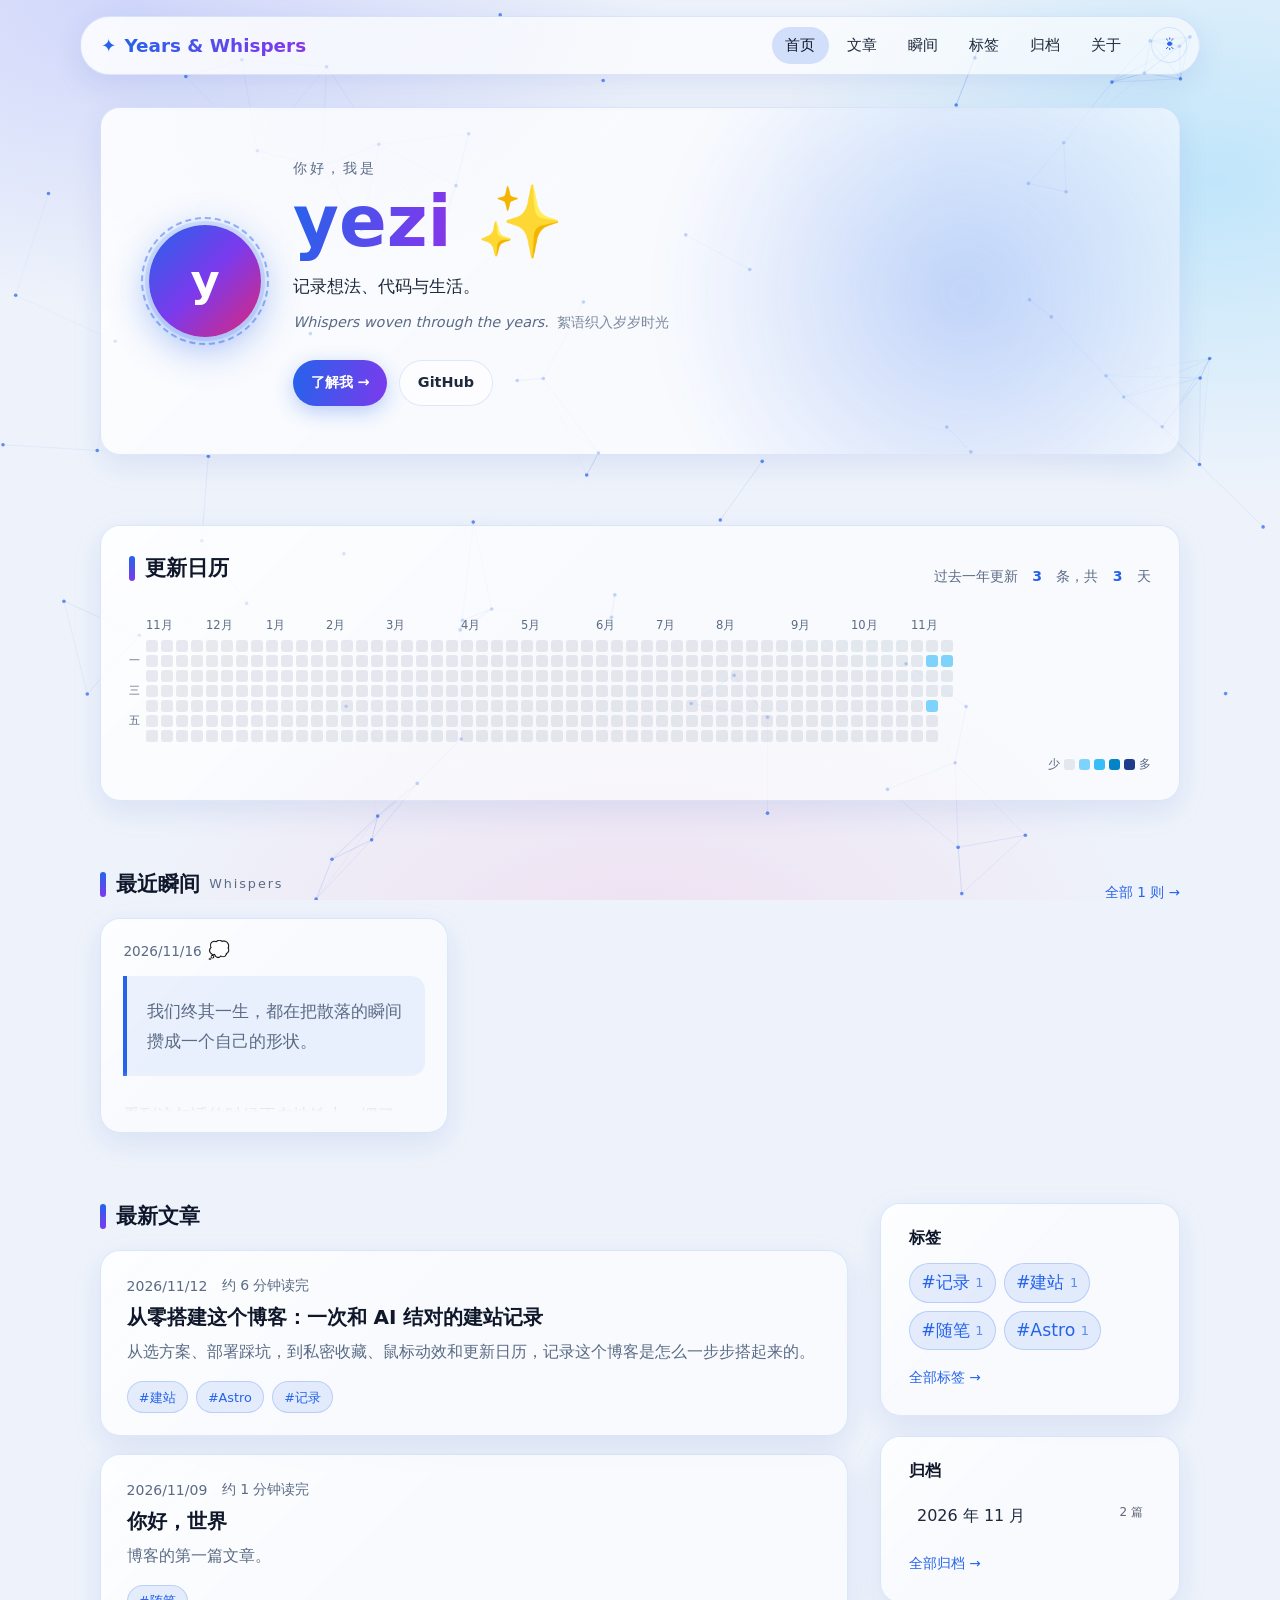
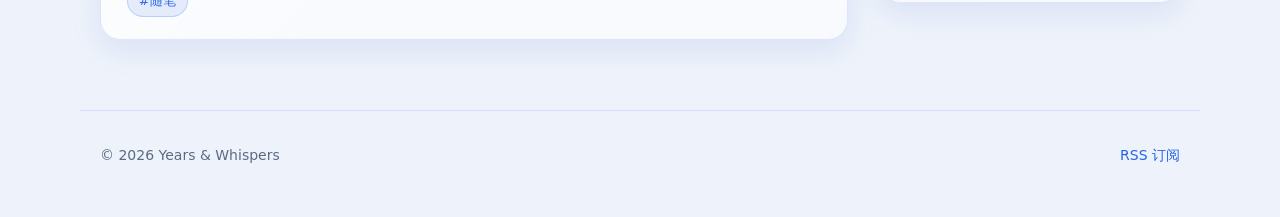
<file: index.html>
<!DOCTYPE html><html lang="zh-CN" data-theme="dark" data-astro-cid-z4jru4n3><head><meta charset="utf-8"><meta name="viewport" content="width=device-width, initial-scale=1"><meta name="description" content="记录想法、代码与生活的角落"><meta name="theme-color" content="#070b1a" media="(prefers-color-scheme: dark)"><meta name="theme-color" content="#eef3fb" media="(prefers-color-scheme: light)"><link rel="canonical" href="https://yyyyyyyyyezi.github.io/"><link rel="icon" type="image/svg+xml" href="/favicon.svg"><link rel="alternate" type="application/rss+xml" title="Years &amp; Whispers" href="/rss.xml"><!-- Open Graph / 社交分享 --><meta property="og:type" content="website"><meta property="og:site_name" content="Years &amp; Whispers"><meta property="og:title" content="Years &amp; Whispers"><meta property="og:description" content="记录想法、代码与生活的角落"><meta property="og:url" content="https://yyyyyyyyyezi.github.io/"><!-- 社交分享图：把 1200×630 的图片放到 public/og-image.jpg 后取消下面这行注释 --><!-- <meta property="og:image" content="/og-image.jpg" /> --><!-- Twitter Card --><meta name="twitter:card" content="summary"><meta name="twitter:title" content="Years &amp; Whispers"><meta name="twitter:description" content="记录想法、代码与生活的角落"><title>Years &amp; Whispers</title><!-- 在页面绘制前确定主题，避免先闪一下深色再变浅色 --><script>
      (() => {
        let theme = 'dark';
        try {
          const saved = localStorage.getItem('theme');
          if (saved === 'light' || saved === 'dark') theme = saved;
          else if (matchMedia('(prefers-color-scheme: light)').matches) theme = 'light';
        } catch {}
        document.documentElement.dataset.theme = theme;
      })();
    </script><link rel="stylesheet" href="/_astro/BaseLayout.ELnf-x5w.css"><style>.entry-list[data-astro-cid-ospazmtw]{gap:1.1rem;margin:0;padding:0;list-style:none;display:grid}.entry[data-astro-cid-ospazmtw]{animation:rise-in .6s var(--ease-out-expo) both;animation-delay:var(--delay);padding:1.4rem 1.6rem}@keyframes rise-in{0%{opacity:0;translate:0 18px}}.entry-link[data-astro-cid-ospazmtw]{z-index:1;border-radius:inherit;position:absolute;inset:0}.entry-tags[data-astro-cid-ospazmtw]{z-index:2;margin-top:.9rem;position:relative}.entry-title[data-astro-cid-ospazmtw]{transition:color var(--duration-fast);margin:.35rem 0 0;font-size:1.25rem}.entry[data-astro-cid-ospazmtw]:hover .entry-title[data-astro-cid-ospazmtw]{color:var(--accent)}.entry-desc[data-astro-cid-ospazmtw]{color:var(--muted);margin:.5rem 0 0}.empty[data-astro-cid-ospazmtw]{text-align:center}
.hero[data-astro-cid-ge2uvauf]{grid-template-columns:auto 1fr;align-items:center;gap:2rem;margin-top:1rem;padding:clamp(1.5rem,1rem + 3vw,3rem);display:grid;overflow:hidden}.hero[data-astro-cid-ge2uvauf]:before{content:"";aspect-ratio:1;background:radial-gradient(circle, rgba(var(--fx-rgb), .25), transparent 65%);filter:blur(20px);pointer-events:none;border-radius:50%;width:60%;animation:9s ease-in-out infinite alternate float;position:absolute;inset:-40% -10% auto auto}@keyframes float{to{translate:-12% 18%}}.avatar[data-astro-cid-ge2uvauf]{color:#fff;background:linear-gradient(135deg, var(--accent), var(--accent-2), var(--accent-3));width:112px;height:112px;box-shadow:0 0 0 4px var(--glass-border), 0 10px 40px rgba(var(--fx-rgb), .45);border-radius:50%;place-items:center;font-size:2.8rem;font-weight:800;display:grid;position:relative}.avatar[data-astro-cid-ge2uvauf] img[data-astro-cid-ge2uvauf]{object-fit:cover;border-radius:50%;width:100%;height:100%}.avatar[data-astro-cid-ge2uvauf]:after{content:"";border:2px dashed rgba(var(--fx-rgb), .45);border-radius:50%;animation:18s linear infinite spin;position:absolute;inset:-8px}@keyframes spin{to{rotate:360deg}}.hero-body[data-astro-cid-ge2uvauf]{position:relative}.hello[data-astro-cid-ge2uvauf]{color:var(--muted);letter-spacing:.2em;margin:0;font-size:.85rem}.hero-name[data-astro-cid-ge2uvauf]{font-size:var(--text-hero);margin:.2rem 0 .6rem;line-height:1.1}.tagline[data-astro-cid-ge2uvauf]{max-width:40em;margin:0;font-size:1.05rem}.brand-slogan[data-astro-cid-ge2uvauf]{color:var(--muted);flex-wrap:wrap;align-items:baseline;gap:.5rem;margin:.6rem 0 0;font-size:.9rem;font-style:italic;display:flex}.brand-slogan[data-astro-cid-ge2uvauf] span[data-astro-cid-ge2uvauf]{opacity:.8;font-style:normal}.skills[data-astro-cid-ge2uvauf]{margin:1.1rem 0 0;padding:0;list-style:none}.actions[data-astro-cid-ge2uvauf]{flex-wrap:wrap;gap:.75rem;margin-top:1.5rem;display:flex}@media (width<=640px){.hero[data-astro-cid-ge2uvauf]{text-align:center;grid-template-columns:1fr;justify-items:center}.skills[data-astro-cid-ge2uvauf],.actions[data-astro-cid-ge2uvauf]{justify-content:center}}.see-all[data-astro-cid-lcdefpme]{text-align:center;margin-top:1.5rem}.section-head[data-astro-cid-lcdefpme]{flex-wrap:wrap;justify-content:space-between;align-items:baseline;gap:1rem;display:flex}.section-head[data-astro-cid-lcdefpme] .en[data-astro-cid-lcdefpme]{color:var(--muted);letter-spacing:.15em;font-size:.8rem;font-weight:400}.more[data-astro-cid-lcdefpme]{white-space:nowrap;font-size:.85rem}.whisper-preview[data-astro-cid-lcdefpme]{grid-template-columns:repeat(3,1fr);align-items:start;gap:1.1rem;display:grid}@media (width<=900px){.whisper-preview[data-astro-cid-lcdefpme]{grid-template-columns:1fr}}
.widget-title[data-astro-cid-wv7whodv]{margin:0 0 .9rem;font-size:1rem}.archive-list[data-astro-cid-wv7whodv]{margin:0;padding:0;list-style:none}.archive-list[data-astro-cid-wv7whodv] a[data-astro-cid-wv7whodv]{color:var(--fg);transition:background var(--duration-fast), color var(--duration-fast);border-radius:8px;justify-content:space-between;padding:.35rem .5rem;display:flex}.archive-list[data-astro-cid-wv7whodv] a[data-astro-cid-wv7whodv]:hover{color:var(--accent);background:rgba(var(--fx-rgb), .1)}.more[data-astro-cid-wv7whodv]{margin-top:.9rem;font-size:.85rem;display:inline-block}
.calendar-head[data-astro-cid-zra5vnll]{flex-wrap:wrap;justify-content:space-between;align-items:baseline;gap:.5rem 1rem;display:flex}.calendar-head[data-astro-cid-zra5vnll] .section-title[data-astro-cid-zra5vnll]{margin:0}.calendar-head[data-astro-cid-zra5vnll] strong[data-astro-cid-zra5vnll]{color:var(--accent)}.calendar-scroll[data-astro-cid-zra5vnll]{padding:.75rem 0 .25rem;overflow-x:auto}.calendar-grid[data-astro-cid-zra5vnll]{--cell:12px;--gap:3px;grid-template-columns:auto 1fr;gap:4px 6px;width:max-content;display:grid}.calendar-months[data-astro-cid-zra5vnll]{grid-column:2;grid-template-columns:repeat(var(--weeks), var(--cell));column-gap:var(--gap);color:var(--muted);white-space:nowrap;font-size:.72rem;display:grid}.calendar-weekdays[data-astro-cid-zra5vnll]{grid-template-rows:repeat(7, var(--cell));row-gap:var(--gap);font-size:.68rem;line-height:var(--cell);color:var(--muted);display:grid}.calendar-cells[data-astro-cid-zra5vnll]{grid-auto-flow:column;grid-template-rows:repeat(7, var(--cell));grid-auto-columns:var(--cell);gap:var(--gap);display:grid}.cell[data-astro-cid-zra5vnll]{width:var(--cell,12px);height:var(--cell,12px);background:var(--cal-0);transition:transform var(--duration-fast), box-shadow var(--duration-fast);border-radius:3px;display:inline-block}.cell[data-astro-cid-zra5vnll].is-empty{background:0 0}.cell[data-astro-cid-zra5vnll].level-1{background:var(--cal-1)}.cell[data-astro-cid-zra5vnll].level-2{background:var(--cal-2)}.cell[data-astro-cid-zra5vnll].level-3{background:var(--cal-3)}.cell[data-astro-cid-zra5vnll].level-4{background:var(--cal-4)}.calendar-cells[data-astro-cid-zra5vnll] .cell[data-astro-cid-zra5vnll]:not(.is-empty):hover{box-shadow:0 0 0 2px var(--bg), 0 0 10px rgba(var(--fx-rgb), .7);transform:scale(1.35)}.calendar-legend[data-astro-cid-zra5vnll]{justify-content:flex-end;gap:4px;margin-top:.5rem;font-size:.75rem}.calendar-legend[data-astro-cid-zra5vnll] .cell[data-astro-cid-zra5vnll]{--cell:11px}
.whisper[data-astro-cid-zys5lgud]{animation:rise-in .6s var(--ease-out-expo) both;padding:1.5rem 1.7rem}@keyframes rise-in{0%{opacity:0;translate:0 16px}}.whisper-head[data-astro-cid-zys5lgud]{color:var(--muted);flex-wrap:wrap;align-items:baseline;gap:.4rem;font-size:.85rem;display:flex}.whisper-head[data-astro-cid-zys5lgud] time[data-astro-cid-zys5lgud]{font-variant-numeric:tabular-nums}.mood[data-astro-cid-zys5lgud]{font-size:1.1rem;line-height:1}.location[data-astro-cid-zys5lgud]{opacity:.85}.whisper-title[data-astro-cid-zys5lgud]{margin:.5rem 0 0;font-size:1.2rem}.whisper-body[data-astro-cid-zys5lgud]{margin-top:.75rem}.whisper-body[data-astro-cid-zys5lgud] p{margin:.5rem 0}.whisper-body[data-astro-cid-zys5lgud]>:first-child{margin-top:0}.whisper-body[data-astro-cid-zys5lgud]>:last-child{margin-bottom:0}.whisper-tags[data-astro-cid-zys5lgud]{margin-top:1rem}.compact[data-astro-cid-zys5lgud]{padding:1.25rem 1.4rem}.compact[data-astro-cid-zys5lgud] .whisper-body[data-astro-cid-zys5lgud]{max-height:8.5rem;overflow:hidden;-webkit-mask-image:linear-gradient(#000 70%,#0000);mask-image:linear-gradient(#000 70%,#0000)}
</style></head><body data-astro-cid-z4jru4n3><a class="skip-link" href="#main-content" data-astro-cid-z4jru4n3>跳转到正文</a><canvas id="fx-background" class="fx-canvas" aria-hidden="true" data-astro-cid-z4jru4n3></canvas><canvas id="fx-overlay" class="fx-canvas" aria-hidden="true" data-astro-cid-z4jru4n3></canvas><div class="fx-cursor-dot" aria-hidden="true" data-astro-cid-z4jru4n3></div><div class="fx-cursor-ring" aria-hidden="true" data-astro-cid-z4jru4n3></div><header class="site-header" data-astro-cid-z4jru4n3><nav class="nav glass container" aria-label="主导航" data-astro-cid-z4jru4n3><a class="logo" href="/" data-astro-cid-z4jru4n3><span class="logo-mark" data-astro-cid-z4jru4n3>✦</span><span class="gradient-text" data-astro-cid-z4jru4n3>Years &amp; Whispers</span></a><ul class="nav-links" data-astro-cid-z4jru4n3><li data-astro-cid-z4jru4n3><a href="/" aria-current="page" data-astro-cid-z4jru4n3>首页</a></li><li data-astro-cid-z4jru4n3><a href="/posts/" data-astro-cid-z4jru4n3>文章</a></li><li data-astro-cid-z4jru4n3><a href="/whispers/" data-astro-cid-z4jru4n3>瞬间</a></li><li data-astro-cid-z4jru4n3><a href="/tags/" data-astro-cid-z4jru4n3>标签</a></li><li data-astro-cid-z4jru4n3><a href="/archive/" data-astro-cid-z4jru4n3>归档</a></li><li data-astro-cid-z4jru4n3><a href="/about/" data-astro-cid-z4jru4n3>关于</a></li></ul><button class="theme-toggle" type="button" data-theme-toggle aria-label="切换深浅色" data-astro-cid-z4jru4n3><span class="icon-sun" aria-hidden="true" data-astro-cid-z4jru4n3>☀</span><span class="icon-moon" aria-hidden="true" data-astro-cid-z4jru4n3>☾</span></button></nav></header><main id="main-content" class="container" tabindex="-1" data-astro-cid-z4jru4n3><section class="hero glass tilt" data-astro-cid-ge2uvauf><div class="avatar" data-astro-cid-ge2uvauf><span aria-hidden="true" data-astro-cid-ge2uvauf>y</span></div><div class="hero-body" data-astro-cid-ge2uvauf><p class="hello" data-astro-cid-ge2uvauf>你好，我是</p><h1 class="hero-name" data-astro-cid-ge2uvauf><span class="gradient-text" data-astro-cid-ge2uvauf>yezi</span> ✨</h1><p class="tagline" data-astro-cid-ge2uvauf>记录想法、代码与生活。</p><p class="brand-slogan" data-astro-cid-ge2uvauf>Whispers woven through the years.<span data-astro-cid-ge2uvauf>絮语织入岁岁时光</span></p><div class="actions" data-astro-cid-ge2uvauf><a class="btn" href="/about/" data-astro-cid-ge2uvauf>了解我 →</a><a class="btn btn-ghost" href="https://github.com/yyyyyyyyyezi" target="_blank" rel="noopener noreferrer" data-astro-cid-ge2uvauf>GitHub</a></div></div></section><div class="section" data-astro-cid-lcdefpme><section class="calendar glass glass-pad" aria-label="更新日历" data-astro-cid-zra5vnll><header class="calendar-head" data-astro-cid-zra5vnll><h2 class="section-title" data-astro-cid-zra5vnll>更新日历</h2><p class="meta" data-astro-cid-zra5vnll>过去一年更新 <strong data-astro-cid-zra5vnll>3</strong> 条，共 <strong data-astro-cid-zra5vnll>3</strong> 天</p></header><div class="calendar-scroll" data-astro-cid-zra5vnll><div class="calendar-grid" style="--weeks: 54" data-astro-cid-zra5vnll><div class="calendar-months" aria-hidden="true" data-astro-cid-zra5vnll><span style="grid-column: 1" data-astro-cid-zra5vnll>11月</span><span style="grid-column: 5" data-astro-cid-zra5vnll>12月</span><span style="grid-column: 9" data-astro-cid-zra5vnll>1月</span><span style="grid-column: 13" data-astro-cid-zra5vnll>2月</span><span style="grid-column: 17" data-astro-cid-zra5vnll>3月</span><span style="grid-column: 22" data-astro-cid-zra5vnll>4月</span><span style="grid-column: 26" data-astro-cid-zra5vnll>5月</span><span style="grid-column: 31" data-astro-cid-zra5vnll>6月</span><span style="grid-column: 35" data-astro-cid-zra5vnll>7月</span><span style="grid-column: 39" data-astro-cid-zra5vnll>8月</span><span style="grid-column: 44" data-astro-cid-zra5vnll>9月</span><span style="grid-column: 48" data-astro-cid-zra5vnll>10月</span><span style="grid-column: 52" data-astro-cid-zra5vnll>11月</span></div><div class="calendar-weekdays" aria-hidden="true" data-astro-cid-zra5vnll><span data-astro-cid-zra5vnll></span><span data-astro-cid-zra5vnll>一</span><span data-astro-cid-zra5vnll></span><span data-astro-cid-zra5vnll>三</span><span data-astro-cid-zra5vnll></span><span data-astro-cid-zra5vnll>五</span><span data-astro-cid-zra5vnll></span></div><div class="calendar-cells" role="img" aria-label="过去一年更新 3 条" data-astro-cid-zra5vnll><span class="cell level-0" title="2025-11-09：没有更新" data-astro-cid-zra5vnll></span><span class="cell level-0" title="2025-11-10：没有更新" data-astro-cid-zra5vnll></span><span class="cell level-0" title="2025-11-11：没有更新" data-astro-cid-zra5vnll></span><span class="cell level-0" title="2025-11-12：没有更新" data-astro-cid-zra5vnll></span><span class="cell level-0" title="2025-11-13：没有更新" data-astro-cid-zra5vnll></span><span class="cell level-0" title="2025-11-14：没有更新" data-astro-cid-zra5vnll></span><span class="cell level-0" title="2025-11-15：没有更新" data-astro-cid-zra5vnll></span><span class="cell level-0" title="2025-11-16：没有更新" data-astro-cid-zra5vnll></span><span class="cell level-0" title="2025-11-17：没有更新" data-astro-cid-zra5vnll></span><span class="cell level-0" title="2025-11-18：没有更新" data-astro-cid-zra5vnll></span><span class="cell level-0" title="2025-11-19：没有更新" data-astro-cid-zra5vnll></span><span class="cell level-0" title="2025-11-20：没有更新" data-astro-cid-zra5vnll></span><span class="cell level-0" title="2025-11-21：没有更新" data-astro-cid-zra5vnll></span><span class="cell level-0" title="2025-11-22：没有更新" data-astro-cid-zra5vnll></span><span class="cell level-0" title="2025-11-23：没有更新" data-astro-cid-zra5vnll></span><span class="cell level-0" title="2025-11-24：没有更新" data-astro-cid-zra5vnll></span><span class="cell level-0" title="2025-11-25：没有更新" data-astro-cid-zra5vnll></span><span class="cell level-0" title="2025-11-26：没有更新" data-astro-cid-zra5vnll></span><span class="cell level-0" title="2025-11-27：没有更新" data-astro-cid-zra5vnll></span><span class="cell level-0" title="2025-11-28：没有更新" data-astro-cid-zra5vnll></span><span class="cell level-0" title="2025-11-29：没有更新" data-astro-cid-zra5vnll></span><span class="cell level-0" title="2025-11-30：没有更新" data-astro-cid-zra5vnll></span><span class="cell level-0" title="2025-12-01：没有更新" data-astro-cid-zra5vnll></span><span class="cell level-0" title="2025-12-02：没有更新" data-astro-cid-zra5vnll></span><span class="cell level-0" title="2025-12-03：没有更新" data-astro-cid-zra5vnll></span><span class="cell level-0" title="2025-12-04：没有更新" data-astro-cid-zra5vnll></span><span class="cell level-0" title="2025-12-05：没有更新" data-astro-cid-zra5vnll></span><span class="cell level-0" title="2025-12-06：没有更新" data-astro-cid-zra5vnll></span><span class="cell level-0" title="2025-12-07：没有更新" data-astro-cid-zra5vnll></span><span class="cell level-0" title="2025-12-08：没有更新" data-astro-cid-zra5vnll></span><span class="cell level-0" title="2025-12-09：没有更新" data-astro-cid-zra5vnll></span><span class="cell level-0" title="2025-12-10：没有更新" data-astro-cid-zra5vnll></span><span class="cell level-0" title="2025-12-11：没有更新" data-astro-cid-zra5vnll></span><span class="cell level-0" title="2025-12-12：没有更新" data-astro-cid-zra5vnll></span><span class="cell level-0" title="2025-12-13：没有更新" data-astro-cid-zra5vnll></span><span class="cell level-0" title="2025-12-14：没有更新" data-astro-cid-zra5vnll></span><span class="cell level-0" title="2025-12-15：没有更新" data-astro-cid-zra5vnll></span><span class="cell level-0" title="2025-12-16：没有更新" data-astro-cid-zra5vnll></span><span class="cell level-0" title="2025-12-17：没有更新" data-astro-cid-zra5vnll></span><span class="cell level-0" title="2025-12-18：没有更新" data-astro-cid-zra5vnll></span><span class="cell level-0" title="2025-12-19：没有更新" data-astro-cid-zra5vnll></span><span class="cell level-0" title="2025-12-20：没有更新" data-astro-cid-zra5vnll></span><span class="cell level-0" title="2025-12-21：没有更新" data-astro-cid-zra5vnll></span><span class="cell level-0" title="2025-12-22：没有更新" data-astro-cid-zra5vnll></span><span class="cell level-0" title="2025-12-23：没有更新" data-astro-cid-zra5vnll></span><span class="cell level-0" title="2025-12-24：没有更新" data-astro-cid-zra5vnll></span><span class="cell level-0" title="2025-12-25：没有更新" data-astro-cid-zra5vnll></span><span class="cell level-0" title="2025-12-26：没有更新" data-astro-cid-zra5vnll></span><span class="cell level-0" title="2025-12-27：没有更新" data-astro-cid-zra5vnll></span><span class="cell level-0" title="2025-12-28：没有更新" data-astro-cid-zra5vnll></span><span class="cell level-0" title="2025-12-29：没有更新" data-astro-cid-zra5vnll></span><span class="cell level-0" title="2025-12-30：没有更新" data-astro-cid-zra5vnll></span><span class="cell level-0" title="2025-12-31：没有更新" data-astro-cid-zra5vnll></span><span class="cell level-0" title="2026-01-01：没有更新" data-astro-cid-zra5vnll></span><span class="cell level-0" title="2026-01-02：没有更新" data-astro-cid-zra5vnll></span><span class="cell level-0" title="2026-01-03：没有更新" data-astro-cid-zra5vnll></span><span class="cell level-0" title="2026-01-04：没有更新" data-astro-cid-zra5vnll></span><span class="cell level-0" title="2026-01-05：没有更新" data-astro-cid-zra5vnll></span><span class="cell level-0" title="2026-01-06：没有更新" data-astro-cid-zra5vnll></span><span class="cell level-0" title="2026-01-07：没有更新" data-astro-cid-zra5vnll></span><span class="cell level-0" title="2026-01-08：没有更新" data-astro-cid-zra5vnll></span><span class="cell level-0" title="2026-01-09：没有更新" data-astro-cid-zra5vnll></span><span class="cell level-0" title="2026-01-10：没有更新" data-astro-cid-zra5vnll></span><span class="cell level-0" title="2026-01-11：没有更新" data-astro-cid-zra5vnll></span><span class="cell level-0" title="2026-01-12：没有更新" data-astro-cid-zra5vnll></span><span class="cell level-0" title="2026-01-13：没有更新" data-astro-cid-zra5vnll></span><span class="cell level-0" title="2026-01-14：没有更新" data-astro-cid-zra5vnll></span><span class="cell level-0" title="2026-01-15：没有更新" data-astro-cid-zra5vnll></span><span class="cell level-0" title="2026-01-16：没有更新" data-astro-cid-zra5vnll></span><span class="cell level-0" title="2026-01-17：没有更新" data-astro-cid-zra5vnll></span><span class="cell level-0" title="2026-01-18：没有更新" data-astro-cid-zra5vnll></span><span class="cell level-0" title="2026-01-19：没有更新" data-astro-cid-zra5vnll></span><span class="cell level-0" title="2026-01-20：没有更新" data-astro-cid-zra5vnll></span><span class="cell level-0" title="2026-01-21：没有更新" data-astro-cid-zra5vnll></span><span class="cell level-0" title="2026-01-22：没有更新" data-astro-cid-zra5vnll></span><span class="cell level-0" title="2026-01-23：没有更新" data-astro-cid-zra5vnll></span><span class="cell level-0" title="2026-01-24：没有更新" data-astro-cid-zra5vnll></span><span class="cell level-0" title="2026-01-25：没有更新" data-astro-cid-zra5vnll></span><span class="cell level-0" title="2026-01-26：没有更新" data-astro-cid-zra5vnll></span><span class="cell level-0" title="2026-01-27：没有更新" data-astro-cid-zra5vnll></span><span class="cell level-0" title="2026-01-28：没有更新" data-astro-cid-zra5vnll></span><span class="cell level-0" title="2026-01-29：没有更新" data-astro-cid-zra5vnll></span><span class="cell level-0" title="2026-01-30：没有更新" data-astro-cid-zra5vnll></span><span class="cell level-0" title="2026-01-31：没有更新" data-astro-cid-zra5vnll></span><span class="cell level-0" title="2026-02-01：没有更新" data-astro-cid-zra5vnll></span><span class="cell level-0" title="2026-02-02：没有更新" data-astro-cid-zra5vnll></span><span class="cell level-0" title="2026-02-03：没有更新" data-astro-cid-zra5vnll></span><span class="cell level-0" title="2026-02-04：没有更新" data-astro-cid-zra5vnll></span><span class="cell level-0" title="2026-02-05：没有更新" data-astro-cid-zra5vnll></span><span class="cell level-0" title="2026-02-06：没有更新" data-astro-cid-zra5vnll></span><span class="cell level-0" title="2026-02-07：没有更新" data-astro-cid-zra5vnll></span><span class="cell level-0" title="2026-02-08：没有更新" data-astro-cid-zra5vnll></span><span class="cell level-0" title="2026-02-09：没有更新" data-astro-cid-zra5vnll></span><span class="cell level-0" title="2026-02-10：没有更新" data-astro-cid-zra5vnll></span><span class="cell level-0" title="2026-02-11：没有更新" data-astro-cid-zra5vnll></span><span class="cell level-0" title="2026-02-12：没有更新" data-astro-cid-zra5vnll></span><span class="cell level-0" title="2026-02-13：没有更新" data-astro-cid-zra5vnll></span><span class="cell level-0" title="2026-02-14：没有更新" data-astro-cid-zra5vnll></span><span class="cell level-0" title="2026-02-15：没有更新" data-astro-cid-zra5vnll></span><span class="cell level-0" title="2026-02-16：没有更新" data-astro-cid-zra5vnll></span><span class="cell level-0" title="2026-02-17：没有更新" data-astro-cid-zra5vnll></span><span class="cell level-0" title="2026-02-18：没有更新" data-astro-cid-zra5vnll></span><span class="cell level-0" title="2026-02-19：没有更新" data-astro-cid-zra5vnll></span><span class="cell level-0" title="2026-02-20：没有更新" data-astro-cid-zra5vnll></span><span class="cell level-0" title="2026-02-21：没有更新" data-astro-cid-zra5vnll></span><span class="cell level-0" title="2026-02-22：没有更新" data-astro-cid-zra5vnll></span><span class="cell level-0" title="2026-02-23：没有更新" data-astro-cid-zra5vnll></span><span class="cell level-0" title="2026-02-24：没有更新" data-astro-cid-zra5vnll></span><span class="cell level-0" title="2026-02-25：没有更新" data-astro-cid-zra5vnll></span><span class="cell level-0" title="2026-02-26：没有更新" data-astro-cid-zra5vnll></span><span class="cell level-0" title="2026-02-27：没有更新" data-astro-cid-zra5vnll></span><span class="cell level-0" title="2026-02-28：没有更新" data-astro-cid-zra5vnll></span><span class="cell level-0" title="2026-03-01：没有更新" data-astro-cid-zra5vnll></span><span class="cell level-0" title="2026-03-02：没有更新" data-astro-cid-zra5vnll></span><span class="cell level-0" title="2026-03-03：没有更新" data-astro-cid-zra5vnll></span><span class="cell level-0" title="2026-03-04：没有更新" data-astro-cid-zra5vnll></span><span class="cell level-0" title="2026-03-05：没有更新" data-astro-cid-zra5vnll></span><span class="cell level-0" title="2026-03-06：没有更新" data-astro-cid-zra5vnll></span><span class="cell level-0" title="2026-03-07：没有更新" data-astro-cid-zra5vnll></span><span class="cell level-0" title="2026-03-08：没有更新" data-astro-cid-zra5vnll></span><span class="cell level-0" title="2026-03-09：没有更新" data-astro-cid-zra5vnll></span><span class="cell level-0" title="2026-03-10：没有更新" data-astro-cid-zra5vnll></span><span class="cell level-0" title="2026-03-11：没有更新" data-astro-cid-zra5vnll></span><span class="cell level-0" title="2026-03-12：没有更新" data-astro-cid-zra5vnll></span><span class="cell level-0" title="2026-03-13：没有更新" data-astro-cid-zra5vnll></span><span class="cell level-0" title="2026-03-14：没有更新" data-astro-cid-zra5vnll></span><span class="cell level-0" title="2026-03-15：没有更新" data-astro-cid-zra5vnll></span><span class="cell level-0" title="2026-03-16：没有更新" data-astro-cid-zra5vnll></span><span class="cell level-0" title="2026-03-17：没有更新" data-astro-cid-zra5vnll></span><span class="cell level-0" title="2026-03-18：没有更新" data-astro-cid-zra5vnll></span><span class="cell level-0" title="2026-03-19：没有更新" data-astro-cid-zra5vnll></span><span class="cell level-0" title="2026-03-20：没有更新" data-astro-cid-zra5vnll></span><span class="cell level-0" title="2026-03-21：没有更新" data-astro-cid-zra5vnll></span><span class="cell level-0" title="2026-03-22：没有更新" data-astro-cid-zra5vnll></span><span class="cell level-0" title="2026-03-23：没有更新" data-astro-cid-zra5vnll></span><span class="cell level-0" title="2026-03-24：没有更新" data-astro-cid-zra5vnll></span><span class="cell level-0" title="2026-03-25：没有更新" data-astro-cid-zra5vnll></span><span class="cell level-0" title="2026-03-26：没有更新" data-astro-cid-zra5vnll></span><span class="cell level-0" title="2026-03-27：没有更新" data-astro-cid-zra5vnll></span><span class="cell level-0" title="2026-03-28：没有更新" data-astro-cid-zra5vnll></span><span class="cell level-0" title="2026-03-29：没有更新" data-astro-cid-zra5vnll></span><span class="cell level-0" title="2026-03-30：没有更新" data-astro-cid-zra5vnll></span><span class="cell level-0" title="2026-03-31：没有更新" data-astro-cid-zra5vnll></span><span class="cell level-0" title="2026-04-01：没有更新" data-astro-cid-zra5vnll></span><span class="cell level-0" title="2026-04-02：没有更新" data-astro-cid-zra5vnll></span><span class="cell level-0" title="2026-04-03：没有更新" data-astro-cid-zra5vnll></span><span class="cell level-0" title="2026-04-04：没有更新" data-astro-cid-zra5vnll></span><span class="cell level-0" title="2026-04-05：没有更新" data-astro-cid-zra5vnll></span><span class="cell level-0" title="2026-04-06：没有更新" data-astro-cid-zra5vnll></span><span class="cell level-0" title="2026-04-07：没有更新" data-astro-cid-zra5vnll></span><span class="cell level-0" title="2026-04-08：没有更新" data-astro-cid-zra5vnll></span><span class="cell level-0" title="2026-04-09：没有更新" data-astro-cid-zra5vnll></span><span class="cell level-0" title="2026-04-10：没有更新" data-astro-cid-zra5vnll></span><span class="cell level-0" title="2026-04-11：没有更新" data-astro-cid-zra5vnll></span><span class="cell level-0" title="2026-04-12：没有更新" data-astro-cid-zra5vnll></span><span class="cell level-0" title="2026-04-13：没有更新" data-astro-cid-zra5vnll></span><span class="cell level-0" title="2026-04-14：没有更新" data-astro-cid-zra5vnll></span><span class="cell level-0" title="2026-04-15：没有更新" data-astro-cid-zra5vnll></span><span class="cell level-0" title="2026-04-16：没有更新" data-astro-cid-zra5vnll></span><span class="cell level-0" title="2026-04-17：没有更新" data-astro-cid-zra5vnll></span><span class="cell level-0" title="2026-04-18：没有更新" data-astro-cid-zra5vnll></span><span class="cell level-0" title="2026-04-19：没有更新" data-astro-cid-zra5vnll></span><span class="cell level-0" title="2026-04-20：没有更新" data-astro-cid-zra5vnll></span><span class="cell level-0" title="2026-04-21：没有更新" data-astro-cid-zra5vnll></span><span class="cell level-0" title="2026-04-22：没有更新" data-astro-cid-zra5vnll></span><span class="cell level-0" title="2026-04-23：没有更新" data-astro-cid-zra5vnll></span><span class="cell level-0" title="2026-04-24：没有更新" data-astro-cid-zra5vnll></span><span class="cell level-0" title="2026-04-25：没有更新" data-astro-cid-zra5vnll></span><span class="cell level-0" title="2026-04-26：没有更新" data-astro-cid-zra5vnll></span><span class="cell level-0" title="2026-04-27：没有更新" data-astro-cid-zra5vnll></span><span class="cell level-0" title="2026-04-28：没有更新" data-astro-cid-zra5vnll></span><span class="cell level-0" title="2026-04-29：没有更新" data-astro-cid-zra5vnll></span><span class="cell level-0" title="2026-04-30：没有更新" data-astro-cid-zra5vnll></span><span class="cell level-0" title="2026-05-01：没有更新" data-astro-cid-zra5vnll></span><span class="cell level-0" title="2026-05-02：没有更新" data-astro-cid-zra5vnll></span><span class="cell level-0" title="2026-05-03：没有更新" data-astro-cid-zra5vnll></span><span class="cell level-0" title="2026-05-04：没有更新" data-astro-cid-zra5vnll></span><span class="cell level-0" title="2026-05-05：没有更新" data-astro-cid-zra5vnll></span><span class="cell level-0" title="2026-05-06：没有更新" data-astro-cid-zra5vnll></span><span class="cell level-0" title="2026-05-07：没有更新" data-astro-cid-zra5vnll></span><span class="cell level-0" title="2026-05-08：没有更新" data-astro-cid-zra5vnll></span><span class="cell level-0" title="2026-05-09：没有更新" data-astro-cid-zra5vnll></span><span class="cell level-0" title="2026-05-10：没有更新" data-astro-cid-zra5vnll></span><span class="cell level-0" title="2026-05-11：没有更新" data-astro-cid-zra5vnll></span><span class="cell level-0" title="2026-05-12：没有更新" data-astro-cid-zra5vnll></span><span class="cell level-0" title="2026-05-13：没有更新" data-astro-cid-zra5vnll></span><span class="cell level-0" title="2026-05-14：没有更新" data-astro-cid-zra5vnll></span><span class="cell level-0" title="2026-05-15：没有更新" data-astro-cid-zra5vnll></span><span class="cell level-0" title="2026-05-16：没有更新" data-astro-cid-zra5vnll></span><span class="cell level-0" title="2026-05-17：没有更新" data-astro-cid-zra5vnll></span><span class="cell level-0" title="2026-05-18：没有更新" data-astro-cid-zra5vnll></span><span class="cell level-0" title="2026-05-19：没有更新" data-astro-cid-zra5vnll></span><span class="cell level-0" title="2026-05-20：没有更新" data-astro-cid-zra5vnll></span><span class="cell level-0" title="2026-05-21：没有更新" data-astro-cid-zra5vnll></span><span class="cell level-0" title="2026-05-22：没有更新" data-astro-cid-zra5vnll></span><span class="cell level-0" title="2026-05-23：没有更新" data-astro-cid-zra5vnll></span><span class="cell level-0" title="2026-05-24：没有更新" data-astro-cid-zra5vnll></span><span class="cell level-0" title="2026-05-25：没有更新" data-astro-cid-zra5vnll></span><span class="cell level-0" title="2026-05-26：没有更新" data-astro-cid-zra5vnll></span><span class="cell level-0" title="2026-05-27：没有更新" data-astro-cid-zra5vnll></span><span class="cell level-0" title="2026-05-28：没有更新" data-astro-cid-zra5vnll></span><span class="cell level-0" title="2026-05-29：没有更新" data-astro-cid-zra5vnll></span><span class="cell level-0" title="2026-05-30：没有更新" data-astro-cid-zra5vnll></span><span class="cell level-0" title="2026-05-31：没有更新" data-astro-cid-zra5vnll></span><span class="cell level-0" title="2026-06-01：没有更新" data-astro-cid-zra5vnll></span><span class="cell level-0" title="2026-06-02：没有更新" data-astro-cid-zra5vnll></span><span class="cell level-0" title="2026-06-03：没有更新" data-astro-cid-zra5vnll></span><span class="cell level-0" title="2026-06-04：没有更新" data-astro-cid-zra5vnll></span><span class="cell level-0" title="2026-06-05：没有更新" data-astro-cid-zra5vnll></span><span class="cell level-0" title="2026-06-06：没有更新" data-astro-cid-zra5vnll></span><span class="cell level-0" title="2026-06-07：没有更新" data-astro-cid-zra5vnll></span><span class="cell level-0" title="2026-06-08：没有更新" data-astro-cid-zra5vnll></span><span class="cell level-0" title="2026-06-09：没有更新" data-astro-cid-zra5vnll></span><span class="cell level-0" title="2026-06-10：没有更新" data-astro-cid-zra5vnll></span><span class="cell level-0" title="2026-06-11：没有更新" data-astro-cid-zra5vnll></span><span class="cell level-0" title="2026-06-12：没有更新" data-astro-cid-zra5vnll></span><span class="cell level-0" title="2026-06-13：没有更新" data-astro-cid-zra5vnll></span><span class="cell level-0" title="2026-06-14：没有更新" data-astro-cid-zra5vnll></span><span class="cell level-0" title="2026-06-15：没有更新" data-astro-cid-zra5vnll></span><span class="cell level-0" title="2026-06-16：没有更新" data-astro-cid-zra5vnll></span><span class="cell level-0" title="2026-06-17：没有更新" data-astro-cid-zra5vnll></span><span class="cell level-0" title="2026-06-18：没有更新" data-astro-cid-zra5vnll></span><span class="cell level-0" title="2026-06-19：没有更新" data-astro-cid-zra5vnll></span><span class="cell level-0" title="2026-06-20：没有更新" data-astro-cid-zra5vnll></span><span class="cell level-0" title="2026-06-21：没有更新" data-astro-cid-zra5vnll></span><span class="cell level-0" title="2026-06-22：没有更新" data-astro-cid-zra5vnll></span><span class="cell level-0" title="2026-06-23：没有更新" data-astro-cid-zra5vnll></span><span class="cell level-0" title="2026-06-24：没有更新" data-astro-cid-zra5vnll></span><span class="cell level-0" title="2026-06-25：没有更新" data-astro-cid-zra5vnll></span><span class="cell level-0" title="2026-06-26：没有更新" data-astro-cid-zra5vnll></span><span class="cell level-0" title="2026-06-27：没有更新" data-astro-cid-zra5vnll></span><span class="cell level-0" title="2026-06-28：没有更新" data-astro-cid-zra5vnll></span><span class="cell level-0" title="2026-06-29：没有更新" data-astro-cid-zra5vnll></span><span class="cell level-0" title="2026-06-30：没有更新" data-astro-cid-zra5vnll></span><span class="cell level-0" title="2026-07-01：没有更新" data-astro-cid-zra5vnll></span><span class="cell level-0" title="2026-07-02：没有更新" data-astro-cid-zra5vnll></span><span class="cell level-0" title="2026-07-03：没有更新" data-astro-cid-zra5vnll></span><span class="cell level-0" title="2026-07-04：没有更新" data-astro-cid-zra5vnll></span><span class="cell level-0" title="2026-07-05：没有更新" data-astro-cid-zra5vnll></span><span class="cell level-0" title="2026-07-06：没有更新" data-astro-cid-zra5vnll></span><span class="cell level-0" title="2026-07-07：没有更新" data-astro-cid-zra5vnll></span><span class="cell level-0" title="2026-07-08：没有更新" data-astro-cid-zra5vnll></span><span class="cell level-0" title="2026-07-09：没有更新" data-astro-cid-zra5vnll></span><span class="cell level-0" title="2026-07-10：没有更新" data-astro-cid-zra5vnll></span><span class="cell level-0" title="2026-07-11：没有更新" data-astro-cid-zra5vnll></span><span class="cell level-0" title="2026-07-12：没有更新" data-astro-cid-zra5vnll></span><span class="cell level-0" title="2026-07-13：没有更新" data-astro-cid-zra5vnll></span><span class="cell level-0" title="2026-07-14：没有更新" data-astro-cid-zra5vnll></span><span class="cell level-0" title="2026-07-15：没有更新" data-astro-cid-zra5vnll></span><span class="cell level-0" title="2026-07-16：没有更新" data-astro-cid-zra5vnll></span><span class="cell level-0" title="2026-07-17：没有更新" data-astro-cid-zra5vnll></span><span class="cell level-0" title="2026-07-18：没有更新" data-astro-cid-zra5vnll></span><span class="cell level-0" title="2026-07-19：没有更新" data-astro-cid-zra5vnll></span><span class="cell level-0" title="2026-07-20：没有更新" data-astro-cid-zra5vnll></span><span class="cell level-0" title="2026-07-21：没有更新" data-astro-cid-zra5vnll></span><span class="cell level-0" title="2026-07-22：没有更新" data-astro-cid-zra5vnll></span><span class="cell level-0" title="2026-07-23：没有更新" data-astro-cid-zra5vnll></span><span class="cell level-0" title="2026-07-24：没有更新" data-astro-cid-zra5vnll></span><span class="cell level-0" title="2026-07-25：没有更新" data-astro-cid-zra5vnll></span><span class="cell level-0" title="2026-07-26：没有更新" data-astro-cid-zra5vnll></span><span class="cell level-0" title="2026-07-27：没有更新" data-astro-cid-zra5vnll></span><span class="cell level-0" title="2026-07-28：没有更新" data-astro-cid-zra5vnll></span><span class="cell level-0" title="2026-07-29：没有更新" data-astro-cid-zra5vnll></span><span class="cell level-0" title="2026-07-30：没有更新" data-astro-cid-zra5vnll></span><span class="cell level-0" title="2026-07-31：没有更新" data-astro-cid-zra5vnll></span><span class="cell level-0" title="2026-08-01：没有更新" data-astro-cid-zra5vnll></span><span class="cell level-0" title="2026-08-02：没有更新" data-astro-cid-zra5vnll></span><span class="cell level-0" title="2026-08-03：没有更新" data-astro-cid-zra5vnll></span><span class="cell level-0" title="2026-08-04：没有更新" data-astro-cid-zra5vnll></span><span class="cell level-0" title="2026-08-05：没有更新" data-astro-cid-zra5vnll></span><span class="cell level-0" title="2026-08-06：没有更新" data-astro-cid-zra5vnll></span><span class="cell level-0" title="2026-08-07：没有更新" data-astro-cid-zra5vnll></span><span class="cell level-0" title="2026-08-08：没有更新" data-astro-cid-zra5vnll></span><span class="cell level-0" title="2026-08-09：没有更新" data-astro-cid-zra5vnll></span><span class="cell level-0" title="2026-08-10：没有更新" data-astro-cid-zra5vnll></span><span class="cell level-0" title="2026-08-11：没有更新" data-astro-cid-zra5vnll></span><span class="cell level-0" title="2026-08-12：没有更新" data-astro-cid-zra5vnll></span><span class="cell level-0" title="2026-08-13：没有更新" data-astro-cid-zra5vnll></span><span class="cell level-0" title="2026-08-14：没有更新" data-astro-cid-zra5vnll></span><span class="cell level-0" title="2026-08-15：没有更新" data-astro-cid-zra5vnll></span><span class="cell level-0" title="2026-08-16：没有更新" data-astro-cid-zra5vnll></span><span class="cell level-0" title="2026-08-17：没有更新" data-astro-cid-zra5vnll></span><span class="cell level-0" title="2026-08-18：没有更新" data-astro-cid-zra5vnll></span><span class="cell level-0" title="2026-08-19：没有更新" data-astro-cid-zra5vnll></span><span class="cell level-0" title="2026-08-20：没有更新" data-astro-cid-zra5vnll></span><span class="cell level-0" title="2026-08-21：没有更新" data-astro-cid-zra5vnll></span><span class="cell level-0" title="2026-08-22：没有更新" data-astro-cid-zra5vnll></span><span class="cell level-0" title="2026-08-23：没有更新" data-astro-cid-zra5vnll></span><span class="cell level-0" title="2026-08-24：没有更新" data-astro-cid-zra5vnll></span><span class="cell level-0" title="2026-08-25：没有更新" data-astro-cid-zra5vnll></span><span class="cell level-0" title="2026-08-26：没有更新" data-astro-cid-zra5vnll></span><span class="cell level-0" title="2026-08-27：没有更新" data-astro-cid-zra5vnll></span><span class="cell level-0" title="2026-08-28：没有更新" data-astro-cid-zra5vnll></span><span class="cell level-0" title="2026-08-29：没有更新" data-astro-cid-zra5vnll></span><span class="cell level-0" title="2026-08-30：没有更新" data-astro-cid-zra5vnll></span><span class="cell level-0" title="2026-08-31：没有更新" data-astro-cid-zra5vnll></span><span class="cell level-0" title="2026-09-01：没有更新" data-astro-cid-zra5vnll></span><span class="cell level-0" title="2026-09-02：没有更新" data-astro-cid-zra5vnll></span><span class="cell level-0" title="2026-09-03：没有更新" data-astro-cid-zra5vnll></span><span class="cell level-0" title="2026-09-04：没有更新" data-astro-cid-zra5vnll></span><span class="cell level-0" title="2026-09-05：没有更新" data-astro-cid-zra5vnll></span><span class="cell level-0" title="2026-09-06：没有更新" data-astro-cid-zra5vnll></span><span class="cell level-0" title="2026-09-07：没有更新" data-astro-cid-zra5vnll></span><span class="cell level-0" title="2026-09-08：没有更新" data-astro-cid-zra5vnll></span><span class="cell level-0" title="2026-09-09：没有更新" data-astro-cid-zra5vnll></span><span class="cell level-0" title="2026-09-10：没有更新" data-astro-cid-zra5vnll></span><span class="cell level-0" title="2026-09-11：没有更新" data-astro-cid-zra5vnll></span><span class="cell level-0" title="2026-09-12：没有更新" data-astro-cid-zra5vnll></span><span class="cell level-0" title="2026-09-13：没有更新" data-astro-cid-zra5vnll></span><span class="cell level-0" title="2026-09-14：没有更新" data-astro-cid-zra5vnll></span><span class="cell level-0" title="2026-09-15：没有更新" data-astro-cid-zra5vnll></span><span class="cell level-0" title="2026-09-16：没有更新" data-astro-cid-zra5vnll></span><span class="cell level-0" title="2026-09-17：没有更新" data-astro-cid-zra5vnll></span><span class="cell level-0" title="2026-09-18：没有更新" data-astro-cid-zra5vnll></span><span class="cell level-0" title="2026-09-19：没有更新" data-astro-cid-zra5vnll></span><span class="cell level-0" title="2026-09-20：没有更新" data-astro-cid-zra5vnll></span><span class="cell level-0" title="2026-09-21：没有更新" data-astro-cid-zra5vnll></span><span class="cell level-0" title="2026-09-22：没有更新" data-astro-cid-zra5vnll></span><span class="cell level-0" title="2026-09-23：没有更新" data-astro-cid-zra5vnll></span><span class="cell level-0" title="2026-09-24：没有更新" data-astro-cid-zra5vnll></span><span class="cell level-0" title="2026-09-25：没有更新" data-astro-cid-zra5vnll></span><span class="cell level-0" title="2026-09-26：没有更新" data-astro-cid-zra5vnll></span><span class="cell level-0" title="2026-09-27：没有更新" data-astro-cid-zra5vnll></span><span class="cell level-0" title="2026-09-28：没有更新" data-astro-cid-zra5vnll></span><span class="cell level-0" title="2026-09-29：没有更新" data-astro-cid-zra5vnll></span><span class="cell level-0" title="2026-09-30：没有更新" data-astro-cid-zra5vnll></span><span class="cell level-0" title="2026-10-01：没有更新" data-astro-cid-zra5vnll></span><span class="cell level-0" title="2026-10-02：没有更新" data-astro-cid-zra5vnll></span><span class="cell level-0" title="2026-10-03：没有更新" data-astro-cid-zra5vnll></span><span class="cell level-0" title="2026-10-04：没有更新" data-astro-cid-zra5vnll></span><span class="cell level-0" title="2026-10-05：没有更新" data-astro-cid-zra5vnll></span><span class="cell level-0" title="2026-10-06：没有更新" data-astro-cid-zra5vnll></span><span class="cell level-0" title="2026-10-07：没有更新" data-astro-cid-zra5vnll></span><span class="cell level-0" title="2026-10-08：没有更新" data-astro-cid-zra5vnll></span><span class="cell level-0" title="2026-10-09：没有更新" data-astro-cid-zra5vnll></span><span class="cell level-0" title="2026-10-10：没有更新" data-astro-cid-zra5vnll></span><span class="cell level-0" title="2026-10-11：没有更新" data-astro-cid-zra5vnll></span><span class="cell level-0" title="2026-10-12：没有更新" data-astro-cid-zra5vnll></span><span class="cell level-0" title="2026-10-13：没有更新" data-astro-cid-zra5vnll></span><span class="cell level-0" title="2026-10-14：没有更新" data-astro-cid-zra5vnll></span><span class="cell level-0" title="2026-10-15：没有更新" data-astro-cid-zra5vnll></span><span class="cell level-0" title="2026-10-16：没有更新" data-astro-cid-zra5vnll></span><span class="cell level-0" title="2026-10-17：没有更新" data-astro-cid-zra5vnll></span><span class="cell level-0" title="2026-10-18：没有更新" data-astro-cid-zra5vnll></span><span class="cell level-0" title="2026-10-19：没有更新" data-astro-cid-zra5vnll></span><span class="cell level-0" title="2026-10-20：没有更新" data-astro-cid-zra5vnll></span><span class="cell level-0" title="2026-10-21：没有更新" data-astro-cid-zra5vnll></span><span class="cell level-0" title="2026-10-22：没有更新" data-astro-cid-zra5vnll></span><span class="cell level-0" title="2026-10-23：没有更新" data-astro-cid-zra5vnll></span><span class="cell level-0" title="2026-10-24：没有更新" data-astro-cid-zra5vnll></span><span class="cell level-0" title="2026-10-25：没有更新" data-astro-cid-zra5vnll></span><span class="cell level-0" title="2026-10-26：没有更新" data-astro-cid-zra5vnll></span><span class="cell level-0" title="2026-10-27：没有更新" data-astro-cid-zra5vnll></span><span class="cell level-0" title="2026-10-28：没有更新" data-astro-cid-zra5vnll></span><span class="cell level-0" title="2026-10-29：没有更新" data-astro-cid-zra5vnll></span><span class="cell level-0" title="2026-10-30：没有更新" data-astro-cid-zra5vnll></span><span class="cell level-0" title="2026-10-31：没有更新" data-astro-cid-zra5vnll></span><span class="cell level-0" title="2026-11-01：没有更新" data-astro-cid-zra5vnll></span><span class="cell level-0" title="2026-11-02：没有更新" data-astro-cid-zra5vnll></span><span class="cell level-0" title="2026-11-03：没有更新" data-astro-cid-zra5vnll></span><span class="cell level-0" title="2026-11-04：没有更新" data-astro-cid-zra5vnll></span><span class="cell level-0" title="2026-11-05：没有更新" data-astro-cid-zra5vnll></span><span class="cell level-0" title="2026-11-06：没有更新" data-astro-cid-zra5vnll></span><span class="cell level-0" title="2026-11-07：没有更新" data-astro-cid-zra5vnll></span><span class="cell level-0" title="2026-11-08：没有更新" data-astro-cid-zra5vnll></span><span class="cell level-1" title="2026-11-09：更新 1 条" data-astro-cid-zra5vnll></span><span class="cell level-0" title="2026-11-10：没有更新" data-astro-cid-zra5vnll></span><span class="cell level-0" title="2026-11-11：没有更新" data-astro-cid-zra5vnll></span><span class="cell level-1" title="2026-11-12：更新 1 条" data-astro-cid-zra5vnll></span><span class="cell level-0" title="2026-11-13：没有更新" data-astro-cid-zra5vnll></span><span class="cell level-0" title="2026-11-14：没有更新" data-astro-cid-zra5vnll></span><span class="cell level-0" title="2026-11-15：没有更新" data-astro-cid-zra5vnll></span><span class="cell level-1" title="2026-11-16：更新 1 条" data-astro-cid-zra5vnll></span><span class="cell level-0" title="2026-11-17：没有更新" data-astro-cid-zra5vnll></span><span class="cell level-0" title="2026-11-18：没有更新" data-astro-cid-zra5vnll></span><span class="cell is-empty" data-astro-cid-zra5vnll></span><span class="cell is-empty" data-astro-cid-zra5vnll></span><span class="cell is-empty" data-astro-cid-zra5vnll></span></div></div></div><footer class="calendar-legend meta" aria-hidden="true" data-astro-cid-zra5vnll><span data-astro-cid-zra5vnll>少</span><span class="cell level-0" data-astro-cid-zra5vnll></span><span class="cell level-1" data-astro-cid-zra5vnll></span><span class="cell level-2" data-astro-cid-zra5vnll></span><span class="cell level-3" data-astro-cid-zra5vnll></span><span class="cell level-4" data-astro-cid-zra5vnll></span><span data-astro-cid-zra5vnll>多</span></footer></section></div><section class="section" aria-labelledby="whispers-title" data-astro-cid-lcdefpme><div class="section-head" data-astro-cid-lcdefpme><h2 id="whispers-title" class="section-title" data-astro-cid-lcdefpme>最近瞬间 <span class="en" data-astro-cid-lcdefpme>Whispers</span></h2><a class="more" href="/whispers/" data-astro-cid-lcdefpme>全部 1 则 →</a></div><div class="whisper-preview" data-astro-cid-lcdefpme><div style="--delay: 0ms" data-astro-cid-lcdefpme><article class="whisper glass tilt compact" data-astro-cid-zys5lgud><div class="whisper-head" data-astro-cid-zys5lgud><time datetime="2026-11-16T00:00:00.000Z" data-astro-cid-zys5lgud>2026/11/16</time><span class="mood" title="心情" aria-label="心情：💭" data-astro-cid-zys5lgud>💭</span></div><div class="whisper-body prose" data-astro-cid-zys5lgud><blockquote>
<p>我们终其一生，都在把散落的瞬间攒成一个自己的形状。</p>
</blockquote>
<p>看到这句话的时候正在地铁上，愣了一下，赶紧记下来。</p>
<p>——大概就是这个博客存在的理由。</p>
</div></article></div></div></section><div class="section layout-with-sidebar" data-astro-cid-lcdefpme><section aria-labelledby="latest-title" data-astro-cid-lcdefpme><h2 id="latest-title" class="section-title" data-astro-cid-lcdefpme>最新文章</h2><ul class="entry-list" data-astro-cid-ospazmtw><li class="entry glass tilt" style="--delay: 0ms" data-astro-cid-ospazmtw><a class="entry-link" href="/posts/2026-11-12-从零搭建这个博客/" aria-label="从零搭建这个博客：一次和 AI 结对的建站记录" data-astro-cid-ospazmtw></a><div class="meta" data-astro-cid-ospazmtw><time datetime="2026-11-12T00:00:00.000Z" data-astro-cid-ospazmtw>2026/11/12</time><span data-astro-cid-ospazmtw>约 6 分钟读完</span></div><h2 class="entry-title" data-astro-cid-ospazmtw>从零搭建这个博客：一次和 AI 结对的建站记录</h2><p class="entry-desc" data-astro-cid-ospazmtw>从选方案、部署踩坑，到私密收藏、鼠标动效和更新日历，记录这个博客是怎么一步步搭起来的。</p><div class="chip-list entry-tags" data-astro-cid-ospazmtw><a class="chip" href="/tags/建站/" data-astro-cid-ospazmtw>#建站</a><a class="chip" href="/tags/astro/" data-astro-cid-ospazmtw>#Astro</a><a class="chip" href="/tags/记录/" data-astro-cid-ospazmtw>#记录</a></div></li><li class="entry glass tilt" style="--delay: 60ms" data-astro-cid-ospazmtw><a class="entry-link" href="/posts/hello-world/" aria-label="你好，世界" data-astro-cid-ospazmtw></a><div class="meta" data-astro-cid-ospazmtw><time datetime="2026-11-09T00:00:00.000Z" data-astro-cid-ospazmtw>2026/11/09</time><span data-astro-cid-ospazmtw>约 1 分钟读完</span></div><h2 class="entry-title" data-astro-cid-ospazmtw>你好，世界</h2><p class="entry-desc" data-astro-cid-ospazmtw>博客的第一篇文章。</p><div class="chip-list entry-tags" data-astro-cid-ospazmtw><a class="chip" href="/tags/随笔/" data-astro-cid-ospazmtw>#随笔</a></div></li></ul></section><aside class="sidebar" aria-label="侧栏" data-astro-cid-wv7whodv><section class="glass glass-pad" data-astro-cid-wv7whodv><h2 class="widget-title" data-astro-cid-wv7whodv>标签</h2><div class="chip-list" data-astro-cid-wv7whodv><a class="chip" href="/tags/记录/" style="font-size: 1.08rem" data-astro-cid-wv7whodv>#记录<span class="chip-count" data-astro-cid-wv7whodv>1</span></a><a class="chip" href="/tags/建站/" style="font-size: 1.08rem" data-astro-cid-wv7whodv>#建站<span class="chip-count" data-astro-cid-wv7whodv>1</span></a><a class="chip" href="/tags/随笔/" style="font-size: 1.08rem" data-astro-cid-wv7whodv>#随笔<span class="chip-count" data-astro-cid-wv7whodv>1</span></a><a class="chip" href="/tags/astro/" style="font-size: 1.08rem" data-astro-cid-wv7whodv>#Astro<span class="chip-count" data-astro-cid-wv7whodv>1</span></a></div><a class="more" href="/tags/" data-astro-cid-wv7whodv>全部标签 →</a></section><section class="glass glass-pad" data-astro-cid-wv7whodv><h2 class="widget-title" data-astro-cid-wv7whodv>归档</h2><ul class="archive-list" data-astro-cid-wv7whodv><li data-astro-cid-wv7whodv><a href="/archive/#m-2026-11" data-astro-cid-wv7whodv><span data-astro-cid-wv7whodv>2026 年 11 月</span><span class="chip-count" data-astro-cid-wv7whodv>2 篇</span></a></li></ul><a class="more" href="/archive/" data-astro-cid-wv7whodv>全部归档 →</a></section></aside></div></main><footer class="site-footer container" data-astro-cid-z4jru4n3><span data-astro-cid-z4jru4n3>© 2026 Years &amp; Whispers</span><a href="/rss.xml" data-astro-cid-z4jru4n3>RSS 订阅</a></footer><script type="module" src="/_astro/BaseLayout.astro_astro_type_script_index_0_lang.C8DNUoD6.js"></script></body></html>
</file>
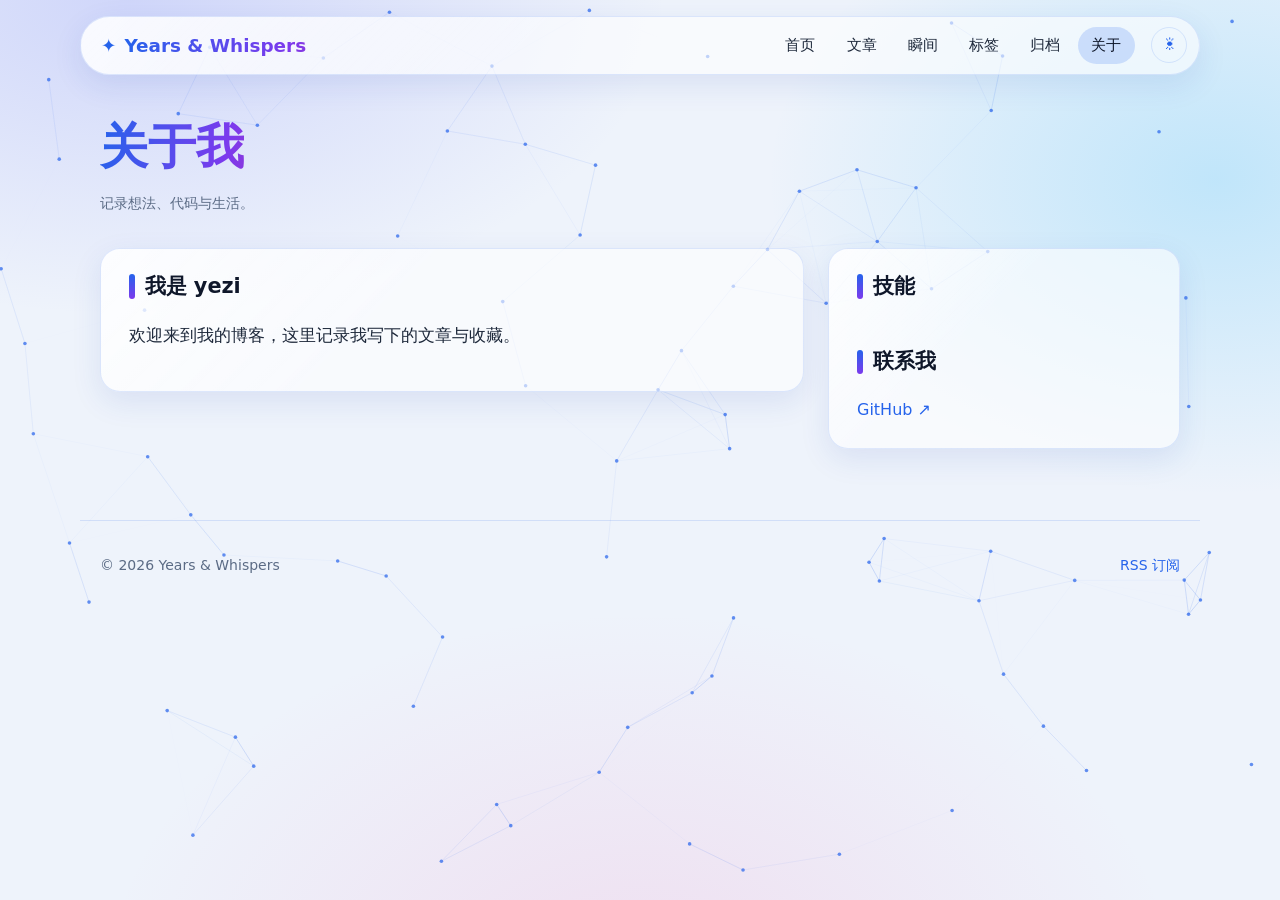
<file: about/index.html>
<!DOCTYPE html><html lang="zh-CN" data-theme="dark" data-astro-cid-z4jru4n3><head><meta charset="utf-8"><meta name="viewport" content="width=device-width, initial-scale=1"><meta name="description" content="记录想法、代码与生活。"><meta name="theme-color" content="#070b1a" media="(prefers-color-scheme: dark)"><meta name="theme-color" content="#eef3fb" media="(prefers-color-scheme: light)"><link rel="canonical" href="https://yyyyyyyyyezi.github.io/about/"><link rel="icon" type="image/svg+xml" href="/favicon.svg"><link rel="alternate" type="application/rss+xml" title="Years &amp; Whispers" href="/rss.xml"><!-- Open Graph / 社交分享 --><meta property="og:type" content="website"><meta property="og:site_name" content="Years &amp; Whispers"><meta property="og:title" content="关于我 | Years &amp; Whispers"><meta property="og:description" content="记录想法、代码与生活。"><meta property="og:url" content="https://yyyyyyyyyezi.github.io/about/"><!-- 社交分享图：把 1200×630 的图片放到 public/og-image.jpg 后取消下面这行注释 --><!-- <meta property="og:image" content="/og-image.jpg" /> --><!-- Twitter Card --><meta name="twitter:card" content="summary"><meta name="twitter:title" content="关于我 | Years &amp; Whispers"><meta name="twitter:description" content="记录想法、代码与生活。"><title>关于我 | Years &amp; Whispers</title><!-- 在页面绘制前确定主题，避免先闪一下深色再变浅色 --><script>
      (() => {
        let theme = 'dark';
        try {
          const saved = localStorage.getItem('theme');
          if (saved === 'light' || saved === 'dark') theme = saved;
          else if (matchMedia('(prefers-color-scheme: light)').matches) theme = 'light';
        } catch {}
        document.documentElement.dataset.theme = theme;
      })();
    </script><link rel="stylesheet" href="/_astro/BaseLayout.ELnf-x5w.css"><style>.page-head[data-astro-cid-ta2fbyqs]{margin:1.5rem 0 2rem}.page-head[data-astro-cid-ta2fbyqs] h1[data-astro-cid-ta2fbyqs]{margin:0;font-size:clamp(2rem,1.5rem + 2vw,3rem);display:inline-block}.about-grid[data-astro-cid-ta2fbyqs]{grid-template-columns:2fr 1fr;align-items:start;gap:1.5rem;display:grid}.intro[data-astro-cid-ta2fbyqs] p[data-astro-cid-ta2fbyqs]{margin:0 0 1rem;font-size:1.05rem}.plain-list[data-astro-cid-ta2fbyqs]{margin:0;padding:0;list-style:none}.links[data-astro-cid-ta2fbyqs]{gap:.4rem;display:grid}.contact-title[data-astro-cid-ta2fbyqs]{margin-top:1.75rem}.timeline[data-astro-cid-ta2fbyqs]{gap:1rem;display:grid}.timeline[data-astro-cid-ta2fbyqs] h3[data-astro-cid-ta2fbyqs]{margin:.2rem 0 .4rem;font-size:1.1rem}.timeline[data-astro-cid-ta2fbyqs] p[data-astro-cid-ta2fbyqs]{margin:0}@media (width<=800px){.about-grid[data-astro-cid-ta2fbyqs]{grid-template-columns:1fr}}
</style></head><body data-astro-cid-z4jru4n3><a class="skip-link" href="#main-content" data-astro-cid-z4jru4n3>跳转到正文</a><canvas id="fx-background" class="fx-canvas" aria-hidden="true" data-astro-cid-z4jru4n3></canvas><canvas id="fx-overlay" class="fx-canvas" aria-hidden="true" data-astro-cid-z4jru4n3></canvas><div class="fx-cursor-dot" aria-hidden="true" data-astro-cid-z4jru4n3></div><div class="fx-cursor-ring" aria-hidden="true" data-astro-cid-z4jru4n3></div><header class="site-header" data-astro-cid-z4jru4n3><nav class="nav glass container" aria-label="主导航" data-astro-cid-z4jru4n3><a class="logo" href="/" data-astro-cid-z4jru4n3><span class="logo-mark" data-astro-cid-z4jru4n3>✦</span><span class="gradient-text" data-astro-cid-z4jru4n3>Years &amp; Whispers</span></a><ul class="nav-links" data-astro-cid-z4jru4n3><li data-astro-cid-z4jru4n3><a href="/" data-astro-cid-z4jru4n3>首页</a></li><li data-astro-cid-z4jru4n3><a href="/posts/" data-astro-cid-z4jru4n3>文章</a></li><li data-astro-cid-z4jru4n3><a href="/whispers/" data-astro-cid-z4jru4n3>瞬间</a></li><li data-astro-cid-z4jru4n3><a href="/tags/" data-astro-cid-z4jru4n3>标签</a></li><li data-astro-cid-z4jru4n3><a href="/archive/" data-astro-cid-z4jru4n3>归档</a></li><li data-astro-cid-z4jru4n3><a href="/about/" aria-current="page" data-astro-cid-z4jru4n3>关于</a></li></ul><button class="theme-toggle" type="button" data-theme-toggle aria-label="切换深浅色" data-astro-cid-z4jru4n3><span class="icon-sun" aria-hidden="true" data-astro-cid-z4jru4n3>☀</span><span class="icon-moon" aria-hidden="true" data-astro-cid-z4jru4n3>☾</span></button></nav></header><main id="main-content" class="container" tabindex="-1" data-astro-cid-z4jru4n3><header class="page-head" data-astro-cid-ta2fbyqs><h1 class="gradient-text" data-astro-cid-ta2fbyqs>关于我</h1><p class="meta" data-astro-cid-ta2fbyqs>记录想法、代码与生活。</p></header><div class="about-grid" data-astro-cid-ta2fbyqs><section class="glass glass-pad intro" data-astro-cid-ta2fbyqs><h2 class="section-title" data-astro-cid-ta2fbyqs>我是 yezi</h2><p data-astro-cid-ta2fbyqs>欢迎来到我的博客，这里记录我写下的文章与收藏。</p></section><section class="glass glass-pad" data-astro-cid-ta2fbyqs><h2 class="section-title" data-astro-cid-ta2fbyqs>技能</h2><ul class="chip-list plain-list" data-astro-cid-ta2fbyqs></ul><h2 class="section-title contact-title" data-astro-cid-ta2fbyqs>联系我</h2><ul class="plain-list links" data-astro-cid-ta2fbyqs><li data-astro-cid-ta2fbyqs><a href="https://github.com/yyyyyyyyyezi" target="_blank" rel="noopener noreferrer" data-astro-cid-ta2fbyqs>GitHub ↗</a></li></ul></section></div></main><footer class="site-footer container" data-astro-cid-z4jru4n3><span data-astro-cid-z4jru4n3>© 2026 Years &amp; Whispers</span><a href="/rss.xml" data-astro-cid-z4jru4n3>RSS 订阅</a></footer><script type="module" src="/_astro/BaseLayout.astro_astro_type_script_index_0_lang.C8DNUoD6.js"></script></body></html>
</file>
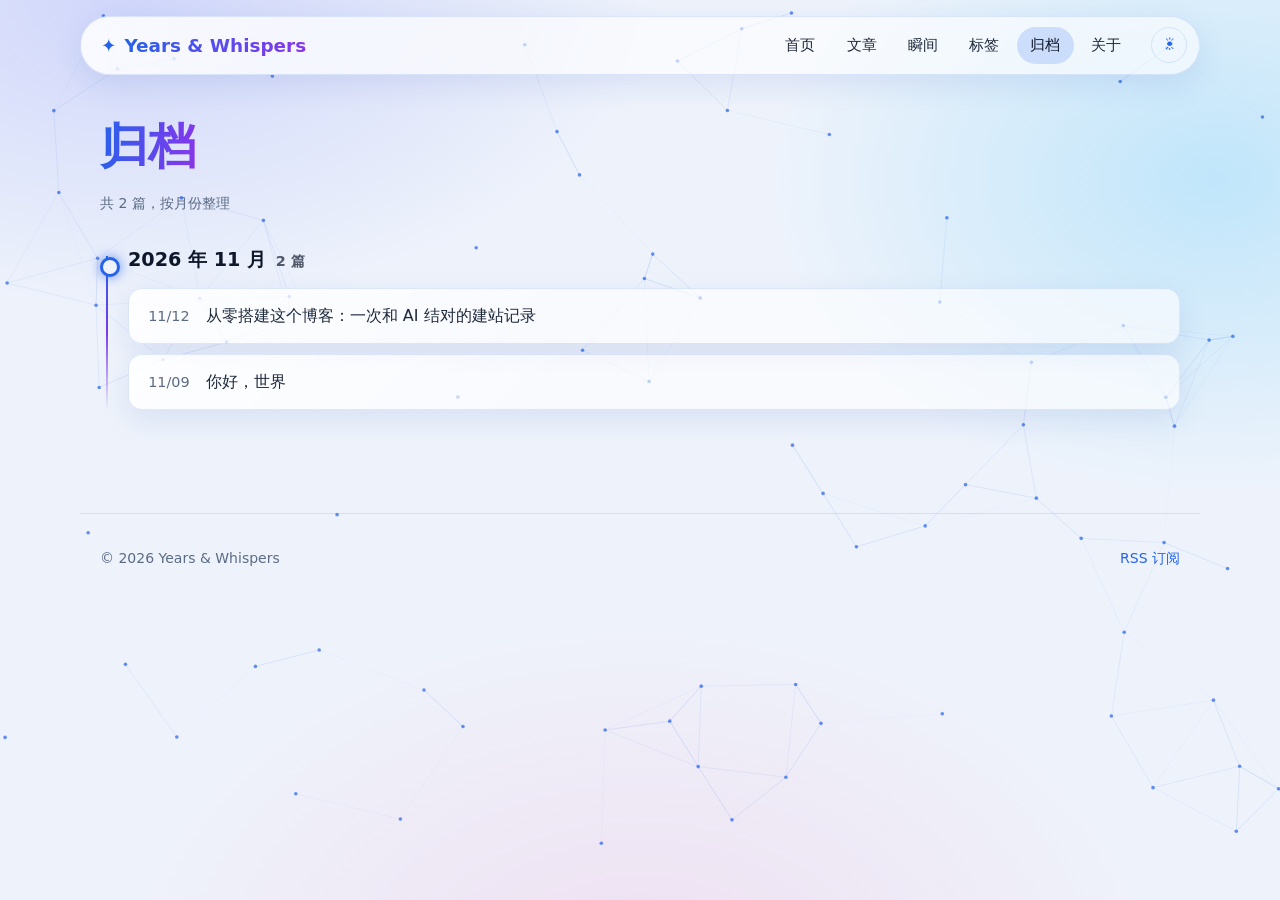
<file: archive/index.html>
<!DOCTYPE html><html lang="zh-CN" data-theme="dark" data-astro-cid-z4jru4n3><head><meta charset="utf-8"><meta name="viewport" content="width=device-width, initial-scale=1"><meta name="description" content="记录想法、代码与生活的角落"><meta name="theme-color" content="#070b1a" media="(prefers-color-scheme: dark)"><meta name="theme-color" content="#eef3fb" media="(prefers-color-scheme: light)"><link rel="canonical" href="https://yyyyyyyyyezi.github.io/archive/"><link rel="icon" type="image/svg+xml" href="/favicon.svg"><link rel="alternate" type="application/rss+xml" title="Years &amp; Whispers" href="/rss.xml"><!-- Open Graph / 社交分享 --><meta property="og:type" content="website"><meta property="og:site_name" content="Years &amp; Whispers"><meta property="og:title" content="归档 | Years &amp; Whispers"><meta property="og:description" content="记录想法、代码与生活的角落"><meta property="og:url" content="https://yyyyyyyyyezi.github.io/archive/"><!-- 社交分享图：把 1200×630 的图片放到 public/og-image.jpg 后取消下面这行注释 --><!-- <meta property="og:image" content="/og-image.jpg" /> --><!-- Twitter Card --><meta name="twitter:card" content="summary"><meta name="twitter:title" content="归档 | Years &amp; Whispers"><meta name="twitter:description" content="记录想法、代码与生活的角落"><title>归档 | Years &amp; Whispers</title><!-- 在页面绘制前确定主题，避免先闪一下深色再变浅色 --><script>
      (() => {
        let theme = 'dark';
        try {
          const saved = localStorage.getItem('theme');
          if (saved === 'light' || saved === 'dark') theme = saved;
          else if (matchMedia('(prefers-color-scheme: light)').matches) theme = 'light';
        } catch {}
        document.documentElement.dataset.theme = theme;
      })();
    </script><link rel="stylesheet" href="/_astro/BaseLayout.ELnf-x5w.css"><style>.page-head[data-astro-cid-maku5qik]{margin:1.5rem 0 2rem}.page-head[data-astro-cid-maku5qik] h1[data-astro-cid-maku5qik]{margin:0;font-size:clamp(2rem,1.5rem + 2vw,3rem);display:inline-block}.timeline[data-astro-cid-maku5qik]{margin:0;padding:0 0 0 1.75rem;list-style:none;position:relative}.timeline[data-astro-cid-maku5qik]:before{content:"";background:linear-gradient(var(--accent), var(--accent-2), transparent);width:2px;position:absolute;top:.5rem;bottom:0;left:.4rem}.month[data-astro-cid-maku5qik]{margin-bottom:2rem;scroll-margin-top:6rem;position:relative}.month[data-astro-cid-maku5qik]:before{content:"";background:var(--bg);border:3px solid var(--accent);width:14px;height:14px;box-shadow:0 0 12px rgba(var(--fx-rgb), .7);border-radius:50%;position:absolute;top:.55rem;left:-1.75rem}.month-label[data-astro-cid-maku5qik]{align-items:baseline;gap:.6rem;margin:0 0 .9rem;font-size:1.2rem;display:flex}.month-posts[data-astro-cid-maku5qik]{gap:.6rem;margin:0;padding:0;list-style:none;display:grid}.archive-item[data-astro-cid-maku5qik]{border-radius:var(--radius-md);color:var(--fg);align-items:baseline;gap:1rem;padding:.8rem 1.2rem;display:flex}.archive-item[data-astro-cid-maku5qik] time[data-astro-cid-maku5qik]{color:var(--muted);font-variant-numeric:tabular-nums;flex:none;font-size:.9rem}.archive-item[data-astro-cid-maku5qik]:hover{color:var(--accent)}
</style></head><body data-astro-cid-z4jru4n3><a class="skip-link" href="#main-content" data-astro-cid-z4jru4n3>跳转到正文</a><canvas id="fx-background" class="fx-canvas" aria-hidden="true" data-astro-cid-z4jru4n3></canvas><canvas id="fx-overlay" class="fx-canvas" aria-hidden="true" data-astro-cid-z4jru4n3></canvas><div class="fx-cursor-dot" aria-hidden="true" data-astro-cid-z4jru4n3></div><div class="fx-cursor-ring" aria-hidden="true" data-astro-cid-z4jru4n3></div><header class="site-header" data-astro-cid-z4jru4n3><nav class="nav glass container" aria-label="主导航" data-astro-cid-z4jru4n3><a class="logo" href="/" data-astro-cid-z4jru4n3><span class="logo-mark" data-astro-cid-z4jru4n3>✦</span><span class="gradient-text" data-astro-cid-z4jru4n3>Years &amp; Whispers</span></a><ul class="nav-links" data-astro-cid-z4jru4n3><li data-astro-cid-z4jru4n3><a href="/" data-astro-cid-z4jru4n3>首页</a></li><li data-astro-cid-z4jru4n3><a href="/posts/" data-astro-cid-z4jru4n3>文章</a></li><li data-astro-cid-z4jru4n3><a href="/whispers/" data-astro-cid-z4jru4n3>瞬间</a></li><li data-astro-cid-z4jru4n3><a href="/tags/" data-astro-cid-z4jru4n3>标签</a></li><li data-astro-cid-z4jru4n3><a href="/archive/" aria-current="page" data-astro-cid-z4jru4n3>归档</a></li><li data-astro-cid-z4jru4n3><a href="/about/" data-astro-cid-z4jru4n3>关于</a></li></ul><button class="theme-toggle" type="button" data-theme-toggle aria-label="切换深浅色" data-astro-cid-z4jru4n3><span class="icon-sun" aria-hidden="true" data-astro-cid-z4jru4n3>☀</span><span class="icon-moon" aria-hidden="true" data-astro-cid-z4jru4n3>☾</span></button></nav></header><main id="main-content" class="container" tabindex="-1" data-astro-cid-z4jru4n3><header class="page-head" data-astro-cid-maku5qik><h1 class="gradient-text" data-astro-cid-maku5qik>归档</h1><p class="meta" data-astro-cid-maku5qik>共 2 篇，按月份整理</p></header><ol class="timeline" data-astro-cid-maku5qik><li class="month" id="m-2026-11" data-astro-cid-maku5qik><h2 class="month-label" data-astro-cid-maku5qik>2026 年 11 月<span class="chip-count" data-astro-cid-maku5qik>2 篇</span></h2><ul class="month-posts" data-astro-cid-maku5qik><li data-astro-cid-maku5qik><a class="glass tilt archive-item" href="/posts/2026-11-12-从零搭建这个博客/" data-astro-cid-maku5qik><time datetime="2026-11-12T00:00:00.000Z" data-astro-cid-maku5qik>11/12</time><span data-astro-cid-maku5qik>从零搭建这个博客：一次和 AI 结对的建站记录</span></a></li><li data-astro-cid-maku5qik><a class="glass tilt archive-item" href="/posts/hello-world/" data-astro-cid-maku5qik><time datetime="2026-11-09T00:00:00.000Z" data-astro-cid-maku5qik>11/09</time><span data-astro-cid-maku5qik>你好，世界</span></a></li></ul></li></ol></main><footer class="site-footer container" data-astro-cid-z4jru4n3><span data-astro-cid-z4jru4n3>© 2026 Years &amp; Whispers</span><a href="/rss.xml" data-astro-cid-z4jru4n3>RSS 订阅</a></footer><script type="module" src="/_astro/BaseLayout.astro_astro_type_script_index_0_lang.C8DNUoD6.js"></script></body></html>
</file>
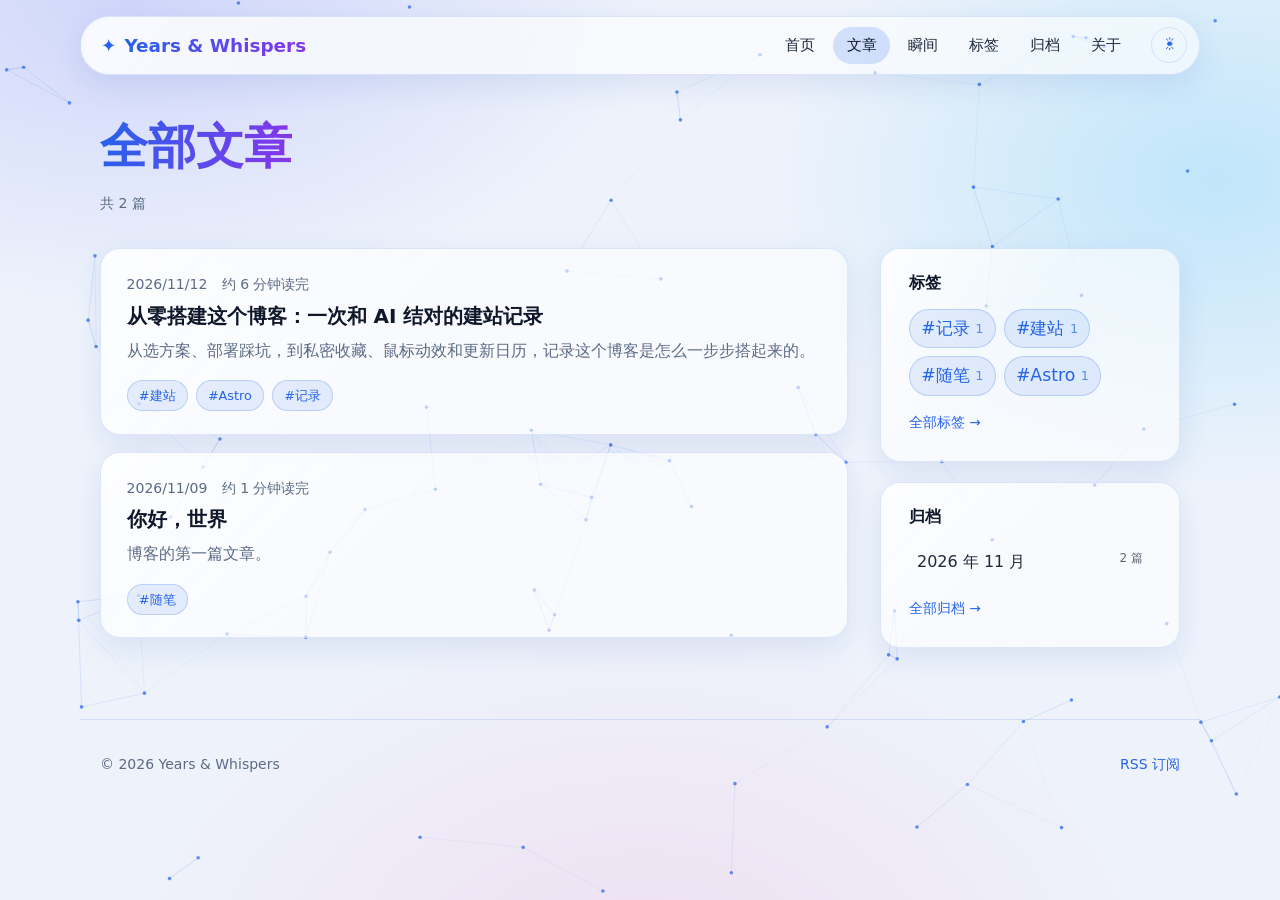
<file: posts/index.html>
<!DOCTYPE html><html lang="zh-CN" data-theme="dark" data-astro-cid-z4jru4n3><head><meta charset="utf-8"><meta name="viewport" content="width=device-width, initial-scale=1"><meta name="description" content="记录想法、代码与生活的角落"><meta name="theme-color" content="#070b1a" media="(prefers-color-scheme: dark)"><meta name="theme-color" content="#eef3fb" media="(prefers-color-scheme: light)"><link rel="canonical" href="https://yyyyyyyyyezi.github.io/posts/"><link rel="icon" type="image/svg+xml" href="/favicon.svg"><link rel="alternate" type="application/rss+xml" title="Years &amp; Whispers" href="/rss.xml"><!-- Open Graph / 社交分享 --><meta property="og:type" content="website"><meta property="og:site_name" content="Years &amp; Whispers"><meta property="og:title" content="全部文章 | Years &amp; Whispers"><meta property="og:description" content="记录想法、代码与生活的角落"><meta property="og:url" content="https://yyyyyyyyyezi.github.io/posts/"><!-- 社交分享图：把 1200×630 的图片放到 public/og-image.jpg 后取消下面这行注释 --><!-- <meta property="og:image" content="/og-image.jpg" /> --><!-- Twitter Card --><meta name="twitter:card" content="summary"><meta name="twitter:title" content="全部文章 | Years &amp; Whispers"><meta name="twitter:description" content="记录想法、代码与生活的角落"><title>全部文章 | Years &amp; Whispers</title><!-- 在页面绘制前确定主题，避免先闪一下深色再变浅色 --><script>
      (() => {
        let theme = 'dark';
        try {
          const saved = localStorage.getItem('theme');
          if (saved === 'light' || saved === 'dark') theme = saved;
          else if (matchMedia('(prefers-color-scheme: light)').matches) theme = 'light';
        } catch {}
        document.documentElement.dataset.theme = theme;
      })();
    </script><link rel="stylesheet" href="/_astro/BaseLayout.ELnf-x5w.css"><style>.entry-list[data-astro-cid-ospazmtw]{gap:1.1rem;margin:0;padding:0;list-style:none;display:grid}.entry[data-astro-cid-ospazmtw]{animation:rise-in .6s var(--ease-out-expo) both;animation-delay:var(--delay);padding:1.4rem 1.6rem}@keyframes rise-in{0%{opacity:0;translate:0 18px}}.entry-link[data-astro-cid-ospazmtw]{z-index:1;border-radius:inherit;position:absolute;inset:0}.entry-tags[data-astro-cid-ospazmtw]{z-index:2;margin-top:.9rem;position:relative}.entry-title[data-astro-cid-ospazmtw]{transition:color var(--duration-fast);margin:.35rem 0 0;font-size:1.25rem}.entry[data-astro-cid-ospazmtw]:hover .entry-title[data-astro-cid-ospazmtw]{color:var(--accent)}.entry-desc[data-astro-cid-ospazmtw]{color:var(--muted);margin:.5rem 0 0}.empty[data-astro-cid-ospazmtw]{text-align:center}
.widget-title[data-astro-cid-wv7whodv]{margin:0 0 .9rem;font-size:1rem}.archive-list[data-astro-cid-wv7whodv]{margin:0;padding:0;list-style:none}.archive-list[data-astro-cid-wv7whodv] a[data-astro-cid-wv7whodv]{color:var(--fg);transition:background var(--duration-fast), color var(--duration-fast);border-radius:8px;justify-content:space-between;padding:.35rem .5rem;display:flex}.archive-list[data-astro-cid-wv7whodv] a[data-astro-cid-wv7whodv]:hover{color:var(--accent);background:rgba(var(--fx-rgb), .1)}.more[data-astro-cid-wv7whodv]{margin-top:.9rem;font-size:.85rem;display:inline-block}
.page-head[data-astro-cid-bxdp5n4l]{margin:1.5rem 0 2rem}.page-head[data-astro-cid-bxdp5n4l] h1[data-astro-cid-bxdp5n4l]{margin:0;font-size:clamp(2rem,1.5rem + 2vw,3rem);display:inline-block}
</style></head><body data-astro-cid-z4jru4n3><a class="skip-link" href="#main-content" data-astro-cid-z4jru4n3>跳转到正文</a><canvas id="fx-background" class="fx-canvas" aria-hidden="true" data-astro-cid-z4jru4n3></canvas><canvas id="fx-overlay" class="fx-canvas" aria-hidden="true" data-astro-cid-z4jru4n3></canvas><div class="fx-cursor-dot" aria-hidden="true" data-astro-cid-z4jru4n3></div><div class="fx-cursor-ring" aria-hidden="true" data-astro-cid-z4jru4n3></div><header class="site-header" data-astro-cid-z4jru4n3><nav class="nav glass container" aria-label="主导航" data-astro-cid-z4jru4n3><a class="logo" href="/" data-astro-cid-z4jru4n3><span class="logo-mark" data-astro-cid-z4jru4n3>✦</span><span class="gradient-text" data-astro-cid-z4jru4n3>Years &amp; Whispers</span></a><ul class="nav-links" data-astro-cid-z4jru4n3><li data-astro-cid-z4jru4n3><a href="/" data-astro-cid-z4jru4n3>首页</a></li><li data-astro-cid-z4jru4n3><a href="/posts/" aria-current="page" data-astro-cid-z4jru4n3>文章</a></li><li data-astro-cid-z4jru4n3><a href="/whispers/" data-astro-cid-z4jru4n3>瞬间</a></li><li data-astro-cid-z4jru4n3><a href="/tags/" data-astro-cid-z4jru4n3>标签</a></li><li data-astro-cid-z4jru4n3><a href="/archive/" data-astro-cid-z4jru4n3>归档</a></li><li data-astro-cid-z4jru4n3><a href="/about/" data-astro-cid-z4jru4n3>关于</a></li></ul><button class="theme-toggle" type="button" data-theme-toggle aria-label="切换深浅色" data-astro-cid-z4jru4n3><span class="icon-sun" aria-hidden="true" data-astro-cid-z4jru4n3>☀</span><span class="icon-moon" aria-hidden="true" data-astro-cid-z4jru4n3>☾</span></button></nav></header><main id="main-content" class="container" tabindex="-1" data-astro-cid-z4jru4n3><header class="page-head" data-astro-cid-bxdp5n4l><h1 class="gradient-text" data-astro-cid-bxdp5n4l>全部文章</h1><p class="meta" data-astro-cid-bxdp5n4l>共 2 篇</p></header><div class="layout-with-sidebar" data-astro-cid-bxdp5n4l><ul class="entry-list" data-astro-cid-ospazmtw><li class="entry glass tilt" style="--delay: 0ms" data-astro-cid-ospazmtw><a class="entry-link" href="/posts/2026-11-12-从零搭建这个博客/" aria-label="从零搭建这个博客：一次和 AI 结对的建站记录" data-astro-cid-ospazmtw></a><div class="meta" data-astro-cid-ospazmtw><time datetime="2026-11-12T00:00:00.000Z" data-astro-cid-ospazmtw>2026/11/12</time><span data-astro-cid-ospazmtw>约 6 分钟读完</span></div><h2 class="entry-title" data-astro-cid-ospazmtw>从零搭建这个博客：一次和 AI 结对的建站记录</h2><p class="entry-desc" data-astro-cid-ospazmtw>从选方案、部署踩坑，到私密收藏、鼠标动效和更新日历，记录这个博客是怎么一步步搭起来的。</p><div class="chip-list entry-tags" data-astro-cid-ospazmtw><a class="chip" href="/tags/建站/" data-astro-cid-ospazmtw>#建站</a><a class="chip" href="/tags/astro/" data-astro-cid-ospazmtw>#Astro</a><a class="chip" href="/tags/记录/" data-astro-cid-ospazmtw>#记录</a></div></li><li class="entry glass tilt" style="--delay: 60ms" data-astro-cid-ospazmtw><a class="entry-link" href="/posts/hello-world/" aria-label="你好，世界" data-astro-cid-ospazmtw></a><div class="meta" data-astro-cid-ospazmtw><time datetime="2026-11-09T00:00:00.000Z" data-astro-cid-ospazmtw>2026/11/09</time><span data-astro-cid-ospazmtw>约 1 分钟读完</span></div><h2 class="entry-title" data-astro-cid-ospazmtw>你好，世界</h2><p class="entry-desc" data-astro-cid-ospazmtw>博客的第一篇文章。</p><div class="chip-list entry-tags" data-astro-cid-ospazmtw><a class="chip" href="/tags/随笔/" data-astro-cid-ospazmtw>#随笔</a></div></li></ul><aside class="sidebar" aria-label="侧栏" data-astro-cid-wv7whodv><section class="glass glass-pad" data-astro-cid-wv7whodv><h2 class="widget-title" data-astro-cid-wv7whodv>标签</h2><div class="chip-list" data-astro-cid-wv7whodv><a class="chip" href="/tags/记录/" style="font-size: 1.08rem" data-astro-cid-wv7whodv>#记录<span class="chip-count" data-astro-cid-wv7whodv>1</span></a><a class="chip" href="/tags/建站/" style="font-size: 1.08rem" data-astro-cid-wv7whodv>#建站<span class="chip-count" data-astro-cid-wv7whodv>1</span></a><a class="chip" href="/tags/随笔/" style="font-size: 1.08rem" data-astro-cid-wv7whodv>#随笔<span class="chip-count" data-astro-cid-wv7whodv>1</span></a><a class="chip" href="/tags/astro/" style="font-size: 1.08rem" data-astro-cid-wv7whodv>#Astro<span class="chip-count" data-astro-cid-wv7whodv>1</span></a></div><a class="more" href="/tags/" data-astro-cid-wv7whodv>全部标签 →</a></section><section class="glass glass-pad" data-astro-cid-wv7whodv><h2 class="widget-title" data-astro-cid-wv7whodv>归档</h2><ul class="archive-list" data-astro-cid-wv7whodv><li data-astro-cid-wv7whodv><a href="/archive/#m-2026-11" data-astro-cid-wv7whodv><span data-astro-cid-wv7whodv>2026 年 11 月</span><span class="chip-count" data-astro-cid-wv7whodv>2 篇</span></a></li></ul><a class="more" href="/archive/" data-astro-cid-wv7whodv>全部归档 →</a></section></aside></div></main><footer class="site-footer container" data-astro-cid-z4jru4n3><span data-astro-cid-z4jru4n3>© 2026 Years &amp; Whispers</span><a href="/rss.xml" data-astro-cid-z4jru4n3>RSS 订阅</a></footer><script type="module" src="/_astro/BaseLayout.astro_astro_type_script_index_0_lang.C8DNUoD6.js"></script></body></html>
</file>
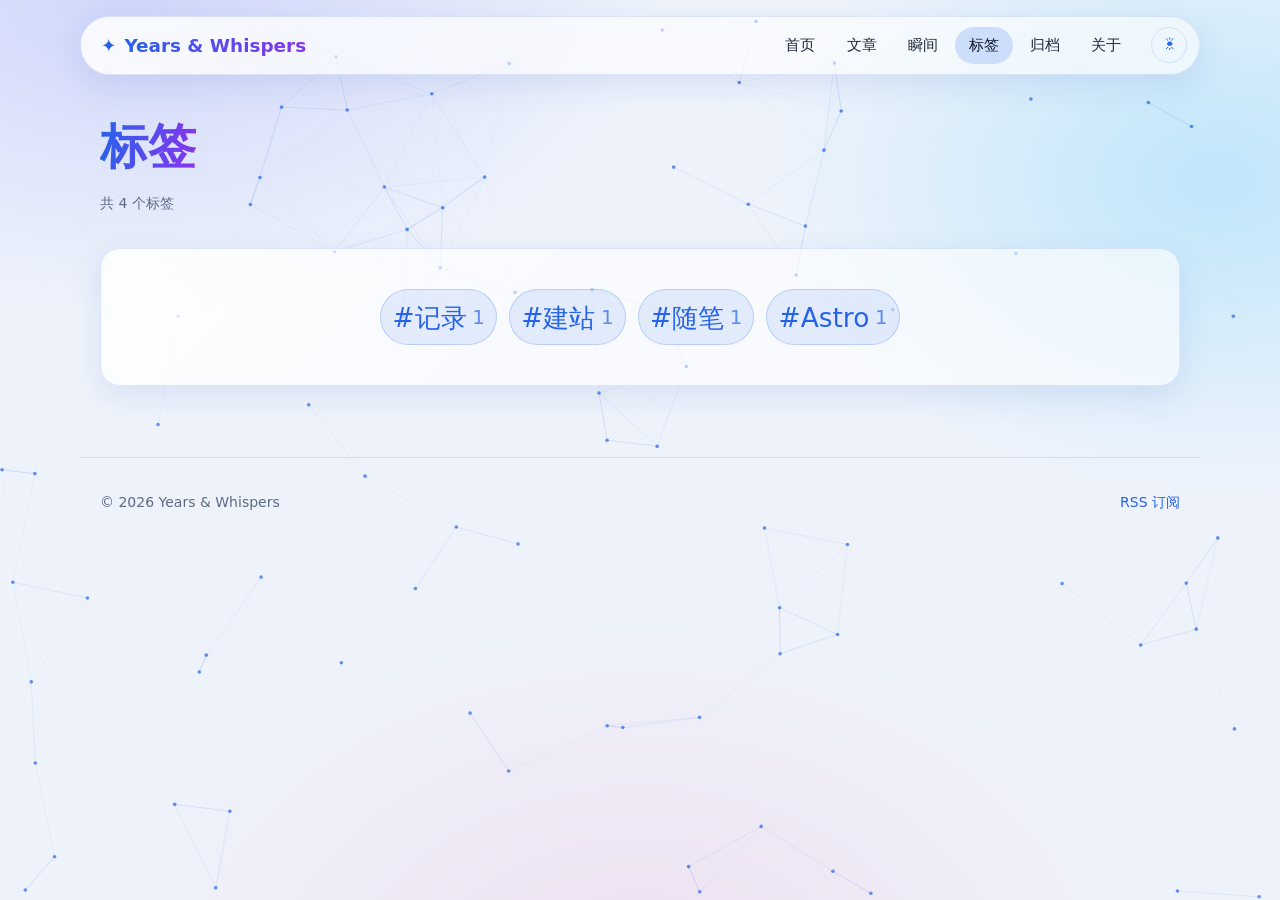
<file: tags/index.html>
<!DOCTYPE html><html lang="zh-CN" data-theme="dark" data-astro-cid-z4jru4n3><head><meta charset="utf-8"><meta name="viewport" content="width=device-width, initial-scale=1"><meta name="description" content="记录想法、代码与生活的角落"><meta name="theme-color" content="#070b1a" media="(prefers-color-scheme: dark)"><meta name="theme-color" content="#eef3fb" media="(prefers-color-scheme: light)"><link rel="canonical" href="https://yyyyyyyyyezi.github.io/tags/"><link rel="icon" type="image/svg+xml" href="/favicon.svg"><link rel="alternate" type="application/rss+xml" title="Years &amp; Whispers" href="/rss.xml"><!-- Open Graph / 社交分享 --><meta property="og:type" content="website"><meta property="og:site_name" content="Years &amp; Whispers"><meta property="og:title" content="标签 | Years &amp; Whispers"><meta property="og:description" content="记录想法、代码与生活的角落"><meta property="og:url" content="https://yyyyyyyyyezi.github.io/tags/"><!-- 社交分享图：把 1200×630 的图片放到 public/og-image.jpg 后取消下面这行注释 --><!-- <meta property="og:image" content="/og-image.jpg" /> --><!-- Twitter Card --><meta name="twitter:card" content="summary"><meta name="twitter:title" content="标签 | Years &amp; Whispers"><meta name="twitter:description" content="记录想法、代码与生活的角落"><title>标签 | Years &amp; Whispers</title><!-- 在页面绘制前确定主题，避免先闪一下深色再变浅色 --><script>
      (() => {
        let theme = 'dark';
        try {
          const saved = localStorage.getItem('theme');
          if (saved === 'light' || saved === 'dark') theme = saved;
          else if (matchMedia('(prefers-color-scheme: light)').matches) theme = 'light';
        } catch {}
        document.documentElement.dataset.theme = theme;
      })();
    </script><link rel="stylesheet" href="/_astro/BaseLayout.ELnf-x5w.css"><style>.page-head[data-astro-cid-wybof3wm]{margin:1.5rem 0 2rem}.page-head[data-astro-cid-wybof3wm] h1[data-astro-cid-wybof3wm]{margin:0;font-size:clamp(2rem,1.5rem + 2vw,3rem);display:inline-block}.tag-cloud[data-astro-cid-wybof3wm]{flex-wrap:wrap;justify-content:center;align-items:center;gap:.75rem;padding:2.5rem;display:flex}
</style></head><body data-astro-cid-z4jru4n3><a class="skip-link" href="#main-content" data-astro-cid-z4jru4n3>跳转到正文</a><canvas id="fx-background" class="fx-canvas" aria-hidden="true" data-astro-cid-z4jru4n3></canvas><canvas id="fx-overlay" class="fx-canvas" aria-hidden="true" data-astro-cid-z4jru4n3></canvas><div class="fx-cursor-dot" aria-hidden="true" data-astro-cid-z4jru4n3></div><div class="fx-cursor-ring" aria-hidden="true" data-astro-cid-z4jru4n3></div><header class="site-header" data-astro-cid-z4jru4n3><nav class="nav glass container" aria-label="主导航" data-astro-cid-z4jru4n3><a class="logo" href="/" data-astro-cid-z4jru4n3><span class="logo-mark" data-astro-cid-z4jru4n3>✦</span><span class="gradient-text" data-astro-cid-z4jru4n3>Years &amp; Whispers</span></a><ul class="nav-links" data-astro-cid-z4jru4n3><li data-astro-cid-z4jru4n3><a href="/" data-astro-cid-z4jru4n3>首页</a></li><li data-astro-cid-z4jru4n3><a href="/posts/" data-astro-cid-z4jru4n3>文章</a></li><li data-astro-cid-z4jru4n3><a href="/whispers/" data-astro-cid-z4jru4n3>瞬间</a></li><li data-astro-cid-z4jru4n3><a href="/tags/" aria-current="page" data-astro-cid-z4jru4n3>标签</a></li><li data-astro-cid-z4jru4n3><a href="/archive/" data-astro-cid-z4jru4n3>归档</a></li><li data-astro-cid-z4jru4n3><a href="/about/" data-astro-cid-z4jru4n3>关于</a></li></ul><button class="theme-toggle" type="button" data-theme-toggle aria-label="切换深浅色" data-astro-cid-z4jru4n3><span class="icon-sun" aria-hidden="true" data-astro-cid-z4jru4n3>☀</span><span class="icon-moon" aria-hidden="true" data-astro-cid-z4jru4n3>☾</span></button></nav></header><main id="main-content" class="container" tabindex="-1" data-astro-cid-z4jru4n3><header class="page-head" data-astro-cid-wybof3wm><h1 class="gradient-text" data-astro-cid-wybof3wm>标签</h1><p class="meta" data-astro-cid-wybof3wm>共 4 个标签</p></header><section class="glass glass-pad tag-cloud" data-astro-cid-wybof3wm><a class="chip" href="/tags/记录/" style="font-size: 1.65rem" data-astro-cid-wybof3wm>#记录<span class="chip-count" data-astro-cid-wybof3wm>1</span></a><a class="chip" href="/tags/建站/" style="font-size: 1.65rem" data-astro-cid-wybof3wm>#建站<span class="chip-count" data-astro-cid-wybof3wm>1</span></a><a class="chip" href="/tags/随笔/" style="font-size: 1.65rem" data-astro-cid-wybof3wm>#随笔<span class="chip-count" data-astro-cid-wybof3wm>1</span></a><a class="chip" href="/tags/astro/" style="font-size: 1.65rem" data-astro-cid-wybof3wm>#Astro<span class="chip-count" data-astro-cid-wybof3wm>1</span></a></section></main><footer class="site-footer container" data-astro-cid-z4jru4n3><span data-astro-cid-z4jru4n3>© 2026 Years &amp; Whispers</span><a href="/rss.xml" data-astro-cid-z4jru4n3>RSS 订阅</a></footer><script type="module" src="/_astro/BaseLayout.astro_astro_type_script_index_0_lang.C8DNUoD6.js"></script></body></html>
</file>
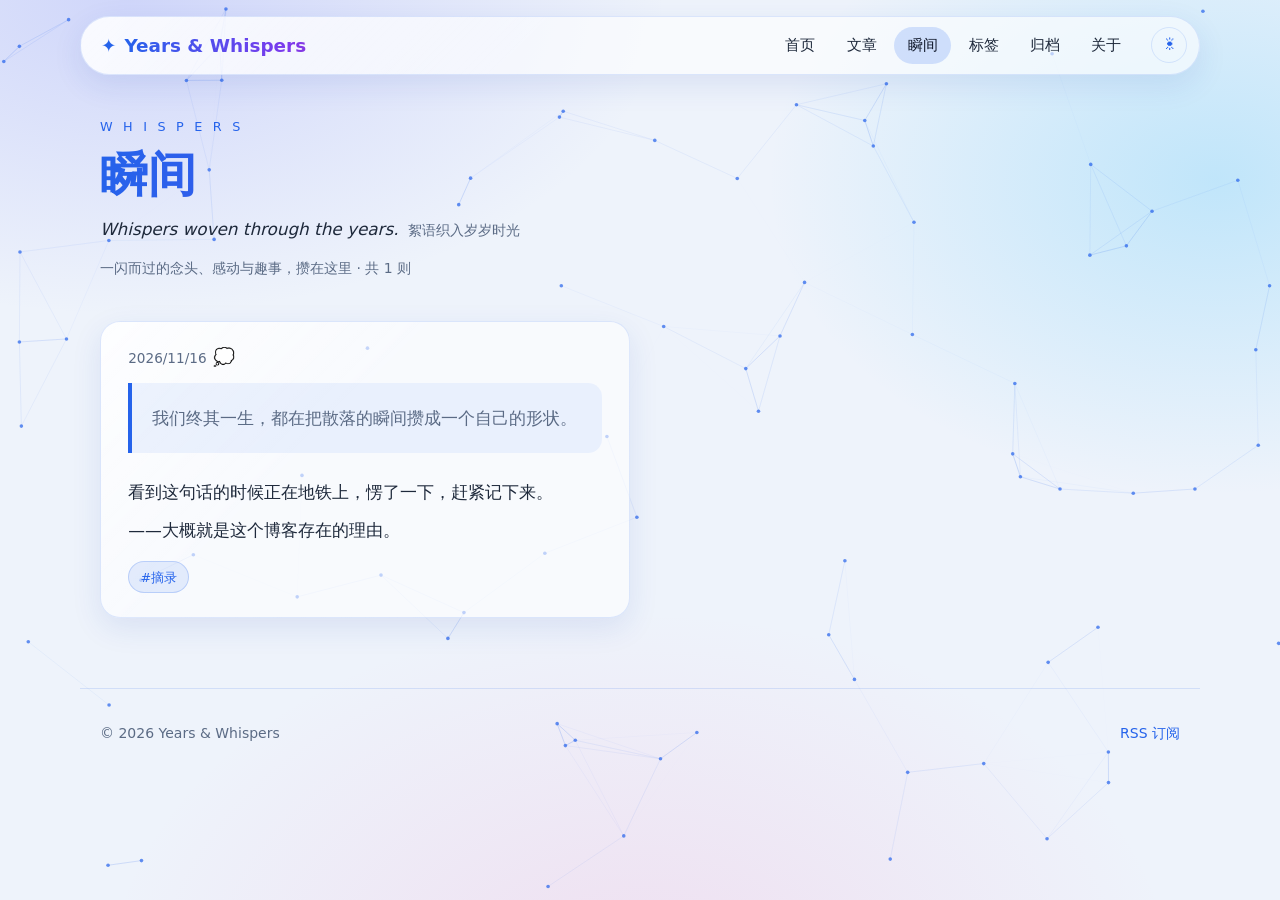
<file: whispers/index.html>
<!DOCTYPE html><html lang="zh-CN" data-theme="dark" data-astro-cid-z4jru4n3><head><meta charset="utf-8"><meta name="viewport" content="width=device-width, initial-scale=1"><meta name="description" content="Whispers woven through the years. 絮语织入岁岁时光"><meta name="theme-color" content="#070b1a" media="(prefers-color-scheme: dark)"><meta name="theme-color" content="#eef3fb" media="(prefers-color-scheme: light)"><link rel="canonical" href="https://yyyyyyyyyezi.github.io/whispers/"><link rel="icon" type="image/svg+xml" href="/favicon.svg"><link rel="alternate" type="application/rss+xml" title="Years &amp; Whispers" href="/rss.xml"><!-- Open Graph / 社交分享 --><meta property="og:type" content="website"><meta property="og:site_name" content="Years &amp; Whispers"><meta property="og:title" content="瞬间 | Years &amp; Whispers"><meta property="og:description" content="Whispers woven through the years. 絮语织入岁岁时光"><meta property="og:url" content="https://yyyyyyyyyezi.github.io/whispers/"><!-- 社交分享图：把 1200×630 的图片放到 public/og-image.jpg 后取消下面这行注释 --><!-- <meta property="og:image" content="/og-image.jpg" /> --><!-- Twitter Card --><meta name="twitter:card" content="summary"><meta name="twitter:title" content="瞬间 | Years &amp; Whispers"><meta name="twitter:description" content="Whispers woven through the years. 絮语织入岁岁时光"><title>瞬间 | Years &amp; Whispers</title><!-- 在页面绘制前确定主题，避免先闪一下深色再变浅色 --><script>
      (() => {
        let theme = 'dark';
        try {
          const saved = localStorage.getItem('theme');
          if (saved === 'light' || saved === 'dark') theme = saved;
          else if (matchMedia('(prefers-color-scheme: light)').matches) theme = 'light';
        } catch {}
        document.documentElement.dataset.theme = theme;
      })();
    </script><link rel="stylesheet" href="/_astro/BaseLayout.ELnf-x5w.css"><style>.page-head[data-astro-cid-ihvaq26z]{margin:1.5rem 0 2.5rem}.eyebrow[data-astro-cid-ihvaq26z]{color:var(--accent);letter-spacing:.25em;margin:0;font-size:.8rem}.page-head[data-astro-cid-ihvaq26z] h1[data-astro-cid-ihvaq26z]{margin:.35rem 0 .5rem;font-size:clamp(2rem,1.5rem + 2vw,3rem)}.slogan[data-astro-cid-ihvaq26z]{color:var(--fg);flex-wrap:wrap;align-items:baseline;gap:.6rem;margin:0;font-size:1.05rem;font-style:italic;display:flex}.slogan[data-astro-cid-ihvaq26z] span[data-astro-cid-ihvaq26z]{color:var(--muted);font-size:.9rem;font-style:normal}.page-head[data-astro-cid-ihvaq26z] .meta[data-astro-cid-ihvaq26z]{margin-top:.75rem}.whisper-flow[data-astro-cid-ihvaq26z]{columns:2;column-gap:1.25rem}.whisper-cell[data-astro-cid-ihvaq26z]{break-inside:avoid;margin-bottom:1.25rem}@media (width<=760px){.whisper-flow[data-astro-cid-ihvaq26z]{columns:1}}.empty[data-astro-cid-ihvaq26z]{text-align:center;padding:3rem}
.whisper[data-astro-cid-zys5lgud]{animation:rise-in .6s var(--ease-out-expo) both;padding:1.5rem 1.7rem}@keyframes rise-in{0%{opacity:0;translate:0 16px}}.whisper-head[data-astro-cid-zys5lgud]{color:var(--muted);flex-wrap:wrap;align-items:baseline;gap:.4rem;font-size:.85rem;display:flex}.whisper-head[data-astro-cid-zys5lgud] time[data-astro-cid-zys5lgud]{font-variant-numeric:tabular-nums}.mood[data-astro-cid-zys5lgud]{font-size:1.1rem;line-height:1}.location[data-astro-cid-zys5lgud]{opacity:.85}.whisper-title[data-astro-cid-zys5lgud]{margin:.5rem 0 0;font-size:1.2rem}.whisper-body[data-astro-cid-zys5lgud]{margin-top:.75rem}.whisper-body[data-astro-cid-zys5lgud] p{margin:.5rem 0}.whisper-body[data-astro-cid-zys5lgud]>:first-child{margin-top:0}.whisper-body[data-astro-cid-zys5lgud]>:last-child{margin-bottom:0}.whisper-tags[data-astro-cid-zys5lgud]{margin-top:1rem}.compact[data-astro-cid-zys5lgud]{padding:1.25rem 1.4rem}.compact[data-astro-cid-zys5lgud] .whisper-body[data-astro-cid-zys5lgud]{max-height:8.5rem;overflow:hidden;-webkit-mask-image:linear-gradient(#000 70%,#0000);mask-image:linear-gradient(#000 70%,#0000)}
</style></head><body data-astro-cid-z4jru4n3><a class="skip-link" href="#main-content" data-astro-cid-z4jru4n3>跳转到正文</a><canvas id="fx-background" class="fx-canvas" aria-hidden="true" data-astro-cid-z4jru4n3></canvas><canvas id="fx-overlay" class="fx-canvas" aria-hidden="true" data-astro-cid-z4jru4n3></canvas><div class="fx-cursor-dot" aria-hidden="true" data-astro-cid-z4jru4n3></div><div class="fx-cursor-ring" aria-hidden="true" data-astro-cid-z4jru4n3></div><header class="site-header" data-astro-cid-z4jru4n3><nav class="nav glass container" aria-label="主导航" data-astro-cid-z4jru4n3><a class="logo" href="/" data-astro-cid-z4jru4n3><span class="logo-mark" data-astro-cid-z4jru4n3>✦</span><span class="gradient-text" data-astro-cid-z4jru4n3>Years &amp; Whispers</span></a><ul class="nav-links" data-astro-cid-z4jru4n3><li data-astro-cid-z4jru4n3><a href="/" data-astro-cid-z4jru4n3>首页</a></li><li data-astro-cid-z4jru4n3><a href="/posts/" data-astro-cid-z4jru4n3>文章</a></li><li data-astro-cid-z4jru4n3><a href="/whispers/" aria-current="page" data-astro-cid-z4jru4n3>瞬间</a></li><li data-astro-cid-z4jru4n3><a href="/tags/" data-astro-cid-z4jru4n3>标签</a></li><li data-astro-cid-z4jru4n3><a href="/archive/" data-astro-cid-z4jru4n3>归档</a></li><li data-astro-cid-z4jru4n3><a href="/about/" data-astro-cid-z4jru4n3>关于</a></li></ul><button class="theme-toggle" type="button" data-theme-toggle aria-label="切换深浅色" data-astro-cid-z4jru4n3><span class="icon-sun" aria-hidden="true" data-astro-cid-z4jru4n3>☀</span><span class="icon-moon" aria-hidden="true" data-astro-cid-z4jru4n3>☾</span></button></nav></header><main id="main-content" class="container" tabindex="-1" data-astro-cid-z4jru4n3><header class="page-head" data-astro-cid-ihvaq26z><p class="eyebrow" data-astro-cid-ihvaq26z>W H I S P E R S</p><h1 class="gradient-text" data-astro-cid-ihvaq26z>瞬间</h1><p class="slogan" data-astro-cid-ihvaq26z>Whispers woven through the years.<span data-astro-cid-ihvaq26z>絮语织入岁岁时光</span></p><p class="meta" data-astro-cid-ihvaq26z>一闪而过的念头、感动与趣事，攒在这里 · 共 1 则</p></header><div class="whisper-flow" data-astro-cid-ihvaq26z><div class="whisper-cell" style="--delay: 0ms" data-astro-cid-ihvaq26z><article class="whisper glass tilt" data-astro-cid-zys5lgud><div class="whisper-head" data-astro-cid-zys5lgud><time datetime="2026-11-16T00:00:00.000Z" data-astro-cid-zys5lgud>2026/11/16</time><span class="mood" title="心情" aria-label="心情：💭" data-astro-cid-zys5lgud>💭</span></div><div class="whisper-body prose" data-astro-cid-zys5lgud><blockquote>
<p>我们终其一生，都在把散落的瞬间攒成一个自己的形状。</p>
</blockquote>
<p>看到这句话的时候正在地铁上，愣了一下，赶紧记下来。</p>
<p>——大概就是这个博客存在的理由。</p>
</div><div class="chip-list whisper-tags" data-astro-cid-zys5lgud><a class="chip" href="/tags/摘录/" data-astro-cid-zys5lgud>#摘录</a></div></article></div></div></main><footer class="site-footer container" data-astro-cid-z4jru4n3><span data-astro-cid-z4jru4n3>© 2026 Years &amp; Whispers</span><a href="/rss.xml" data-astro-cid-z4jru4n3>RSS 订阅</a></footer><script type="module" src="/_astro/BaseLayout.astro_astro_type_script_index_0_lang.C8DNUoD6.js"></script></body></html>
</file>
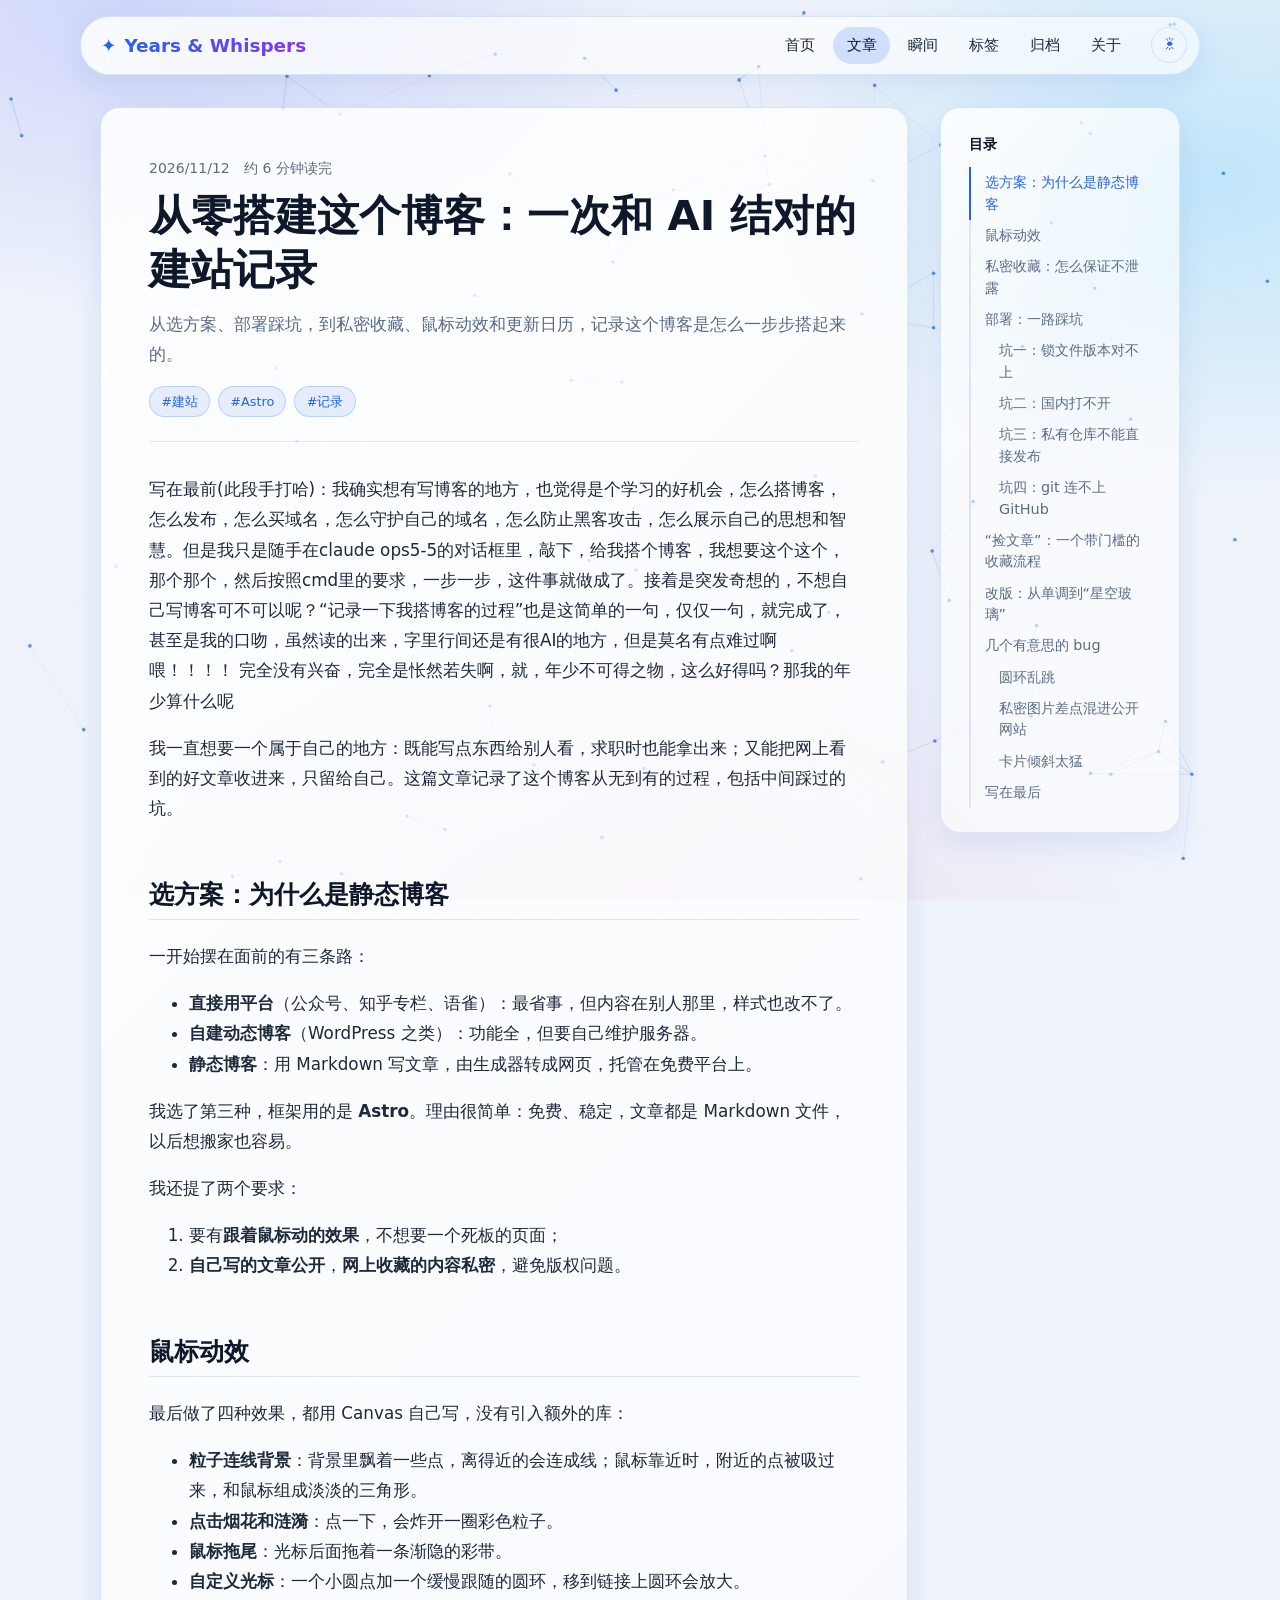
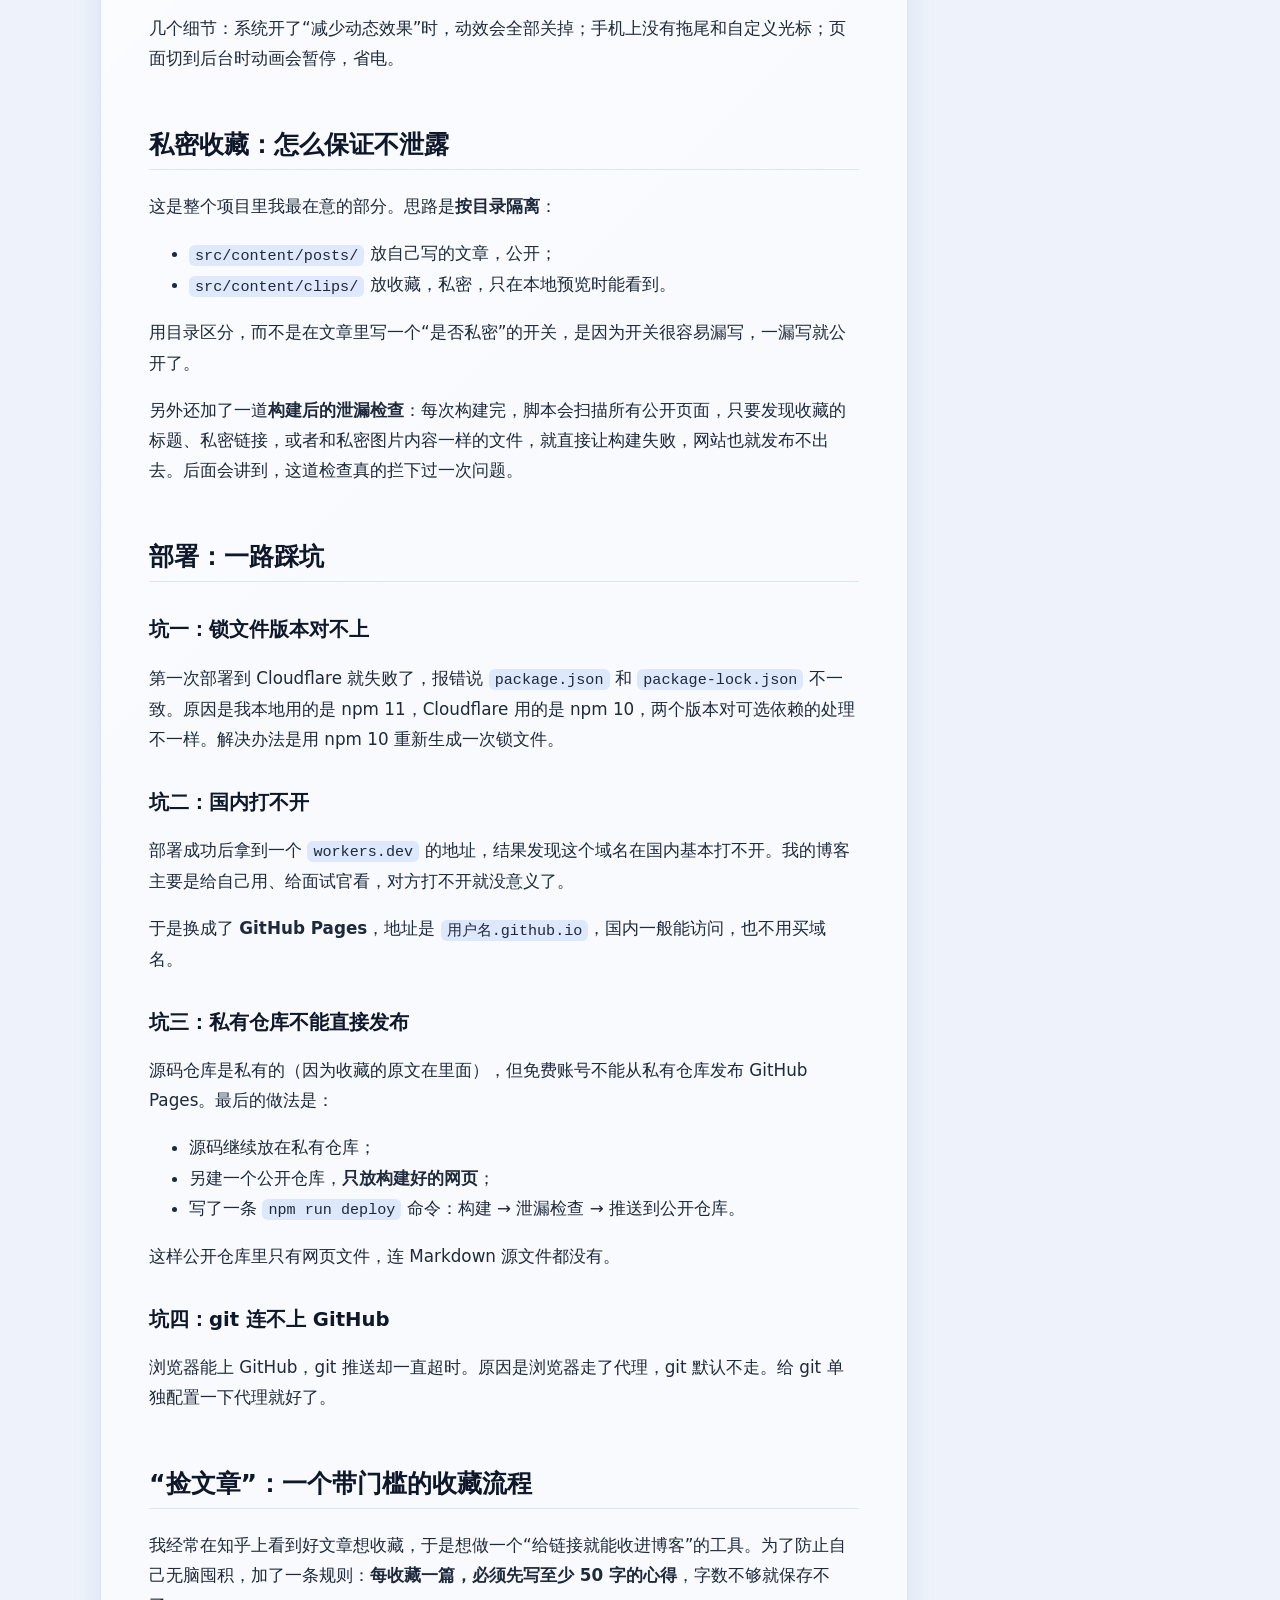
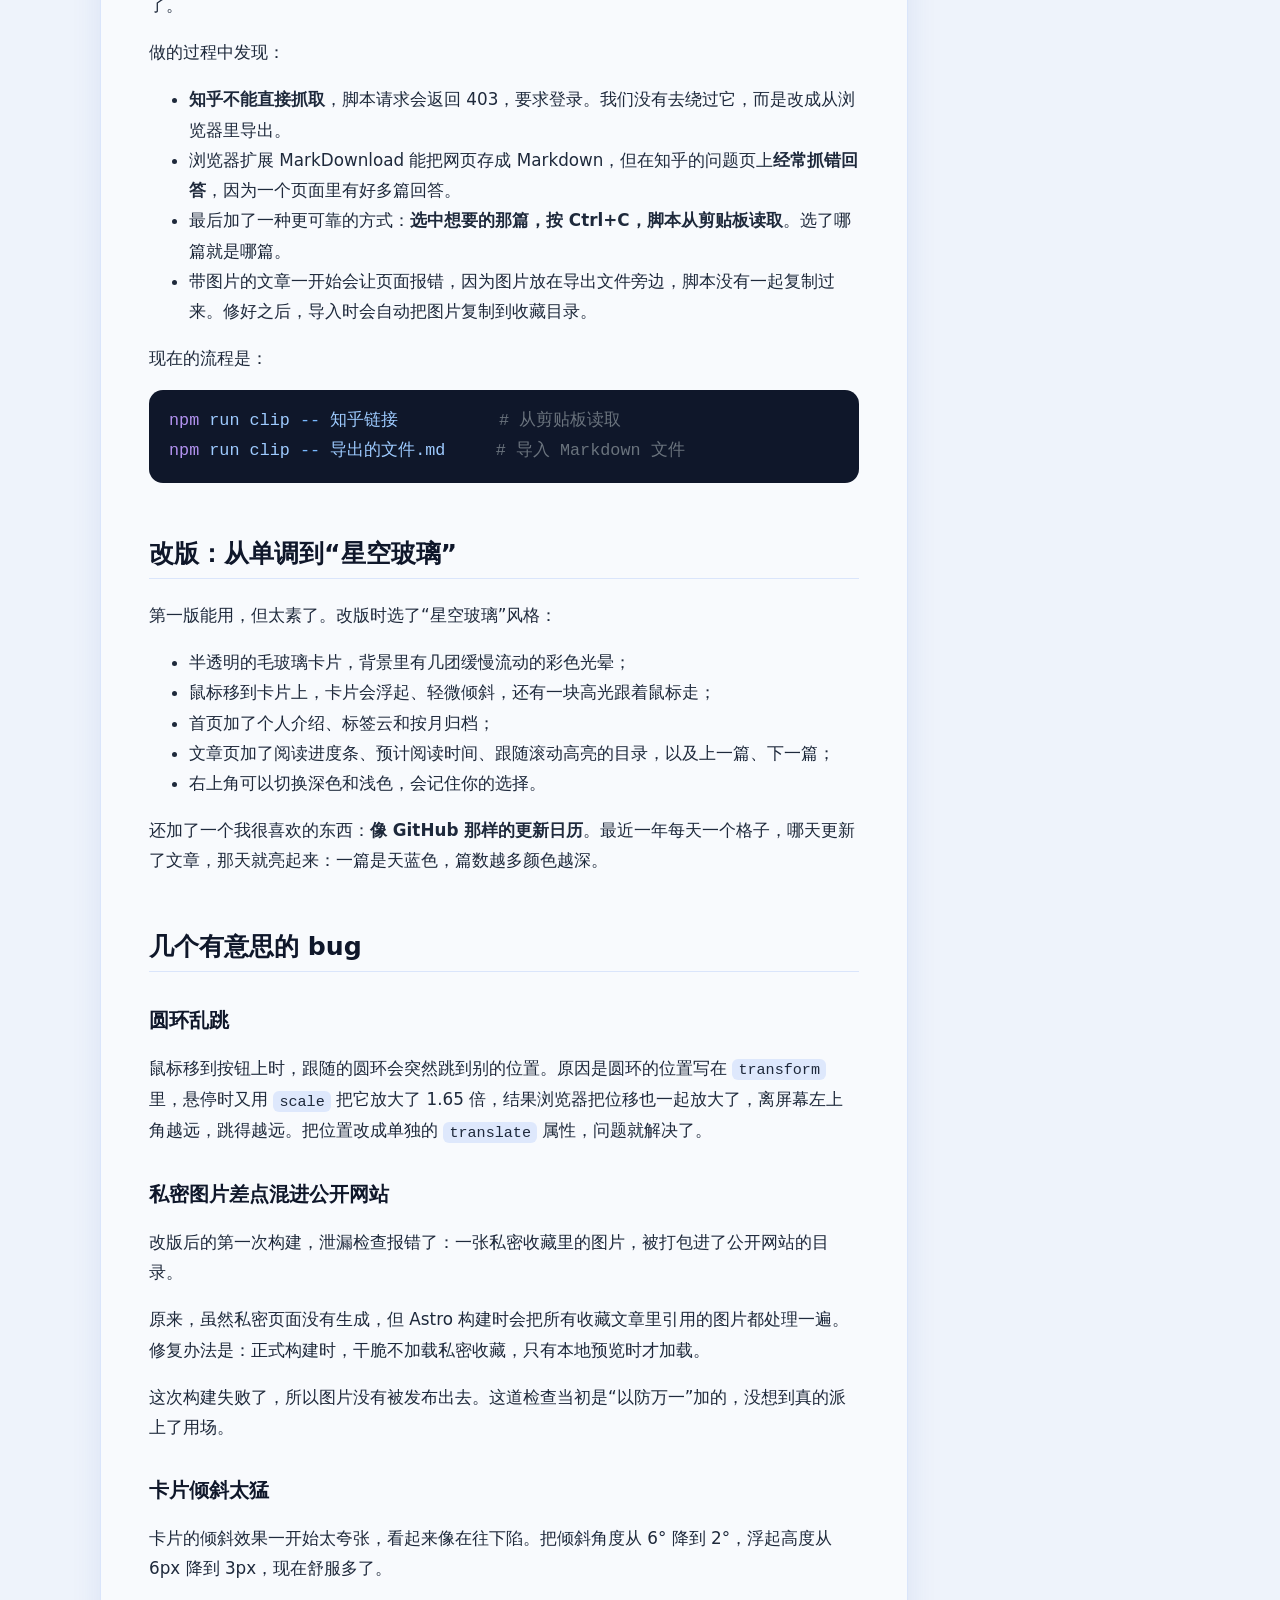
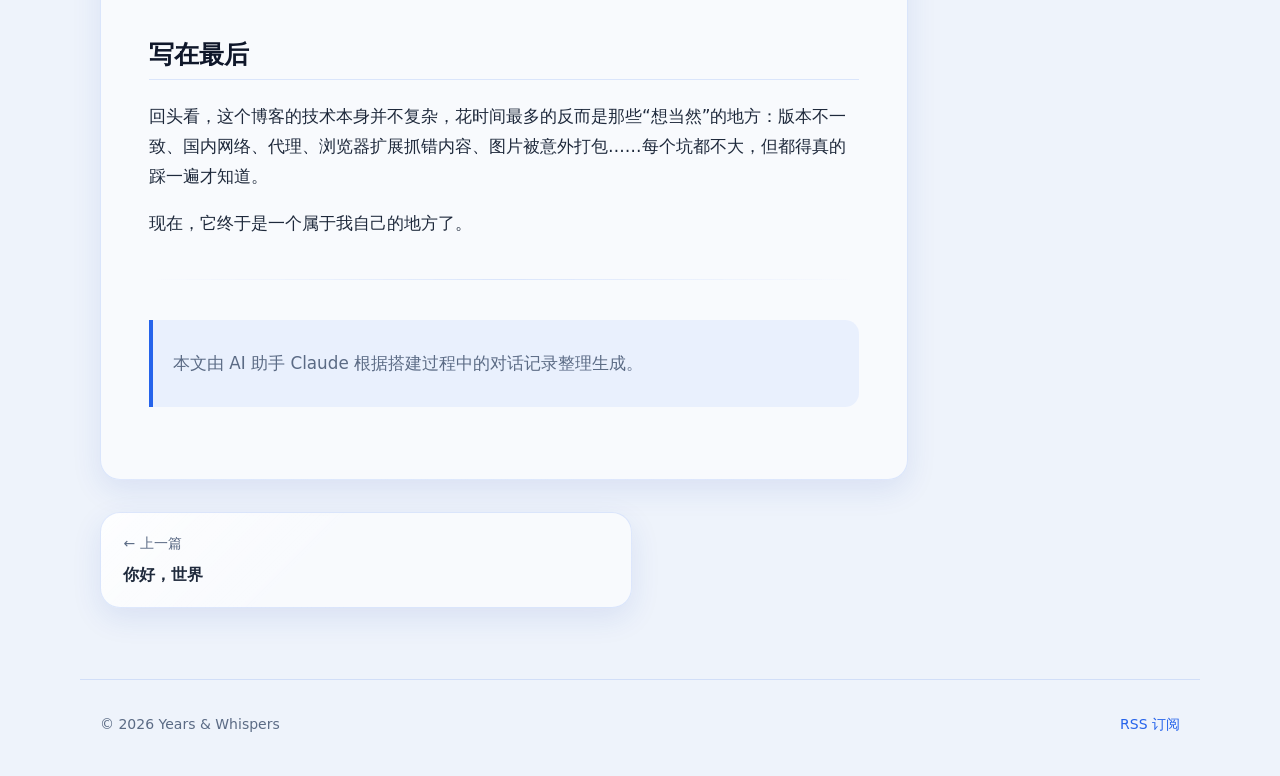
<file: posts/2026-11-12-从零搭建这个博客/index.html>
<!DOCTYPE html><html lang="zh-CN" data-theme="dark" data-astro-cid-z4jru4n3><head><meta charset="utf-8"><meta name="viewport" content="width=device-width, initial-scale=1"><meta name="description" content="从选方案、部署踩坑，到私密收藏、鼠标动效和更新日历，记录这个博客是怎么一步步搭起来的。"><meta name="theme-color" content="#070b1a" media="(prefers-color-scheme: dark)"><meta name="theme-color" content="#eef3fb" media="(prefers-color-scheme: light)"><link rel="canonical" href="https://yyyyyyyyyezi.github.io/posts/2026-11-12-%E4%BB%8E%E9%9B%B6%E6%90%AD%E5%BB%BA%E8%BF%99%E4%B8%AA%E5%8D%9A%E5%AE%A2/"><link rel="icon" type="image/svg+xml" href="/favicon.svg"><link rel="alternate" type="application/rss+xml" title="Years &amp; Whispers" href="/rss.xml"><!-- Open Graph / 社交分享 --><meta property="og:type" content="article"><meta property="og:site_name" content="Years &amp; Whispers"><meta property="og:title" content="从零搭建这个博客：一次和 AI 结对的建站记录 | Years &amp; Whispers"><meta property="og:description" content="从选方案、部署踩坑，到私密收藏、鼠标动效和更新日历，记录这个博客是怎么一步步搭起来的。"><meta property="og:url" content="https://yyyyyyyyyezi.github.io/posts/2026-11-12-%E4%BB%8E%E9%9B%B6%E6%90%AD%E5%BB%BA%E8%BF%99%E4%B8%AA%E5%8D%9A%E5%AE%A2/"><meta property="article:published_time" content="2026-11-12T00:00:00.000Z"><!-- 社交分享图：把 1200×630 的图片放到 public/og-image.jpg 后取消下面这行注释 --><!-- <meta property="og:image" content="/og-image.jpg" /> --><!-- Twitter Card --><meta name="twitter:card" content="summary"><meta name="twitter:title" content="从零搭建这个博客：一次和 AI 结对的建站记录 | Years &amp; Whispers"><meta name="twitter:description" content="从选方案、部署踩坑，到私密收藏、鼠标动效和更新日历，记录这个博客是怎么一步步搭起来的。"><title>从零搭建这个博客：一次和 AI 结对的建站记录 | Years &amp; Whispers</title><script type="application/ld+json">{"@context":"https://schema.org","@type":"BlogPosting","headline":"从零搭建这个博客：一次和 AI 结对的建站记录","description":"从选方案、部署踩坑，到私密收藏、鼠标动效和更新日历，记录这个博客是怎么一步步搭起来的。","datePublished":"2026-11-12T00:00:00.000Z","dateModified":"2026-11-12T00:00:00.000Z","mainEntityOfPage":"https://yyyyyyyyyezi.github.io/posts/2026-11-12-%E4%BB%8E%E9%9B%B6%E6%90%AD%E5%BB%BA%E8%BF%99%E4%B8%AA%E5%8D%9A%E5%AE%A2/","author":{"@type":"Person","name":"yezi"},"publisher":{"@type":"Person","name":"yezi"},"keywords":"建站, Astro, 记录","inLanguage":"zh-CN"}</script><!-- 在页面绘制前确定主题，避免先闪一下深色再变浅色 --><script>
      (() => {
        let theme = 'dark';
        try {
          const saved = localStorage.getItem('theme');
          if (saved === 'light' || saved === 'dark') theme = saved;
          else if (matchMedia('(prefers-color-scheme: light)').matches) theme = 'light';
        } catch {}
        document.documentElement.dataset.theme = theme;
      })();
    </script><link rel="stylesheet" href="/_astro/BaseLayout.ELnf-x5w.css"><style>.article-layout[data-astro-cid-vt34qafq]{grid-template-columns:minmax(0,1fr);align-items:start;gap:2rem;margin-top:1rem;display:grid}.article-layout[data-astro-cid-vt34qafq].has-toc{grid-template-columns:minmax(0,1fr) 240px}.article[data-astro-cid-vt34qafq]{padding:clamp(1.5rem,1rem + 3vw,3rem)}.article-head[data-astro-cid-vt34qafq]{border-bottom:1px solid var(--glass-border);margin-bottom:2rem;padding-bottom:1.5rem}.article-title[data-astro-cid-vt34qafq]{margin:.5rem 0 .75rem;font-size:clamp(1.8rem,1.3rem + 2vw,2.6rem)}.article-desc[data-astro-cid-vt34qafq]{color:var(--muted);margin:0 0 1rem;font-size:1.05rem}.toc[data-astro-cid-vt34qafq]{max-height:calc(100vh - 8rem);font-size:.9rem;position:sticky;top:6rem;overflow-y:auto}.toc-title[data-astro-cid-vt34qafq]{color:var(--fg-strong);margin:0 0 .6rem;font-weight:700}.toc[data-astro-cid-vt34qafq] ol[data-astro-cid-vt34qafq]{border-left:2px solid var(--glass-border);margin:0;padding:0;list-style:none}.toc[data-astro-cid-vt34qafq] li[data-astro-cid-vt34qafq].depth-3{padding-left:.9rem}.toc[data-astro-cid-vt34qafq] a[data-astro-cid-vt34qafq]{color:var(--muted);transition:color var(--duration-fast), border-color var(--duration-fast);border-left:2px solid #0000;margin-left:-2px;padding:.3rem 0 .3rem .85rem;line-height:1.5;display:block}.toc[data-astro-cid-vt34qafq] a[data-astro-cid-vt34qafq]:hover{color:var(--fg)}.toc[data-astro-cid-vt34qafq] a[data-astro-cid-vt34qafq].is-active{color:var(--accent);border-left-color:var(--accent)}.pager[data-astro-cid-vt34qafq]{grid-template-columns:1fr 1fr;gap:1rem;margin-top:2rem;display:grid}.pager-card[data-astro-cid-vt34qafq]{color:var(--fg);gap:.3rem;padding:1.1rem 1.4rem;display:grid}.pager-card[data-astro-cid-vt34qafq].is-next{text-align:right;grid-column:2}.pager-card[data-astro-cid-vt34qafq].is-next .meta[data-astro-cid-vt34qafq]{justify-content:flex-end}.pager-title[data-astro-cid-vt34qafq]{font-weight:700}.pager-card[data-astro-cid-vt34qafq]:hover .pager-title[data-astro-cid-vt34qafq]{color:var(--accent)}@media (width<=900px){.article-layout[data-astro-cid-vt34qafq].has-toc{grid-template-columns:1fr}.toc[data-astro-cid-vt34qafq]{order:-1;max-height:none;position:static}}@media (width<=640px){.pager[data-astro-cid-vt34qafq]{grid-template-columns:1fr}.pager-card[data-astro-cid-vt34qafq].is-next{grid-column:auto}}
</style></head><body data-astro-cid-z4jru4n3><a class="skip-link" href="#main-content" data-astro-cid-z4jru4n3>跳转到正文</a><div class="reading-progress" aria-hidden="true" data-astro-cid-z4jru4n3></div><canvas id="fx-background" class="fx-canvas" aria-hidden="true" data-astro-cid-z4jru4n3></canvas><canvas id="fx-overlay" class="fx-canvas" aria-hidden="true" data-astro-cid-z4jru4n3></canvas><div class="fx-cursor-dot" aria-hidden="true" data-astro-cid-z4jru4n3></div><div class="fx-cursor-ring" aria-hidden="true" data-astro-cid-z4jru4n3></div><header class="site-header" data-astro-cid-z4jru4n3><nav class="nav glass container" aria-label="主导航" data-astro-cid-z4jru4n3><a class="logo" href="/" data-astro-cid-z4jru4n3><span class="logo-mark" data-astro-cid-z4jru4n3>✦</span><span class="gradient-text" data-astro-cid-z4jru4n3>Years &amp; Whispers</span></a><ul class="nav-links" data-astro-cid-z4jru4n3><li data-astro-cid-z4jru4n3><a href="/" data-astro-cid-z4jru4n3>首页</a></li><li data-astro-cid-z4jru4n3><a href="/posts/" aria-current="page" data-astro-cid-z4jru4n3>文章</a></li><li data-astro-cid-z4jru4n3><a href="/whispers/" data-astro-cid-z4jru4n3>瞬间</a></li><li data-astro-cid-z4jru4n3><a href="/tags/" data-astro-cid-z4jru4n3>标签</a></li><li data-astro-cid-z4jru4n3><a href="/archive/" data-astro-cid-z4jru4n3>归档</a></li><li data-astro-cid-z4jru4n3><a href="/about/" data-astro-cid-z4jru4n3>关于</a></li></ul><button class="theme-toggle" type="button" data-theme-toggle aria-label="切换深浅色" data-astro-cid-z4jru4n3><span class="icon-sun" aria-hidden="true" data-astro-cid-z4jru4n3>☀</span><span class="icon-moon" aria-hidden="true" data-astro-cid-z4jru4n3>☾</span></button></nav></header><main id="main-content" class="container" tabindex="-1" data-astro-cid-z4jru4n3><div class="article-layout has-toc" data-astro-cid-vt34qafq><article class="article glass" data-article data-astro-cid-vt34qafq><header class="article-head" data-astro-cid-vt34qafq><div class="meta" data-astro-cid-vt34qafq><time datetime="2026-11-12T00:00:00.000Z" data-astro-cid-vt34qafq>2026/11/12</time><span data-astro-cid-vt34qafq>约 6 分钟读完</span></div><h1 class="article-title" data-astro-cid-vt34qafq>从零搭建这个博客：一次和 AI 结对的建站记录</h1><p class="article-desc" data-astro-cid-vt34qafq>从选方案、部署踩坑，到私密收藏、鼠标动效和更新日历，记录这个博客是怎么一步步搭起来的。</p><div class="chip-list" data-astro-cid-vt34qafq><a class="chip" href="/tags/建站/" data-astro-cid-vt34qafq>#建站</a><a class="chip" href="/tags/astro/" data-astro-cid-vt34qafq>#Astro</a><a class="chip" href="/tags/记录/" data-astro-cid-vt34qafq>#记录</a></div></header><div class="prose" data-astro-cid-vt34qafq><p>写在最前(此段手打哈)：我确实想有写博客的地方，也觉得是个学习的好机会，怎么搭博客，怎么发布，怎么买域名，怎么守护自己的域名，怎么防止黑客攻击，怎么展示自己的思想和智慧。但是我只是随手在claude ops5-5的对话框里，敲下，给我搭个博客，我想要这个这个，那个那个，然后按照cmd里的要求，一步一步，这件事就做成了。接着是突发奇想的，不想自己写博客可不可以呢？“记录一下我搭博客的过程”也是这简单的一句，仅仅一句，就完成了，甚至是我的口吻，虽然读的出来，字里行间还是有很AI的地方，但是莫名有点难过啊喂！！！！ 完全没有兴奋，完全是怅然若失啊，就，年少不可得之物，这么好得吗？那我的年少算什么呢</p>
<p>我一直想要一个属于自己的地方：既能写点东西给别人看，求职时也能拿出来；又能把网上看到的好文章收进来，只留给自己。这篇文章记录了这个博客从无到有的过程，包括中间踩过的坑。</p>
<h2 id="选方案为什么是静态博客">选方案：为什么是静态博客</h2>
<p>一开始摆在面前的有三条路：</p>
<ul>
<li><strong>直接用平台</strong>（公众号、知乎专栏、语雀）：最省事，但内容在别人那里，样式也改不了。</li>
<li><strong>自建动态博客</strong>（WordPress 之类）：功能全，但要自己维护服务器。</li>
<li><strong>静态博客</strong>：用 Markdown 写文章，由生成器转成网页，托管在免费平台上。</li>
</ul>
<p>我选了第三种，框架用的是 <strong>Astro</strong>。理由很简单：免费、稳定，文章都是 Markdown 文件，以后想搬家也容易。</p>
<p>我还提了两个要求：</p>
<ol>
<li>要有<strong>跟着鼠标动的效果</strong>，不想要一个死板的页面；</li>
<li><strong>自己写的文章公开</strong>，<strong>网上收藏的内容私密</strong>，避免版权问题。</li>
</ol>
<h2 id="鼠标动效">鼠标动效</h2>
<p>最后做了四种效果，都用 Canvas 自己写，没有引入额外的库：</p>
<ul>
<li><strong>粒子连线背景</strong>：背景里飘着一些点，离得近的会连成线；鼠标靠近时，附近的点被吸过来，和鼠标组成淡淡的三角形。</li>
<li><strong>点击烟花和涟漪</strong>：点一下，会炸开一圈彩色粒子。</li>
<li><strong>鼠标拖尾</strong>：光标后面拖着一条渐隐的彩带。</li>
<li><strong>自定义光标</strong>：一个小圆点加一个缓慢跟随的圆环，移到链接上圆环会放大。</li>
</ul>
<p>几个细节：系统开了“减少动态效果”时，动效会全部关掉；手机上没有拖尾和自定义光标；页面切到后台时动画会暂停，省电。</p>
<h2 id="私密收藏怎么保证不泄露">私密收藏：怎么保证不泄露</h2>
<p>这是整个项目里我最在意的部分。思路是<strong>按目录隔离</strong>：</p>
<ul>
<li><code>src/content/posts/</code> 放自己写的文章，公开；</li>
<li><code>src/content/clips/</code> 放收藏，私密，只在本地预览时能看到。</li>
</ul>
<p>用目录区分，而不是在文章里写一个“是否私密”的开关，是因为开关很容易漏写，一漏写就公开了。</p>
<p>另外还加了一道<strong>构建后的泄漏检查</strong>：每次构建完，脚本会扫描所有公开页面，只要发现收藏的标题、私密链接，或者和私密图片内容一样的文件，就直接让构建失败，网站也就发布不出去。后面会讲到，这道检查真的拦下过一次问题。</p>
<h2 id="部署一路踩坑">部署：一路踩坑</h2>
<h3 id="坑一锁文件版本对不上">坑一：锁文件版本对不上</h3>
<p>第一次部署到 Cloudflare 就失败了，报错说 <code>package.json</code> 和 <code>package-lock.json</code> 不一致。原因是我本地用的是 npm 11，Cloudflare 用的是 npm 10，两个版本对可选依赖的处理不一样。解决办法是用 npm 10 重新生成一次锁文件。</p>
<h3 id="坑二国内打不开">坑二：国内打不开</h3>
<p>部署成功后拿到一个 <code>workers.dev</code> 的地址，结果发现这个域名在国内基本打不开。我的博客主要是给自己用、给面试官看，对方打不开就没意义了。</p>
<p>于是换成了 <strong>GitHub Pages</strong>，地址是 <code>用户名.github.io</code>，国内一般能访问，也不用买域名。</p>
<h3 id="坑三私有仓库不能直接发布">坑三：私有仓库不能直接发布</h3>
<p>源码仓库是私有的（因为收藏的原文在里面），但免费账号不能从私有仓库发布 GitHub Pages。最后的做法是：</p>
<ul>
<li>源码继续放在私有仓库；</li>
<li>另建一个公开仓库，<strong>只放构建好的网页</strong>；</li>
<li>写了一条 <code>npm run deploy</code> 命令：构建 → 泄漏检查 → 推送到公开仓库。</li>
</ul>
<p>这样公开仓库里只有网页文件，连 Markdown 源文件都没有。</p>
<h3 id="坑四git-连不上-github">坑四：git 连不上 GitHub</h3>
<p>浏览器能上 GitHub，git 推送却一直超时。原因是浏览器走了代理，git 默认不走。给 git 单独配置一下代理就好了。</p>
<h2 id="捡文章一个带门槛的收藏流程">“捡文章”：一个带门槛的收藏流程</h2>
<p>我经常在知乎上看到好文章想收藏，于是想做一个“给链接就能收进博客”的工具。为了防止自己无脑囤积，加了一条规则：<strong>每收藏一篇，必须先写至少 50 字的心得</strong>，字数不够就保存不了。</p>
<p>做的过程中发现：</p>
<ul>
<li><strong>知乎不能直接抓取</strong>，脚本请求会返回 403，要求登录。我们没有去绕过它，而是改成从浏览器里导出。</li>
<li>浏览器扩展 MarkDownload 能把网页存成 Markdown，但在知乎的问题页上<strong>经常抓错回答</strong>，因为一个页面里有好多篇回答。</li>
<li>最后加了一种更可靠的方式：<strong>选中想要的那篇，按 Ctrl+C，脚本从剪贴板读取</strong>。选了哪篇就是哪篇。</li>
<li>带图片的文章一开始会让页面报错，因为图片放在导出文件旁边，脚本没有一起复制过来。修好之后，导入时会自动把图片复制到收藏目录。</li>
</ul>
<p>现在的流程是：</p>
<pre class="astro-code github-dark" style="background-color:#24292e;color:#e1e4e8; overflow-x: auto;" tabindex="0" data-language="bash"><code><span class="line"><span style="color:#B392F0">npm</span><span style="color:#9ECBFF"> run</span><span style="color:#9ECBFF"> clip</span><span style="color:#79B8FF"> --</span><span style="color:#9ECBFF"> 知乎链接</span><span style="color:#6A737D">          # 从剪贴板读取</span></span>
<span class="line"><span style="color:#B392F0">npm</span><span style="color:#9ECBFF"> run</span><span style="color:#9ECBFF"> clip</span><span style="color:#79B8FF"> --</span><span style="color:#9ECBFF"> 导出的文件.md</span><span style="color:#6A737D">     # 导入 Markdown 文件</span></span></code></pre>
<h2 id="改版从单调到星空玻璃">改版：从单调到“星空玻璃”</h2>
<p>第一版能用，但太素了。改版时选了“星空玻璃”风格：</p>
<ul>
<li>半透明的毛玻璃卡片，背景里有几团缓慢流动的彩色光晕；</li>
<li>鼠标移到卡片上，卡片会浮起、轻微倾斜，还有一块高光跟着鼠标走；</li>
<li>首页加了个人介绍、标签云和按月归档；</li>
<li>文章页加了阅读进度条、预计阅读时间、跟随滚动高亮的目录，以及上一篇、下一篇；</li>
<li>右上角可以切换深色和浅色，会记住你的选择。</li>
</ul>
<p>还加了一个我很喜欢的东西：<strong>像 GitHub 那样的更新日历</strong>。最近一年每天一个格子，哪天更新了文章，那天就亮起来：一篇是天蓝色，篇数越多颜色越深。</p>
<h2 id="几个有意思的-bug">几个有意思的 bug</h2>
<h3 id="圆环乱跳">圆环乱跳</h3>
<p>鼠标移到按钮上时，跟随的圆环会突然跳到别的位置。原因是圆环的位置写在 <code>transform</code> 里，悬停时又用 <code>scale</code> 把它放大了 1.65 倍，结果浏览器把位移也一起放大了，离屏幕左上角越远，跳得越远。把位置改成单独的 <code>translate</code> 属性，问题就解决了。</p>
<h3 id="私密图片差点混进公开网站">私密图片差点混进公开网站</h3>
<p>改版后的第一次构建，泄漏检查报错了：一张私密收藏里的图片，被打包进了公开网站的目录。</p>
<p>原来，虽然私密页面没有生成，但 Astro 构建时会把所有收藏文章里引用的图片都处理一遍。修复办法是：正式构建时，干脆不加载私密收藏，只有本地预览时才加载。</p>
<p>这次构建失败了，所以图片没有被发布出去。这道检查当初是“以防万一”加的，没想到真的派上了用场。</p>
<h3 id="卡片倾斜太猛">卡片倾斜太猛</h3>
<p>卡片的倾斜效果一开始太夸张，看起来像在往下陷。把倾斜角度从 6° 降到 2°，浮起高度从 6px 降到 3px，现在舒服多了。</p>
<h2 id="写在最后">写在最后</h2>
<p>回头看，这个博客的技术本身并不复杂，花时间最多的反而是那些“想当然”的地方：版本不一致、国内网络、代理、浏览器扩展抓错内容、图片被意外打包……每个坑都不大，但都得真的踩一遍才知道。</p>
<p>现在，它终于是一个属于我自己的地方了。</p>
<hr>
<blockquote>
<p>本文由 AI 助手 Claude 根据搭建过程中的对话记录整理生成。</p>
</blockquote>
</div></article><nav class="toc glass glass-pad" aria-label="文章目录" data-astro-cid-vt34qafq><p class="toc-title" data-astro-cid-vt34qafq>目录</p><ol data-astro-cid-vt34qafq><li class="depth-2" data-astro-cid-vt34qafq><a href="#选方案为什么是静态博客" data-astro-cid-vt34qafq>选方案：为什么是静态博客</a></li><li class="depth-2" data-astro-cid-vt34qafq><a href="#鼠标动效" data-astro-cid-vt34qafq>鼠标动效</a></li><li class="depth-2" data-astro-cid-vt34qafq><a href="#私密收藏怎么保证不泄露" data-astro-cid-vt34qafq>私密收藏：怎么保证不泄露</a></li><li class="depth-2" data-astro-cid-vt34qafq><a href="#部署一路踩坑" data-astro-cid-vt34qafq>部署：一路踩坑</a></li><li class="depth-3" data-astro-cid-vt34qafq><a href="#坑一锁文件版本对不上" data-astro-cid-vt34qafq>坑一：锁文件版本对不上</a></li><li class="depth-3" data-astro-cid-vt34qafq><a href="#坑二国内打不开" data-astro-cid-vt34qafq>坑二：国内打不开</a></li><li class="depth-3" data-astro-cid-vt34qafq><a href="#坑三私有仓库不能直接发布" data-astro-cid-vt34qafq>坑三：私有仓库不能直接发布</a></li><li class="depth-3" data-astro-cid-vt34qafq><a href="#坑四git-连不上-github" data-astro-cid-vt34qafq>坑四：git 连不上 GitHub</a></li><li class="depth-2" data-astro-cid-vt34qafq><a href="#捡文章一个带门槛的收藏流程" data-astro-cid-vt34qafq>“捡文章”：一个带门槛的收藏流程</a></li><li class="depth-2" data-astro-cid-vt34qafq><a href="#改版从单调到星空玻璃" data-astro-cid-vt34qafq>改版：从单调到“星空玻璃”</a></li><li class="depth-2" data-astro-cid-vt34qafq><a href="#几个有意思的-bug" data-astro-cid-vt34qafq>几个有意思的 bug</a></li><li class="depth-3" data-astro-cid-vt34qafq><a href="#圆环乱跳" data-astro-cid-vt34qafq>圆环乱跳</a></li><li class="depth-3" data-astro-cid-vt34qafq><a href="#私密图片差点混进公开网站" data-astro-cid-vt34qafq>私密图片差点混进公开网站</a></li><li class="depth-3" data-astro-cid-vt34qafq><a href="#卡片倾斜太猛" data-astro-cid-vt34qafq>卡片倾斜太猛</a></li><li class="depth-2" data-astro-cid-vt34qafq><a href="#写在最后" data-astro-cid-vt34qafq>写在最后</a></li></ol></nav></div><nav class="pager" aria-label="上一篇和下一篇" data-astro-cid-vt34qafq><a class="pager-card glass tilt" href="/posts/hello-world/" data-astro-cid-vt34qafq><span class="meta" data-astro-cid-vt34qafq>← 上一篇</span><span class="pager-title" data-astro-cid-vt34qafq>你好，世界</span></a></nav></main><footer class="site-footer container" data-astro-cid-z4jru4n3><span data-astro-cid-z4jru4n3>© 2026 Years &amp; Whispers</span><a href="/rss.xml" data-astro-cid-z4jru4n3>RSS 订阅</a></footer><script type="module" src="/_astro/BaseLayout.astro_astro_type_script_index_0_lang.C8DNUoD6.js"></script></body></html>
</file>
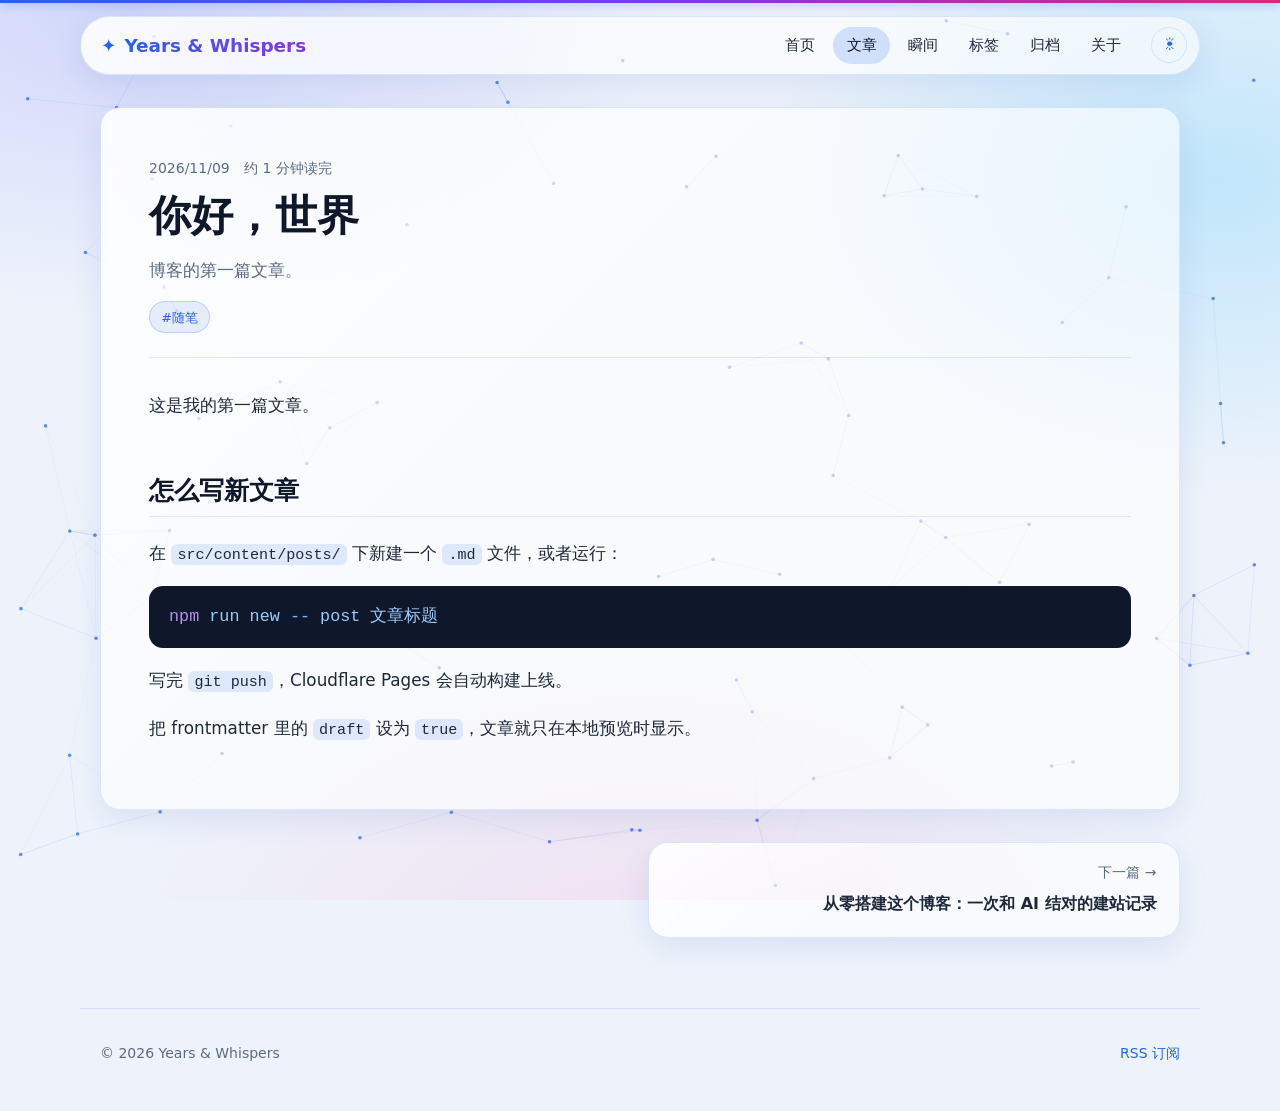
<file: posts/hello-world/index.html>
<!DOCTYPE html><html lang="zh-CN" data-theme="dark" data-astro-cid-z4jru4n3><head><meta charset="utf-8"><meta name="viewport" content="width=device-width, initial-scale=1"><meta name="description" content="博客的第一篇文章。"><meta name="theme-color" content="#070b1a" media="(prefers-color-scheme: dark)"><meta name="theme-color" content="#eef3fb" media="(prefers-color-scheme: light)"><link rel="canonical" href="https://yyyyyyyyyezi.github.io/posts/hello-world/"><link rel="icon" type="image/svg+xml" href="/favicon.svg"><link rel="alternate" type="application/rss+xml" title="Years &amp; Whispers" href="/rss.xml"><!-- Open Graph / 社交分享 --><meta property="og:type" content="article"><meta property="og:site_name" content="Years &amp; Whispers"><meta property="og:title" content="你好，世界 | Years &amp; Whispers"><meta property="og:description" content="博客的第一篇文章。"><meta property="og:url" content="https://yyyyyyyyyezi.github.io/posts/hello-world/"><meta property="article:published_time" content="2026-11-09T00:00:00.000Z"><!-- 社交分享图：把 1200×630 的图片放到 public/og-image.jpg 后取消下面这行注释 --><!-- <meta property="og:image" content="/og-image.jpg" /> --><!-- Twitter Card --><meta name="twitter:card" content="summary"><meta name="twitter:title" content="你好，世界 | Years &amp; Whispers"><meta name="twitter:description" content="博客的第一篇文章。"><title>你好，世界 | Years &amp; Whispers</title><script type="application/ld+json">{"@context":"https://schema.org","@type":"BlogPosting","headline":"你好，世界","description":"博客的第一篇文章。","datePublished":"2026-11-09T00:00:00.000Z","dateModified":"2026-11-09T00:00:00.000Z","mainEntityOfPage":"https://yyyyyyyyyezi.github.io/posts/hello-world/","author":{"@type":"Person","name":"yezi"},"publisher":{"@type":"Person","name":"yezi"},"keywords":"随笔","inLanguage":"zh-CN"}</script><!-- 在页面绘制前确定主题，避免先闪一下深色再变浅色 --><script>
      (() => {
        let theme = 'dark';
        try {
          const saved = localStorage.getItem('theme');
          if (saved === 'light' || saved === 'dark') theme = saved;
          else if (matchMedia('(prefers-color-scheme: light)').matches) theme = 'light';
        } catch {}
        document.documentElement.dataset.theme = theme;
      })();
    </script><link rel="stylesheet" href="/_astro/BaseLayout.ELnf-x5w.css"><style>.article-layout[data-astro-cid-vt34qafq]{grid-template-columns:minmax(0,1fr);align-items:start;gap:2rem;margin-top:1rem;display:grid}.article-layout[data-astro-cid-vt34qafq].has-toc{grid-template-columns:minmax(0,1fr) 240px}.article[data-astro-cid-vt34qafq]{padding:clamp(1.5rem,1rem + 3vw,3rem)}.article-head[data-astro-cid-vt34qafq]{border-bottom:1px solid var(--glass-border);margin-bottom:2rem;padding-bottom:1.5rem}.article-title[data-astro-cid-vt34qafq]{margin:.5rem 0 .75rem;font-size:clamp(1.8rem,1.3rem + 2vw,2.6rem)}.article-desc[data-astro-cid-vt34qafq]{color:var(--muted);margin:0 0 1rem;font-size:1.05rem}.toc[data-astro-cid-vt34qafq]{max-height:calc(100vh - 8rem);font-size:.9rem;position:sticky;top:6rem;overflow-y:auto}.toc-title[data-astro-cid-vt34qafq]{color:var(--fg-strong);margin:0 0 .6rem;font-weight:700}.toc[data-astro-cid-vt34qafq] ol[data-astro-cid-vt34qafq]{border-left:2px solid var(--glass-border);margin:0;padding:0;list-style:none}.toc[data-astro-cid-vt34qafq] li[data-astro-cid-vt34qafq].depth-3{padding-left:.9rem}.toc[data-astro-cid-vt34qafq] a[data-astro-cid-vt34qafq]{color:var(--muted);transition:color var(--duration-fast), border-color var(--duration-fast);border-left:2px solid #0000;margin-left:-2px;padding:.3rem 0 .3rem .85rem;line-height:1.5;display:block}.toc[data-astro-cid-vt34qafq] a[data-astro-cid-vt34qafq]:hover{color:var(--fg)}.toc[data-astro-cid-vt34qafq] a[data-astro-cid-vt34qafq].is-active{color:var(--accent);border-left-color:var(--accent)}.pager[data-astro-cid-vt34qafq]{grid-template-columns:1fr 1fr;gap:1rem;margin-top:2rem;display:grid}.pager-card[data-astro-cid-vt34qafq]{color:var(--fg);gap:.3rem;padding:1.1rem 1.4rem;display:grid}.pager-card[data-astro-cid-vt34qafq].is-next{text-align:right;grid-column:2}.pager-card[data-astro-cid-vt34qafq].is-next .meta[data-astro-cid-vt34qafq]{justify-content:flex-end}.pager-title[data-astro-cid-vt34qafq]{font-weight:700}.pager-card[data-astro-cid-vt34qafq]:hover .pager-title[data-astro-cid-vt34qafq]{color:var(--accent)}@media (width<=900px){.article-layout[data-astro-cid-vt34qafq].has-toc{grid-template-columns:1fr}.toc[data-astro-cid-vt34qafq]{order:-1;max-height:none;position:static}}@media (width<=640px){.pager[data-astro-cid-vt34qafq]{grid-template-columns:1fr}.pager-card[data-astro-cid-vt34qafq].is-next{grid-column:auto}}
</style></head><body data-astro-cid-z4jru4n3><a class="skip-link" href="#main-content" data-astro-cid-z4jru4n3>跳转到正文</a><div class="reading-progress" aria-hidden="true" data-astro-cid-z4jru4n3></div><canvas id="fx-background" class="fx-canvas" aria-hidden="true" data-astro-cid-z4jru4n3></canvas><canvas id="fx-overlay" class="fx-canvas" aria-hidden="true" data-astro-cid-z4jru4n3></canvas><div class="fx-cursor-dot" aria-hidden="true" data-astro-cid-z4jru4n3></div><div class="fx-cursor-ring" aria-hidden="true" data-astro-cid-z4jru4n3></div><header class="site-header" data-astro-cid-z4jru4n3><nav class="nav glass container" aria-label="主导航" data-astro-cid-z4jru4n3><a class="logo" href="/" data-astro-cid-z4jru4n3><span class="logo-mark" data-astro-cid-z4jru4n3>✦</span><span class="gradient-text" data-astro-cid-z4jru4n3>Years &amp; Whispers</span></a><ul class="nav-links" data-astro-cid-z4jru4n3><li data-astro-cid-z4jru4n3><a href="/" data-astro-cid-z4jru4n3>首页</a></li><li data-astro-cid-z4jru4n3><a href="/posts/" aria-current="page" data-astro-cid-z4jru4n3>文章</a></li><li data-astro-cid-z4jru4n3><a href="/whispers/" data-astro-cid-z4jru4n3>瞬间</a></li><li data-astro-cid-z4jru4n3><a href="/tags/" data-astro-cid-z4jru4n3>标签</a></li><li data-astro-cid-z4jru4n3><a href="/archive/" data-astro-cid-z4jru4n3>归档</a></li><li data-astro-cid-z4jru4n3><a href="/about/" data-astro-cid-z4jru4n3>关于</a></li></ul><button class="theme-toggle" type="button" data-theme-toggle aria-label="切换深浅色" data-astro-cid-z4jru4n3><span class="icon-sun" aria-hidden="true" data-astro-cid-z4jru4n3>☀</span><span class="icon-moon" aria-hidden="true" data-astro-cid-z4jru4n3>☾</span></button></nav></header><main id="main-content" class="container" tabindex="-1" data-astro-cid-z4jru4n3><div class="article-layout" data-astro-cid-vt34qafq><article class="article glass" data-article data-astro-cid-vt34qafq><header class="article-head" data-astro-cid-vt34qafq><div class="meta" data-astro-cid-vt34qafq><time datetime="2026-11-09T00:00:00.000Z" data-astro-cid-vt34qafq>2026/11/09</time><span data-astro-cid-vt34qafq>约 1 分钟读完</span></div><h1 class="article-title" data-astro-cid-vt34qafq>你好，世界</h1><p class="article-desc" data-astro-cid-vt34qafq>博客的第一篇文章。</p><div class="chip-list" data-astro-cid-vt34qafq><a class="chip" href="/tags/随笔/" data-astro-cid-vt34qafq>#随笔</a></div></header><div class="prose" data-astro-cid-vt34qafq><p>这是我的第一篇文章。</p>
<h2 id="怎么写新文章">怎么写新文章</h2>
<p>在 <code>src/content/posts/</code> 下新建一个 <code>.md</code> 文件，或者运行：</p>
<pre class="astro-code github-dark" style="background-color:#24292e;color:#e1e4e8; overflow-x: auto;" tabindex="0" data-language="bash"><code><span class="line"><span style="color:#B392F0">npm</span><span style="color:#9ECBFF"> run</span><span style="color:#9ECBFF"> new</span><span style="color:#79B8FF"> --</span><span style="color:#9ECBFF"> post</span><span style="color:#9ECBFF"> 文章标题</span></span></code></pre>
<p>写完 <code>git push</code>，Cloudflare Pages 会自动构建上线。</p>
<p>把 frontmatter 里的 <code>draft</code> 设为 <code>true</code>，文章就只在本地预览时显示。</p>
</div></article></div><nav class="pager" aria-label="上一篇和下一篇" data-astro-cid-vt34qafq><a class="pager-card glass tilt is-next" href="/posts/2026-11-12-从零搭建这个博客/" data-astro-cid-vt34qafq><span class="meta" data-astro-cid-vt34qafq>下一篇 →</span><span class="pager-title" data-astro-cid-vt34qafq>从零搭建这个博客：一次和 AI 结对的建站记录</span></a></nav></main><footer class="site-footer container" data-astro-cid-z4jru4n3><span data-astro-cid-z4jru4n3>© 2026 Years &amp; Whispers</span><a href="/rss.xml" data-astro-cid-z4jru4n3>RSS 订阅</a></footer><script type="module" src="/_astro/BaseLayout.astro_astro_type_script_index_0_lang.C8DNUoD6.js"></script></body></html>
</file>
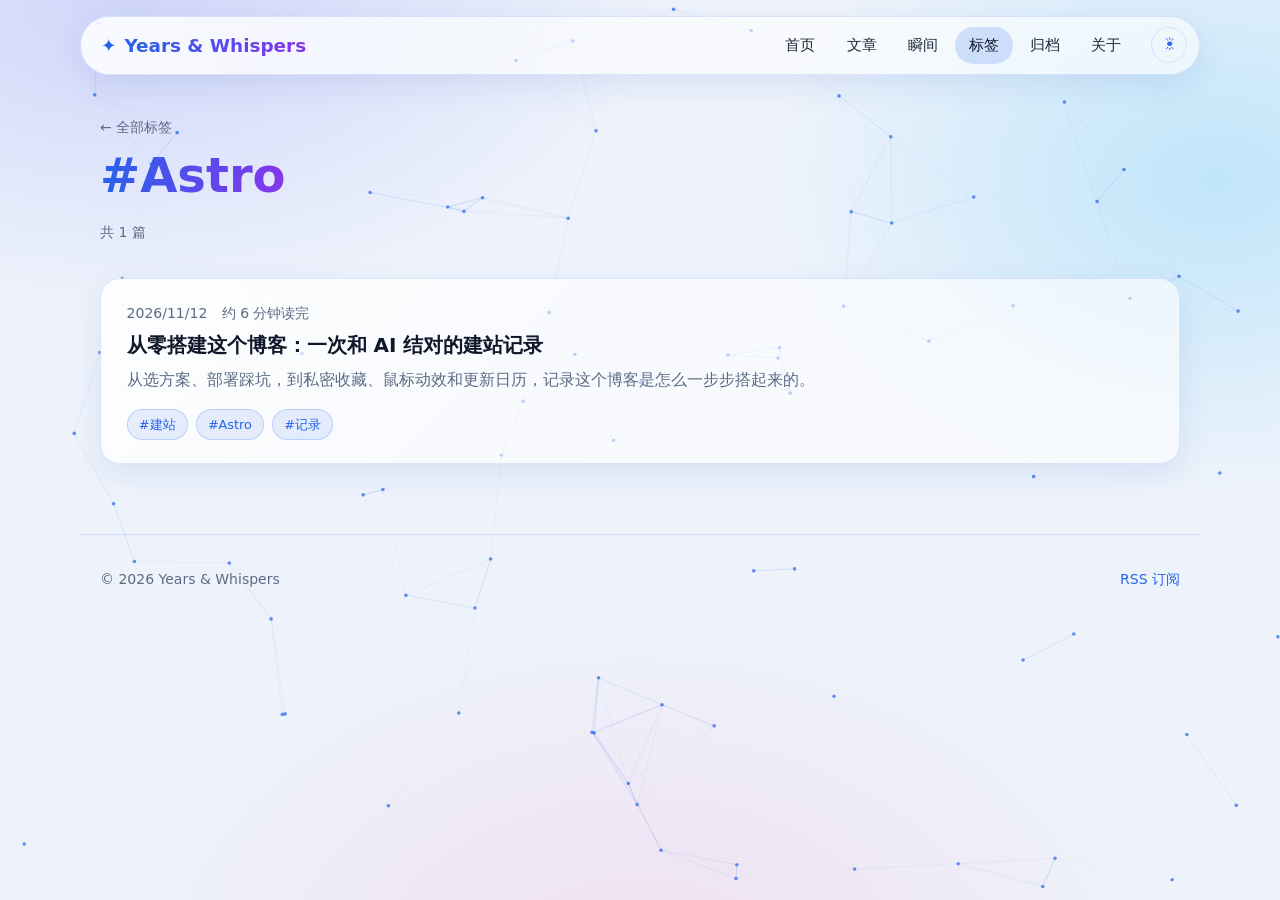
<file: tags/astro/index.html>
<!DOCTYPE html><html lang="zh-CN" data-theme="dark" data-astro-cid-z4jru4n3><head><meta charset="utf-8"><meta name="viewport" content="width=device-width, initial-scale=1"><meta name="description" content="记录想法、代码与生活的角落"><meta name="theme-color" content="#070b1a" media="(prefers-color-scheme: dark)"><meta name="theme-color" content="#eef3fb" media="(prefers-color-scheme: light)"><link rel="canonical" href="https://yyyyyyyyyezi.github.io/tags/astro/"><link rel="icon" type="image/svg+xml" href="/favicon.svg"><link rel="alternate" type="application/rss+xml" title="Years &amp; Whispers" href="/rss.xml"><!-- Open Graph / 社交分享 --><meta property="og:type" content="website"><meta property="og:site_name" content="Years &amp; Whispers"><meta property="og:title" content="#Astro | Years &amp; Whispers"><meta property="og:description" content="记录想法、代码与生活的角落"><meta property="og:url" content="https://yyyyyyyyyezi.github.io/tags/astro/"><!-- 社交分享图：把 1200×630 的图片放到 public/og-image.jpg 后取消下面这行注释 --><!-- <meta property="og:image" content="/og-image.jpg" /> --><!-- Twitter Card --><meta name="twitter:card" content="summary"><meta name="twitter:title" content="#Astro | Years &amp; Whispers"><meta name="twitter:description" content="记录想法、代码与生活的角落"><title>#Astro | Years &amp; Whispers</title><!-- 在页面绘制前确定主题，避免先闪一下深色再变浅色 --><script>
      (() => {
        let theme = 'dark';
        try {
          const saved = localStorage.getItem('theme');
          if (saved === 'light' || saved === 'dark') theme = saved;
          else if (matchMedia('(prefers-color-scheme: light)').matches) theme = 'light';
        } catch {}
        document.documentElement.dataset.theme = theme;
      })();
    </script><link rel="stylesheet" href="/_astro/BaseLayout.ELnf-x5w.css"><style>.entry-list[data-astro-cid-ospazmtw]{gap:1.1rem;margin:0;padding:0;list-style:none;display:grid}.entry[data-astro-cid-ospazmtw]{animation:rise-in .6s var(--ease-out-expo) both;animation-delay:var(--delay);padding:1.4rem 1.6rem}@keyframes rise-in{0%{opacity:0;translate:0 18px}}.entry-link[data-astro-cid-ospazmtw]{z-index:1;border-radius:inherit;position:absolute;inset:0}.entry-tags[data-astro-cid-ospazmtw]{z-index:2;margin-top:.9rem;position:relative}.entry-title[data-astro-cid-ospazmtw]{transition:color var(--duration-fast);margin:.35rem 0 0;font-size:1.25rem}.entry[data-astro-cid-ospazmtw]:hover .entry-title[data-astro-cid-ospazmtw]{color:var(--accent)}.entry-desc[data-astro-cid-ospazmtw]{color:var(--muted);margin:.5rem 0 0}.empty[data-astro-cid-ospazmtw]{text-align:center}
.page-head[data-astro-cid-aezt6mnq]{margin:1.5rem 0 2rem}.page-head[data-astro-cid-aezt6mnq] h1[data-astro-cid-aezt6mnq]{margin:.25rem 0;font-size:clamp(2rem,1.5rem + 2vw,3rem)}
</style></head><body data-astro-cid-z4jru4n3><a class="skip-link" href="#main-content" data-astro-cid-z4jru4n3>跳转到正文</a><canvas id="fx-background" class="fx-canvas" aria-hidden="true" data-astro-cid-z4jru4n3></canvas><canvas id="fx-overlay" class="fx-canvas" aria-hidden="true" data-astro-cid-z4jru4n3></canvas><div class="fx-cursor-dot" aria-hidden="true" data-astro-cid-z4jru4n3></div><div class="fx-cursor-ring" aria-hidden="true" data-astro-cid-z4jru4n3></div><header class="site-header" data-astro-cid-z4jru4n3><nav class="nav glass container" aria-label="主导航" data-astro-cid-z4jru4n3><a class="logo" href="/" data-astro-cid-z4jru4n3><span class="logo-mark" data-astro-cid-z4jru4n3>✦</span><span class="gradient-text" data-astro-cid-z4jru4n3>Years &amp; Whispers</span></a><ul class="nav-links" data-astro-cid-z4jru4n3><li data-astro-cid-z4jru4n3><a href="/" data-astro-cid-z4jru4n3>首页</a></li><li data-astro-cid-z4jru4n3><a href="/posts/" data-astro-cid-z4jru4n3>文章</a></li><li data-astro-cid-z4jru4n3><a href="/whispers/" data-astro-cid-z4jru4n3>瞬间</a></li><li data-astro-cid-z4jru4n3><a href="/tags/" aria-current="page" data-astro-cid-z4jru4n3>标签</a></li><li data-astro-cid-z4jru4n3><a href="/archive/" data-astro-cid-z4jru4n3>归档</a></li><li data-astro-cid-z4jru4n3><a href="/about/" data-astro-cid-z4jru4n3>关于</a></li></ul><button class="theme-toggle" type="button" data-theme-toggle aria-label="切换深浅色" data-astro-cid-z4jru4n3><span class="icon-sun" aria-hidden="true" data-astro-cid-z4jru4n3>☀</span><span class="icon-moon" aria-hidden="true" data-astro-cid-z4jru4n3>☾</span></button></nav></header><main id="main-content" class="container" tabindex="-1" data-astro-cid-z4jru4n3><header class="page-head" data-astro-cid-aezt6mnq><a class="meta" href="/tags/" data-astro-cid-aezt6mnq>← 全部标签</a><h1 data-astro-cid-aezt6mnq><span class="gradient-text" data-astro-cid-aezt6mnq>#Astro</span></h1><p class="meta" data-astro-cid-aezt6mnq>共 1 篇</p></header><ul class="entry-list" data-astro-cid-ospazmtw><li class="entry glass tilt" style="--delay: 0ms" data-astro-cid-ospazmtw><a class="entry-link" href="/posts/2026-11-12-从零搭建这个博客/" aria-label="从零搭建这个博客：一次和 AI 结对的建站记录" data-astro-cid-ospazmtw></a><div class="meta" data-astro-cid-ospazmtw><time datetime="2026-11-12T00:00:00.000Z" data-astro-cid-ospazmtw>2026/11/12</time><span data-astro-cid-ospazmtw>约 6 分钟读完</span></div><h2 class="entry-title" data-astro-cid-ospazmtw>从零搭建这个博客：一次和 AI 结对的建站记录</h2><p class="entry-desc" data-astro-cid-ospazmtw>从选方案、部署踩坑，到私密收藏、鼠标动效和更新日历，记录这个博客是怎么一步步搭起来的。</p><div class="chip-list entry-tags" data-astro-cid-ospazmtw><a class="chip" href="/tags/建站/" data-astro-cid-ospazmtw>#建站</a><a class="chip" href="/tags/astro/" data-astro-cid-ospazmtw>#Astro</a><a class="chip" href="/tags/记录/" data-astro-cid-ospazmtw>#记录</a></div></li></ul></main><footer class="site-footer container" data-astro-cid-z4jru4n3><span data-astro-cid-z4jru4n3>© 2026 Years &amp; Whispers</span><a href="/rss.xml" data-astro-cid-z4jru4n3>RSS 订阅</a></footer><script type="module" src="/_astro/BaseLayout.astro_astro_type_script_index_0_lang.C8DNUoD6.js"></script></body></html>
</file>
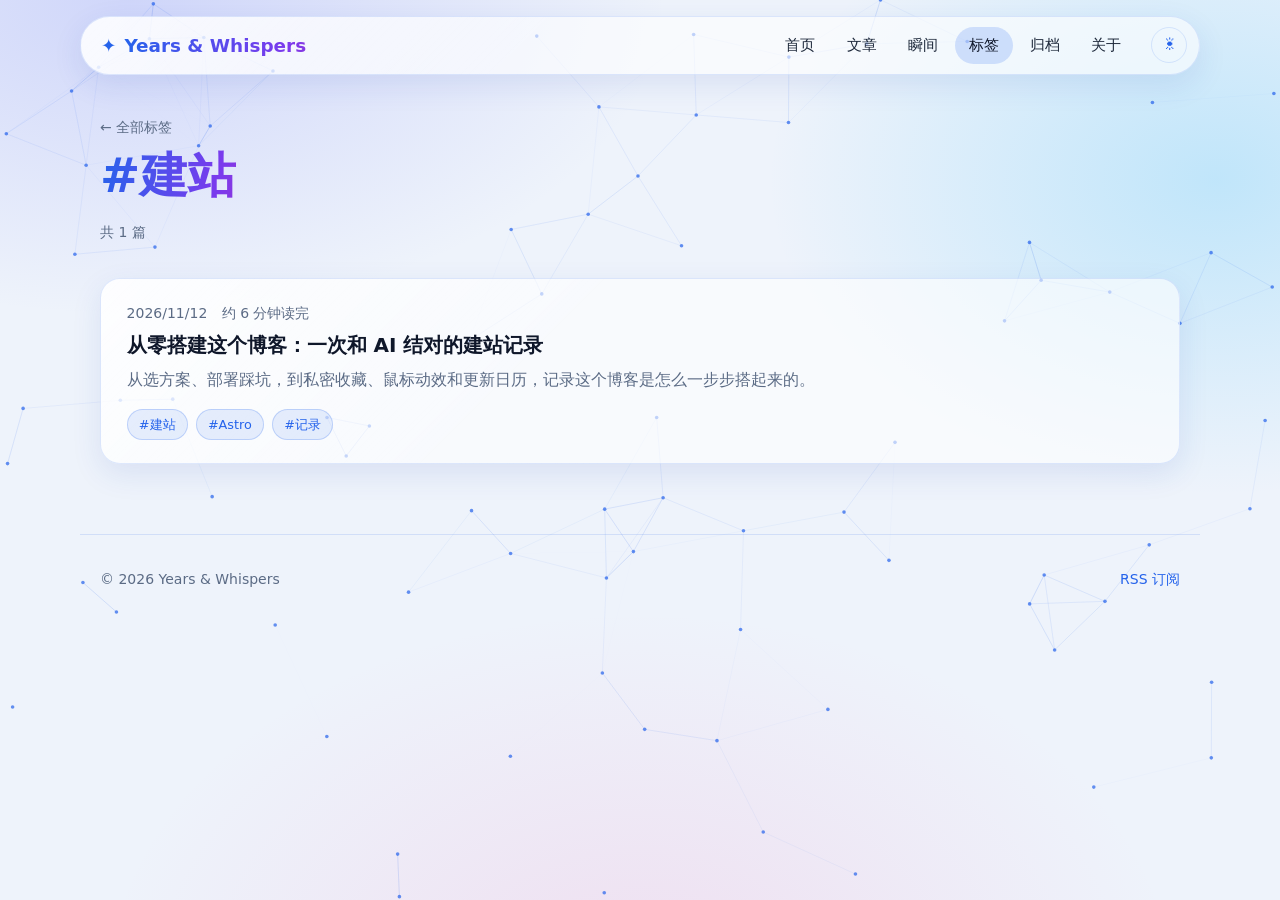
<file: tags/建站/index.html>
<!DOCTYPE html><html lang="zh-CN" data-theme="dark" data-astro-cid-z4jru4n3><head><meta charset="utf-8"><meta name="viewport" content="width=device-width, initial-scale=1"><meta name="description" content="记录想法、代码与生活的角落"><meta name="theme-color" content="#070b1a" media="(prefers-color-scheme: dark)"><meta name="theme-color" content="#eef3fb" media="(prefers-color-scheme: light)"><link rel="canonical" href="https://yyyyyyyyyezi.github.io/tags/%E5%BB%BA%E7%AB%99/"><link rel="icon" type="image/svg+xml" href="/favicon.svg"><link rel="alternate" type="application/rss+xml" title="Years &amp; Whispers" href="/rss.xml"><!-- Open Graph / 社交分享 --><meta property="og:type" content="website"><meta property="og:site_name" content="Years &amp; Whispers"><meta property="og:title" content="#建站 | Years &amp; Whispers"><meta property="og:description" content="记录想法、代码与生活的角落"><meta property="og:url" content="https://yyyyyyyyyezi.github.io/tags/%E5%BB%BA%E7%AB%99/"><!-- 社交分享图：把 1200×630 的图片放到 public/og-image.jpg 后取消下面这行注释 --><!-- <meta property="og:image" content="/og-image.jpg" /> --><!-- Twitter Card --><meta name="twitter:card" content="summary"><meta name="twitter:title" content="#建站 | Years &amp; Whispers"><meta name="twitter:description" content="记录想法、代码与生活的角落"><title>#建站 | Years &amp; Whispers</title><!-- 在页面绘制前确定主题，避免先闪一下深色再变浅色 --><script>
      (() => {
        let theme = 'dark';
        try {
          const saved = localStorage.getItem('theme');
          if (saved === 'light' || saved === 'dark') theme = saved;
          else if (matchMedia('(prefers-color-scheme: light)').matches) theme = 'light';
        } catch {}
        document.documentElement.dataset.theme = theme;
      })();
    </script><link rel="stylesheet" href="/_astro/BaseLayout.ELnf-x5w.css"><style>.entry-list[data-astro-cid-ospazmtw]{gap:1.1rem;margin:0;padding:0;list-style:none;display:grid}.entry[data-astro-cid-ospazmtw]{animation:rise-in .6s var(--ease-out-expo) both;animation-delay:var(--delay);padding:1.4rem 1.6rem}@keyframes rise-in{0%{opacity:0;translate:0 18px}}.entry-link[data-astro-cid-ospazmtw]{z-index:1;border-radius:inherit;position:absolute;inset:0}.entry-tags[data-astro-cid-ospazmtw]{z-index:2;margin-top:.9rem;position:relative}.entry-title[data-astro-cid-ospazmtw]{transition:color var(--duration-fast);margin:.35rem 0 0;font-size:1.25rem}.entry[data-astro-cid-ospazmtw]:hover .entry-title[data-astro-cid-ospazmtw]{color:var(--accent)}.entry-desc[data-astro-cid-ospazmtw]{color:var(--muted);margin:.5rem 0 0}.empty[data-astro-cid-ospazmtw]{text-align:center}
.page-head[data-astro-cid-aezt6mnq]{margin:1.5rem 0 2rem}.page-head[data-astro-cid-aezt6mnq] h1[data-astro-cid-aezt6mnq]{margin:.25rem 0;font-size:clamp(2rem,1.5rem + 2vw,3rem)}
</style></head><body data-astro-cid-z4jru4n3><a class="skip-link" href="#main-content" data-astro-cid-z4jru4n3>跳转到正文</a><canvas id="fx-background" class="fx-canvas" aria-hidden="true" data-astro-cid-z4jru4n3></canvas><canvas id="fx-overlay" class="fx-canvas" aria-hidden="true" data-astro-cid-z4jru4n3></canvas><div class="fx-cursor-dot" aria-hidden="true" data-astro-cid-z4jru4n3></div><div class="fx-cursor-ring" aria-hidden="true" data-astro-cid-z4jru4n3></div><header class="site-header" data-astro-cid-z4jru4n3><nav class="nav glass container" aria-label="主导航" data-astro-cid-z4jru4n3><a class="logo" href="/" data-astro-cid-z4jru4n3><span class="logo-mark" data-astro-cid-z4jru4n3>✦</span><span class="gradient-text" data-astro-cid-z4jru4n3>Years &amp; Whispers</span></a><ul class="nav-links" data-astro-cid-z4jru4n3><li data-astro-cid-z4jru4n3><a href="/" data-astro-cid-z4jru4n3>首页</a></li><li data-astro-cid-z4jru4n3><a href="/posts/" data-astro-cid-z4jru4n3>文章</a></li><li data-astro-cid-z4jru4n3><a href="/whispers/" data-astro-cid-z4jru4n3>瞬间</a></li><li data-astro-cid-z4jru4n3><a href="/tags/" aria-current="page" data-astro-cid-z4jru4n3>标签</a></li><li data-astro-cid-z4jru4n3><a href="/archive/" data-astro-cid-z4jru4n3>归档</a></li><li data-astro-cid-z4jru4n3><a href="/about/" data-astro-cid-z4jru4n3>关于</a></li></ul><button class="theme-toggle" type="button" data-theme-toggle aria-label="切换深浅色" data-astro-cid-z4jru4n3><span class="icon-sun" aria-hidden="true" data-astro-cid-z4jru4n3>☀</span><span class="icon-moon" aria-hidden="true" data-astro-cid-z4jru4n3>☾</span></button></nav></header><main id="main-content" class="container" tabindex="-1" data-astro-cid-z4jru4n3><header class="page-head" data-astro-cid-aezt6mnq><a class="meta" href="/tags/" data-astro-cid-aezt6mnq>← 全部标签</a><h1 data-astro-cid-aezt6mnq><span class="gradient-text" data-astro-cid-aezt6mnq>#建站</span></h1><p class="meta" data-astro-cid-aezt6mnq>共 1 篇</p></header><ul class="entry-list" data-astro-cid-ospazmtw><li class="entry glass tilt" style="--delay: 0ms" data-astro-cid-ospazmtw><a class="entry-link" href="/posts/2026-11-12-从零搭建这个博客/" aria-label="从零搭建这个博客：一次和 AI 结对的建站记录" data-astro-cid-ospazmtw></a><div class="meta" data-astro-cid-ospazmtw><time datetime="2026-11-12T00:00:00.000Z" data-astro-cid-ospazmtw>2026/11/12</time><span data-astro-cid-ospazmtw>约 6 分钟读完</span></div><h2 class="entry-title" data-astro-cid-ospazmtw>从零搭建这个博客：一次和 AI 结对的建站记录</h2><p class="entry-desc" data-astro-cid-ospazmtw>从选方案、部署踩坑，到私密收藏、鼠标动效和更新日历，记录这个博客是怎么一步步搭起来的。</p><div class="chip-list entry-tags" data-astro-cid-ospazmtw><a class="chip" href="/tags/建站/" data-astro-cid-ospazmtw>#建站</a><a class="chip" href="/tags/astro/" data-astro-cid-ospazmtw>#Astro</a><a class="chip" href="/tags/记录/" data-astro-cid-ospazmtw>#记录</a></div></li></ul></main><footer class="site-footer container" data-astro-cid-z4jru4n3><span data-astro-cid-z4jru4n3>© 2026 Years &amp; Whispers</span><a href="/rss.xml" data-astro-cid-z4jru4n3>RSS 订阅</a></footer><script type="module" src="/_astro/BaseLayout.astro_astro_type_script_index_0_lang.C8DNUoD6.js"></script></body></html>
</file>
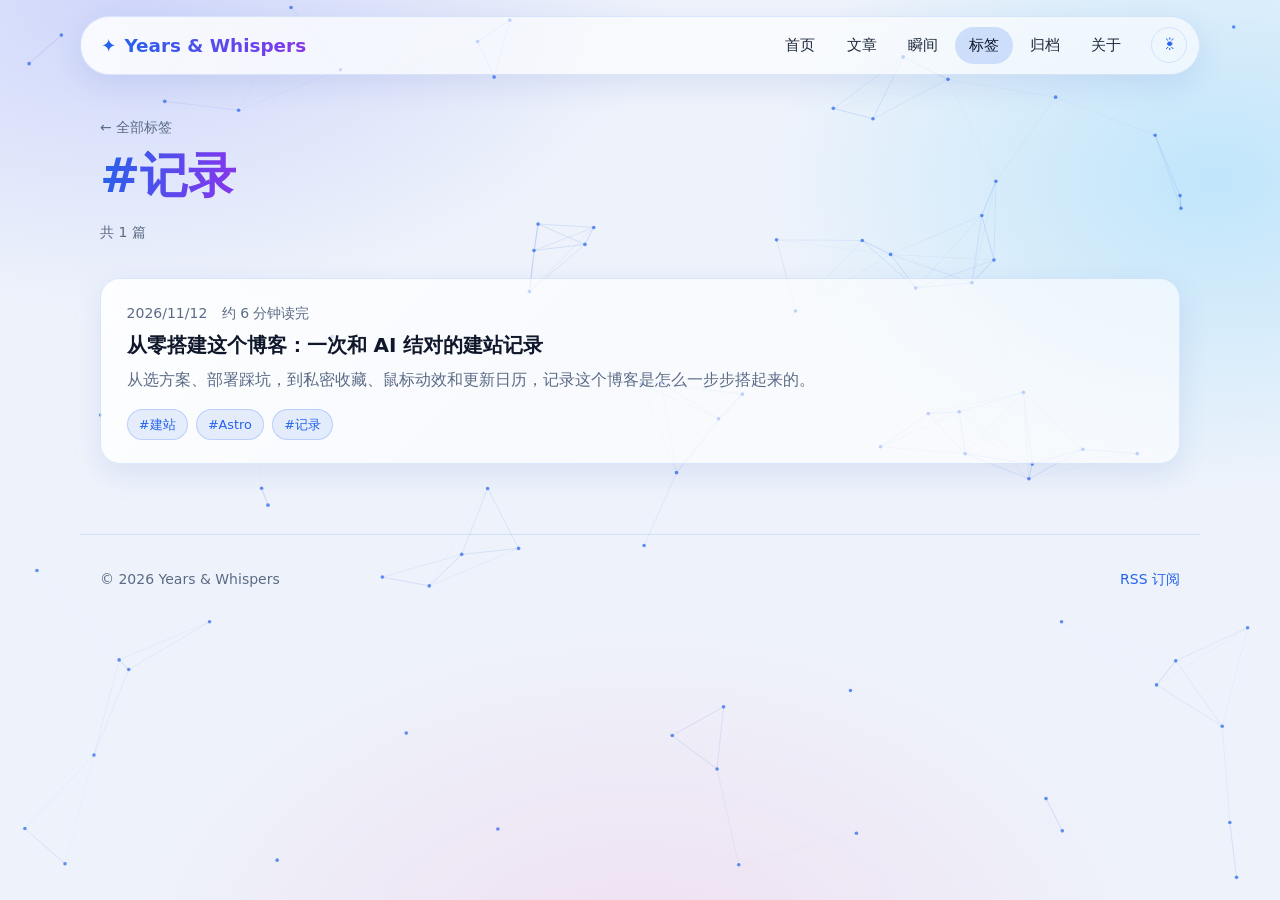
<file: tags/记录/index.html>
<!DOCTYPE html><html lang="zh-CN" data-theme="dark" data-astro-cid-z4jru4n3><head><meta charset="utf-8"><meta name="viewport" content="width=device-width, initial-scale=1"><meta name="description" content="记录想法、代码与生活的角落"><meta name="theme-color" content="#070b1a" media="(prefers-color-scheme: dark)"><meta name="theme-color" content="#eef3fb" media="(prefers-color-scheme: light)"><link rel="canonical" href="https://yyyyyyyyyezi.github.io/tags/%E8%AE%B0%E5%BD%95/"><link rel="icon" type="image/svg+xml" href="/favicon.svg"><link rel="alternate" type="application/rss+xml" title="Years &amp; Whispers" href="/rss.xml"><!-- Open Graph / 社交分享 --><meta property="og:type" content="website"><meta property="og:site_name" content="Years &amp; Whispers"><meta property="og:title" content="#记录 | Years &amp; Whispers"><meta property="og:description" content="记录想法、代码与生活的角落"><meta property="og:url" content="https://yyyyyyyyyezi.github.io/tags/%E8%AE%B0%E5%BD%95/"><!-- 社交分享图：把 1200×630 的图片放到 public/og-image.jpg 后取消下面这行注释 --><!-- <meta property="og:image" content="/og-image.jpg" /> --><!-- Twitter Card --><meta name="twitter:card" content="summary"><meta name="twitter:title" content="#记录 | Years &amp; Whispers"><meta name="twitter:description" content="记录想法、代码与生活的角落"><title>#记录 | Years &amp; Whispers</title><!-- 在页面绘制前确定主题，避免先闪一下深色再变浅色 --><script>
      (() => {
        let theme = 'dark';
        try {
          const saved = localStorage.getItem('theme');
          if (saved === 'light' || saved === 'dark') theme = saved;
          else if (matchMedia('(prefers-color-scheme: light)').matches) theme = 'light';
        } catch {}
        document.documentElement.dataset.theme = theme;
      })();
    </script><link rel="stylesheet" href="/_astro/BaseLayout.ELnf-x5w.css"><style>.entry-list[data-astro-cid-ospazmtw]{gap:1.1rem;margin:0;padding:0;list-style:none;display:grid}.entry[data-astro-cid-ospazmtw]{animation:rise-in .6s var(--ease-out-expo) both;animation-delay:var(--delay);padding:1.4rem 1.6rem}@keyframes rise-in{0%{opacity:0;translate:0 18px}}.entry-link[data-astro-cid-ospazmtw]{z-index:1;border-radius:inherit;position:absolute;inset:0}.entry-tags[data-astro-cid-ospazmtw]{z-index:2;margin-top:.9rem;position:relative}.entry-title[data-astro-cid-ospazmtw]{transition:color var(--duration-fast);margin:.35rem 0 0;font-size:1.25rem}.entry[data-astro-cid-ospazmtw]:hover .entry-title[data-astro-cid-ospazmtw]{color:var(--accent)}.entry-desc[data-astro-cid-ospazmtw]{color:var(--muted);margin:.5rem 0 0}.empty[data-astro-cid-ospazmtw]{text-align:center}
.page-head[data-astro-cid-aezt6mnq]{margin:1.5rem 0 2rem}.page-head[data-astro-cid-aezt6mnq] h1[data-astro-cid-aezt6mnq]{margin:.25rem 0;font-size:clamp(2rem,1.5rem + 2vw,3rem)}
</style></head><body data-astro-cid-z4jru4n3><a class="skip-link" href="#main-content" data-astro-cid-z4jru4n3>跳转到正文</a><canvas id="fx-background" class="fx-canvas" aria-hidden="true" data-astro-cid-z4jru4n3></canvas><canvas id="fx-overlay" class="fx-canvas" aria-hidden="true" data-astro-cid-z4jru4n3></canvas><div class="fx-cursor-dot" aria-hidden="true" data-astro-cid-z4jru4n3></div><div class="fx-cursor-ring" aria-hidden="true" data-astro-cid-z4jru4n3></div><header class="site-header" data-astro-cid-z4jru4n3><nav class="nav glass container" aria-label="主导航" data-astro-cid-z4jru4n3><a class="logo" href="/" data-astro-cid-z4jru4n3><span class="logo-mark" data-astro-cid-z4jru4n3>✦</span><span class="gradient-text" data-astro-cid-z4jru4n3>Years &amp; Whispers</span></a><ul class="nav-links" data-astro-cid-z4jru4n3><li data-astro-cid-z4jru4n3><a href="/" data-astro-cid-z4jru4n3>首页</a></li><li data-astro-cid-z4jru4n3><a href="/posts/" data-astro-cid-z4jru4n3>文章</a></li><li data-astro-cid-z4jru4n3><a href="/whispers/" data-astro-cid-z4jru4n3>瞬间</a></li><li data-astro-cid-z4jru4n3><a href="/tags/" aria-current="page" data-astro-cid-z4jru4n3>标签</a></li><li data-astro-cid-z4jru4n3><a href="/archive/" data-astro-cid-z4jru4n3>归档</a></li><li data-astro-cid-z4jru4n3><a href="/about/" data-astro-cid-z4jru4n3>关于</a></li></ul><button class="theme-toggle" type="button" data-theme-toggle aria-label="切换深浅色" data-astro-cid-z4jru4n3><span class="icon-sun" aria-hidden="true" data-astro-cid-z4jru4n3>☀</span><span class="icon-moon" aria-hidden="true" data-astro-cid-z4jru4n3>☾</span></button></nav></header><main id="main-content" class="container" tabindex="-1" data-astro-cid-z4jru4n3><header class="page-head" data-astro-cid-aezt6mnq><a class="meta" href="/tags/" data-astro-cid-aezt6mnq>← 全部标签</a><h1 data-astro-cid-aezt6mnq><span class="gradient-text" data-astro-cid-aezt6mnq>#记录</span></h1><p class="meta" data-astro-cid-aezt6mnq>共 1 篇</p></header><ul class="entry-list" data-astro-cid-ospazmtw><li class="entry glass tilt" style="--delay: 0ms" data-astro-cid-ospazmtw><a class="entry-link" href="/posts/2026-11-12-从零搭建这个博客/" aria-label="从零搭建这个博客：一次和 AI 结对的建站记录" data-astro-cid-ospazmtw></a><div class="meta" data-astro-cid-ospazmtw><time datetime="2026-11-12T00:00:00.000Z" data-astro-cid-ospazmtw>2026/11/12</time><span data-astro-cid-ospazmtw>约 6 分钟读完</span></div><h2 class="entry-title" data-astro-cid-ospazmtw>从零搭建这个博客：一次和 AI 结对的建站记录</h2><p class="entry-desc" data-astro-cid-ospazmtw>从选方案、部署踩坑，到私密收藏、鼠标动效和更新日历，记录这个博客是怎么一步步搭起来的。</p><div class="chip-list entry-tags" data-astro-cid-ospazmtw><a class="chip" href="/tags/建站/" data-astro-cid-ospazmtw>#建站</a><a class="chip" href="/tags/astro/" data-astro-cid-ospazmtw>#Astro</a><a class="chip" href="/tags/记录/" data-astro-cid-ospazmtw>#记录</a></div></li></ul></main><footer class="site-footer container" data-astro-cid-z4jru4n3><span data-astro-cid-z4jru4n3>© 2026 Years &amp; Whispers</span><a href="/rss.xml" data-astro-cid-z4jru4n3>RSS 订阅</a></footer><script type="module" src="/_astro/BaseLayout.astro_astro_type_script_index_0_lang.C8DNUoD6.js"></script></body></html>
</file>
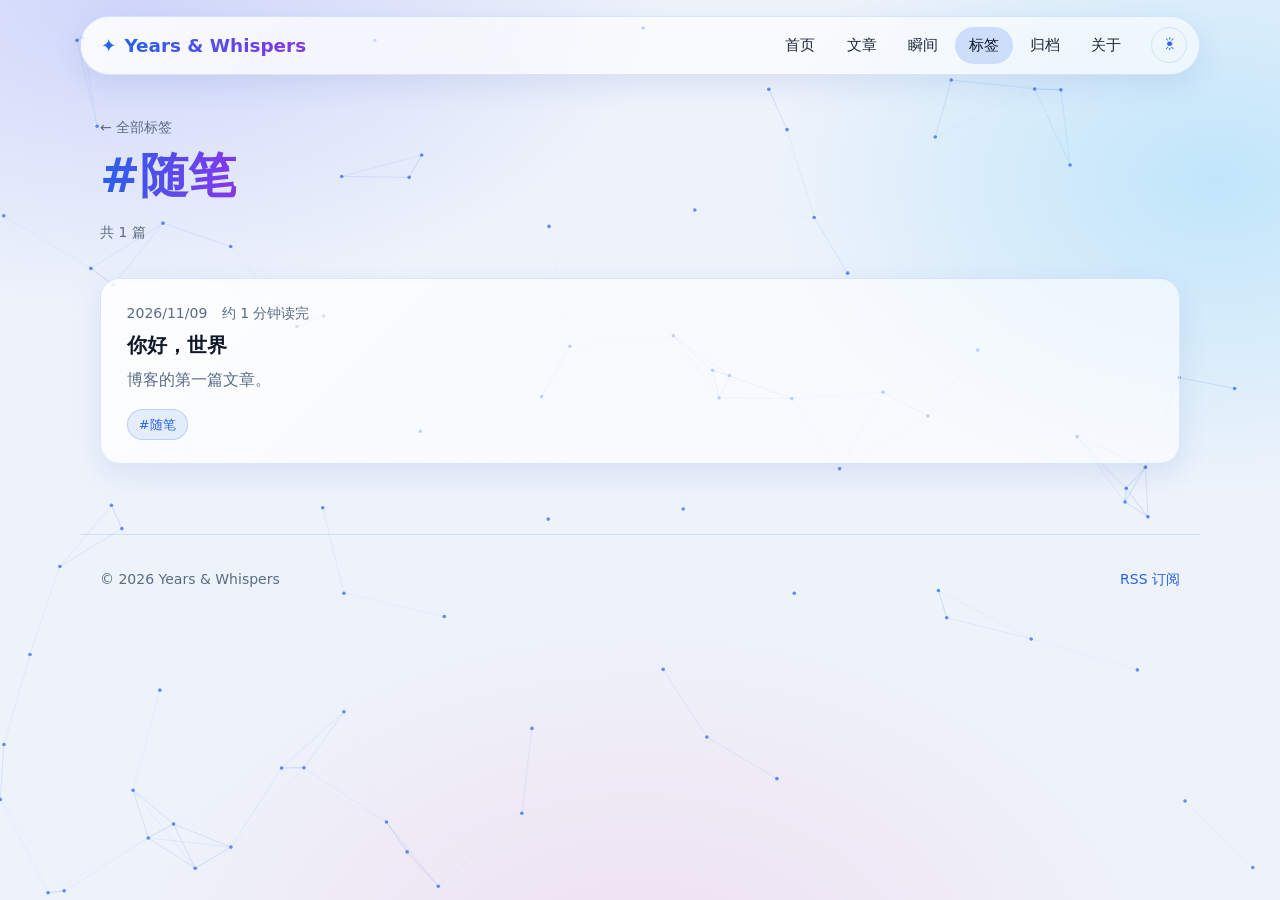
<file: tags/随笔/index.html>
<!DOCTYPE html><html lang="zh-CN" data-theme="dark" data-astro-cid-z4jru4n3><head><meta charset="utf-8"><meta name="viewport" content="width=device-width, initial-scale=1"><meta name="description" content="记录想法、代码与生活的角落"><meta name="theme-color" content="#070b1a" media="(prefers-color-scheme: dark)"><meta name="theme-color" content="#eef3fb" media="(prefers-color-scheme: light)"><link rel="canonical" href="https://yyyyyyyyyezi.github.io/tags/%E9%9A%8F%E7%AC%94/"><link rel="icon" type="image/svg+xml" href="/favicon.svg"><link rel="alternate" type="application/rss+xml" title="Years &amp; Whispers" href="/rss.xml"><!-- Open Graph / 社交分享 --><meta property="og:type" content="website"><meta property="og:site_name" content="Years &amp; Whispers"><meta property="og:title" content="#随笔 | Years &amp; Whispers"><meta property="og:description" content="记录想法、代码与生活的角落"><meta property="og:url" content="https://yyyyyyyyyezi.github.io/tags/%E9%9A%8F%E7%AC%94/"><!-- 社交分享图：把 1200×630 的图片放到 public/og-image.jpg 后取消下面这行注释 --><!-- <meta property="og:image" content="/og-image.jpg" /> --><!-- Twitter Card --><meta name="twitter:card" content="summary"><meta name="twitter:title" content="#随笔 | Years &amp; Whispers"><meta name="twitter:description" content="记录想法、代码与生活的角落"><title>#随笔 | Years &amp; Whispers</title><!-- 在页面绘制前确定主题，避免先闪一下深色再变浅色 --><script>
      (() => {
        let theme = 'dark';
        try {
          const saved = localStorage.getItem('theme');
          if (saved === 'light' || saved === 'dark') theme = saved;
          else if (matchMedia('(prefers-color-scheme: light)').matches) theme = 'light';
        } catch {}
        document.documentElement.dataset.theme = theme;
      })();
    </script><link rel="stylesheet" href="/_astro/BaseLayout.ELnf-x5w.css"><style>.entry-list[data-astro-cid-ospazmtw]{gap:1.1rem;margin:0;padding:0;list-style:none;display:grid}.entry[data-astro-cid-ospazmtw]{animation:rise-in .6s var(--ease-out-expo) both;animation-delay:var(--delay);padding:1.4rem 1.6rem}@keyframes rise-in{0%{opacity:0;translate:0 18px}}.entry-link[data-astro-cid-ospazmtw]{z-index:1;border-radius:inherit;position:absolute;inset:0}.entry-tags[data-astro-cid-ospazmtw]{z-index:2;margin-top:.9rem;position:relative}.entry-title[data-astro-cid-ospazmtw]{transition:color var(--duration-fast);margin:.35rem 0 0;font-size:1.25rem}.entry[data-astro-cid-ospazmtw]:hover .entry-title[data-astro-cid-ospazmtw]{color:var(--accent)}.entry-desc[data-astro-cid-ospazmtw]{color:var(--muted);margin:.5rem 0 0}.empty[data-astro-cid-ospazmtw]{text-align:center}
.page-head[data-astro-cid-aezt6mnq]{margin:1.5rem 0 2rem}.page-head[data-astro-cid-aezt6mnq] h1[data-astro-cid-aezt6mnq]{margin:.25rem 0;font-size:clamp(2rem,1.5rem + 2vw,3rem)}
</style></head><body data-astro-cid-z4jru4n3><a class="skip-link" href="#main-content" data-astro-cid-z4jru4n3>跳转到正文</a><canvas id="fx-background" class="fx-canvas" aria-hidden="true" data-astro-cid-z4jru4n3></canvas><canvas id="fx-overlay" class="fx-canvas" aria-hidden="true" data-astro-cid-z4jru4n3></canvas><div class="fx-cursor-dot" aria-hidden="true" data-astro-cid-z4jru4n3></div><div class="fx-cursor-ring" aria-hidden="true" data-astro-cid-z4jru4n3></div><header class="site-header" data-astro-cid-z4jru4n3><nav class="nav glass container" aria-label="主导航" data-astro-cid-z4jru4n3><a class="logo" href="/" data-astro-cid-z4jru4n3><span class="logo-mark" data-astro-cid-z4jru4n3>✦</span><span class="gradient-text" data-astro-cid-z4jru4n3>Years &amp; Whispers</span></a><ul class="nav-links" data-astro-cid-z4jru4n3><li data-astro-cid-z4jru4n3><a href="/" data-astro-cid-z4jru4n3>首页</a></li><li data-astro-cid-z4jru4n3><a href="/posts/" data-astro-cid-z4jru4n3>文章</a></li><li data-astro-cid-z4jru4n3><a href="/whispers/" data-astro-cid-z4jru4n3>瞬间</a></li><li data-astro-cid-z4jru4n3><a href="/tags/" aria-current="page" data-astro-cid-z4jru4n3>标签</a></li><li data-astro-cid-z4jru4n3><a href="/archive/" data-astro-cid-z4jru4n3>归档</a></li><li data-astro-cid-z4jru4n3><a href="/about/" data-astro-cid-z4jru4n3>关于</a></li></ul><button class="theme-toggle" type="button" data-theme-toggle aria-label="切换深浅色" data-astro-cid-z4jru4n3><span class="icon-sun" aria-hidden="true" data-astro-cid-z4jru4n3>☀</span><span class="icon-moon" aria-hidden="true" data-astro-cid-z4jru4n3>☾</span></button></nav></header><main id="main-content" class="container" tabindex="-1" data-astro-cid-z4jru4n3><header class="page-head" data-astro-cid-aezt6mnq><a class="meta" href="/tags/" data-astro-cid-aezt6mnq>← 全部标签</a><h1 data-astro-cid-aezt6mnq><span class="gradient-text" data-astro-cid-aezt6mnq>#随笔</span></h1><p class="meta" data-astro-cid-aezt6mnq>共 1 篇</p></header><ul class="entry-list" data-astro-cid-ospazmtw><li class="entry glass tilt" style="--delay: 0ms" data-astro-cid-ospazmtw><a class="entry-link" href="/posts/hello-world/" aria-label="你好，世界" data-astro-cid-ospazmtw></a><div class="meta" data-astro-cid-ospazmtw><time datetime="2026-11-09T00:00:00.000Z" data-astro-cid-ospazmtw>2026/11/09</time><span data-astro-cid-ospazmtw>约 1 分钟读完</span></div><h2 class="entry-title" data-astro-cid-ospazmtw>你好，世界</h2><p class="entry-desc" data-astro-cid-ospazmtw>博客的第一篇文章。</p><div class="chip-list entry-tags" data-astro-cid-ospazmtw><a class="chip" href="/tags/随笔/" data-astro-cid-ospazmtw>#随笔</a></div></li></ul></main><footer class="site-footer container" data-astro-cid-z4jru4n3><span data-astro-cid-z4jru4n3>© 2026 Years &amp; Whispers</span><a href="/rss.xml" data-astro-cid-z4jru4n3>RSS 订阅</a></footer><script type="module" src="/_astro/BaseLayout.astro_astro_type_script_index_0_lang.C8DNUoD6.js"></script></body></html>
</file>
<file: _astro/BaseLayout.ELnf-x5w.css>
:root,html[data-theme=dark]{color-scheme:dark;--bg:#070b1a;--bg-glow-1:#5865f247;--bg-glow-2:#38bdf833;--bg-glow-3:#ec489924;--fg:#e2e8f5;--fg-strong:#fff;--muted:#8d9ab5;--accent:#7cc4ff;--accent-2:#a78bfa;--accent-3:#f472b6;--glass:#121a348c;--glass-border:#94bbff29;--glass-highlight:#ffffff0f;--shadow:0 10px 40px #00000073;--shadow-hover:0 14px 42px #3878ff26;--code-bg:#00000059;--fx-rgb:124, 196, 255;--cal-0:#94a3b81f;--cal-1:#7dd3fc;--cal-2:#38bdf8;--cal-3:#0284c7;--cal-4:#1e40af}html[data-theme=light]{color-scheme:light;--bg:#eef3fb;--bg-glow-1:#818cf847;--bg-glow-2:#38bdf840;--bg-glow-3:#f472b629;--fg:#1e293b;--fg-strong:#0f172a;--muted:#5b6b85;--accent:#2563eb;--accent-2:#7c3aed;--accent-3:#db2777;--glass:#fff9;--glass-border:#2563eb24;--glass-highlight:#ffffffb3;--shadow:0 10px 30px #1e40af1a;--shadow-hover:0 18px 45px #2563eb33;--code-bg:#0f172a;--fx-rgb:37, 99, 235;--cal-0:#64748b24;--cal-1:#7dd3fc;--cal-2:#38bdf8;--cal-3:#0284c7;--cal-4:#1e3a8a}:root{--max-width:1120px;--radius-lg:20px;--radius-md:14px;--radius-pill:999px;--space-section:clamp(2.5rem, 2rem + 3vw, 5rem);--text-hero:clamp(2.4rem, 1.4rem + 4vw, 4.4rem);--duration-fast:.16s;--duration-normal:.32s;--ease-out-expo:cubic-bezier(.16, 1, .3, 1);font-family:system-ui,-apple-system,PingFang SC,Hiragino Sans GB,Microsoft YaHei,sans-serif}*{box-sizing:border-box}html{scroll-behavior:smooth}body{min-height:100vh;color:var(--fg);background:radial-gradient(60vw 50vh at 10% 0%, var(--bg-glow-1), transparent 70%), radial-gradient(50vw 50vh at 95% 20%, var(--bg-glow-2), transparent 70%), radial-gradient(60vw 60vh at 50% 110%, var(--bg-glow-3), transparent 70%), var(--bg);background-attachment:fixed;margin:0;line-height:1.8}@media (width<=900px){body{background-attachment:scroll}}a{color:var(--accent);transition:color var(--duration-fast);text-decoration:none}a:hover{color:var(--accent-2)}:focus-visible{outline:2px solid var(--accent);outline-offset:3px;border-radius:6px}::selection{background:rgba(var(--fx-rgb), .35)}h1,h2,h3{color:var(--fg-strong);line-height:1.3}.container{z-index:1;max-width:var(--max-width);margin:0 auto;padding:0 1.25rem;position:relative}main.container{padding-bottom:var(--space-section)}.layout-with-sidebar{grid-template-columns:minmax(0,1fr) 300px;align-items:start;gap:2rem;display:grid}.sidebar{gap:1.25rem;display:grid;position:sticky;top:6rem}@media (width<=900px){.layout-with-sidebar{grid-template-columns:1fr}.sidebar{position:static}}.section{margin-top:var(--space-section)}.section-title{align-items:center;gap:.6rem;margin:0 0 1.25rem;font-size:1.3rem;display:flex}.section-title:before{content:"";background:linear-gradient(var(--accent), var(--accent-2));border-radius:3px;width:6px;height:1.2em}.glass{background:linear-gradient(135deg, var(--glass-highlight), transparent 40%), var(--glass);border:1px solid var(--glass-border);border-radius:var(--radius-lg);box-shadow:var(--shadow);-webkit-backdrop-filter:blur(14px)saturate(140%);position:relative}.glass-pad{padding:1.5rem 1.75rem}.tilt{--lift:0px;transform:translateY(var(--lift));transition:transform var(--duration-normal) var(--ease-out-expo), box-shadow var(--duration-normal), border-color var(--duration-normal)}.tilt:hover{--lift:-3px;box-shadow:var(--shadow-hover);border-color:rgba(var(--fx-rgb), .25)}.gradient-text{background:linear-gradient(100deg, var(--accent) 0%, var(--accent-2) 45%, var(--accent-3) 100%);color:#0000;background-size:200%;-webkit-background-clip:text;background-clip:text;animation:8s ease-in-out infinite alternate gradient-shift}@keyframes gradient-shift{to{background-position:100%}}.meta{color:var(--muted);flex-wrap:wrap;align-items:center;gap:.35rem .9rem;font-size:.875rem;display:flex}.chip{border-radius:var(--radius-pill);color:var(--accent);background:rgba(var(--fx-rgb), .1);border:1px solid rgba(var(--fx-rgb), .22);transition:background var(--duration-fast), transform var(--duration-fast);align-items:center;gap:.35rem;padding:.2rem .7rem;font-size:.8rem;display:inline-flex}a.chip:hover{color:var(--accent);background:rgba(var(--fx-rgb), .2);transform:translateY(-1px)}.chip-count{opacity:.7;font-size:.75em}.chip-list{flex-wrap:wrap;gap:.5rem;display:flex}.badge-private{color:#f59e0b;font-size:.8rem}.btn{border-radius:var(--radius-pill);color:#fff;background:linear-gradient(100deg, var(--accent), var(--accent-2));box-shadow:0 6px 20px rgba(var(--fx-rgb), .3);transition:transform var(--duration-fast), box-shadow var(--duration-fast);align-items:center;gap:.4rem;padding:.55rem 1.1rem;font-size:.9rem;font-weight:600;display:inline-flex}.btn:hover{color:#fff;box-shadow:0 10px 28px rgba(var(--fx-rgb), .45);transform:translateY(-2px)}.btn-ghost{color:var(--fg);background:var(--glass);border:1px solid var(--glass-border);box-shadow:none}.btn-ghost:hover{color:var(--accent);box-shadow:none}.prose{overflow-wrap:break-word;font-size:1.05rem}.prose h2{border-bottom:1px solid var(--glass-border);margin-top:2.2em;padding-bottom:.3em;scroll-margin-top:6rem}.prose h3{margin-top:1.8em;scroll-margin-top:6rem}.prose img{border-radius:var(--radius-md);max-width:100%;height:auto}.prose pre{border-radius:var(--radius-md);padding:1rem 1.25rem;overflow-x:auto;background:var(--code-bg)!important}.prose :not(pre)>code{background:rgba(var(--fx-rgb), .12);border-radius:6px;padding:.1em .4em;font-size:.9em}.prose blockquote{border-left:4px solid var(--accent);border-radius:0 var(--radius-md) var(--radius-md) 0;background:rgba(var(--fx-rgb), .07);color:var(--muted);margin:1.5rem 0;padding:.75rem 1.25rem}.prose hr{background:linear-gradient(90deg, transparent, var(--glass-border), transparent);border:none;height:1px;margin:2.5rem 0}.prose table{border-collapse:collapse;width:100%}.prose th,.prose td{border:1px solid var(--glass-border);padding:.5rem .75rem}.fx-canvas{pointer-events:none;width:100%;height:100%;position:fixed;inset:0}#fx-background{z-index:0}#fx-overlay{z-index:9998}.fx-cursor-dot,.fx-cursor-ring{pointer-events:none;z-index:9999;opacity:0;border-radius:50%;transition:opacity .2s,scale .25s,background .25s;position:fixed;top:0;left:0}.fx-cursor-dot{background:var(--accent);width:6px;height:6px;margin:-3px 0 0 -3px}.fx-cursor-ring{border:1.5px solid var(--accent);width:34px;height:34px;margin:-17px 0 0 -17px}.fx-cursor-ring.is-hover{background:rgba(var(--fx-rgb), .12);scale:1.65}html.fx-has-cursor .fx-cursor-dot,html.fx-has-cursor .fx-cursor-ring{opacity:1}html.fx-cursor-hidden .fx-cursor-dot,html.fx-cursor-hidden .fx-cursor-ring{opacity:0}html.fx-has-cursor,html.fx-has-cursor *{cursor:none!important}html.fx-has-cursor input,html.fx-has-cursor textarea,html.fx-has-cursor [contenteditable=true]{cursor:text!important}@media (prefers-reduced-motion:reduce){html{scroll-behavior:auto}*,:before,:after{transition:none!important;animation:none!important}.tilt{transform:none!important}}.skip-link[data-astro-cid-z4jru4n3]{z-index:200;border-radius:var(--radius-pill);background:var(--accent);color:#fff;transition:top var(--duration-fast);padding:.6rem 1.1rem;font-weight:600;position:fixed;top:-100px;left:1rem}.skip-link[data-astro-cid-z4jru4n3]:focus{top:1rem}main[data-astro-cid-z4jru4n3]:focus{outline:none}.site-header[data-astro-cid-z4jru4n3]{z-index:50;padding:1rem 0;position:sticky;top:0}.nav[data-astro-cid-z4jru4n3]{border-radius:var(--radius-pill);align-items:center;gap:1rem;padding:.6rem .75rem .6rem 1.25rem;display:flex}.logo[data-astro-cid-z4jru4n3]{white-space:nowrap;align-items:center;gap:.5rem;font-size:1.15rem;font-weight:800;display:inline-flex}.logo-mark[data-astro-cid-z4jru4n3]{color:var(--accent);animation:3s ease-in-out infinite twinkle;display:inline-block}@keyframes twinkle{50%{opacity:.4;transform:rotate(45deg)scale(.85)}}.nav-links[data-astro-cid-z4jru4n3]{gap:.25rem;margin:0 0 0 auto;padding:0;list-style:none;display:flex;overflow-x:auto}.nav-links[data-astro-cid-z4jru4n3] a[data-astro-cid-z4jru4n3]{border-radius:var(--radius-pill);color:var(--fg);white-space:nowrap;transition:background var(--duration-fast), color var(--duration-fast);padding:.35rem .85rem;font-size:.92rem;display:block}.nav-links[data-astro-cid-z4jru4n3] a[data-astro-cid-z4jru4n3]:hover{color:var(--accent);background:rgba(var(--fx-rgb), .1)}.nav-links[data-astro-cid-z4jru4n3] a[data-astro-cid-z4jru4n3][aria-current=page]{color:var(--fg-strong);background:rgba(var(--fx-rgb), .18)}.theme-toggle[data-astro-cid-z4jru4n3]{border:1px solid var(--glass-border);width:2.25rem;height:2.25rem;color:var(--accent);cursor:pointer;transition:transform var(--duration-normal) var(--ease-out-expo), background var(--duration-fast);background:0 0;border-radius:50%;flex:none;place-items:center;font-size:1.05rem;display:grid}.theme-toggle[data-astro-cid-z4jru4n3]:hover{background:rgba(var(--fx-rgb), .12);transform:rotate(20deg)}.theme-toggle[data-astro-cid-z4jru4n3]>span[data-astro-cid-z4jru4n3]{transition:opacity var(--duration-normal), transform var(--duration-normal);grid-area:1/1}html[data-theme=dark] .icon-sun[data-astro-cid-z4jru4n3],html[data-theme=light] .icon-moon[data-astro-cid-z4jru4n3]{opacity:0;transform:scale(.5)rotate(-90deg)}.site-footer[data-astro-cid-z4jru4n3]{border-top:1px solid var(--glass-border);color:var(--muted);justify-content:space-between;gap:1rem;padding-top:2rem;padding-bottom:3rem;font-size:.875rem;display:flex}.reading-progress[data-astro-cid-z4jru4n3]{z-index:100;transform-origin:0;background:linear-gradient(90deg, var(--accent), var(--accent-2), var(--accent-3));height:3px;box-shadow:0 0 10px rgba(var(--fx-rgb), .6);position:fixed;top:0;left:0;right:0;transform:scaleX(0)}@media (width<=640px){.nav[data-astro-cid-z4jru4n3]{border-radius:var(--radius-lg);flex-wrap:wrap}.nav-links[data-astro-cid-z4jru4n3]{order:3;width:100%;margin:0}}
</file>
